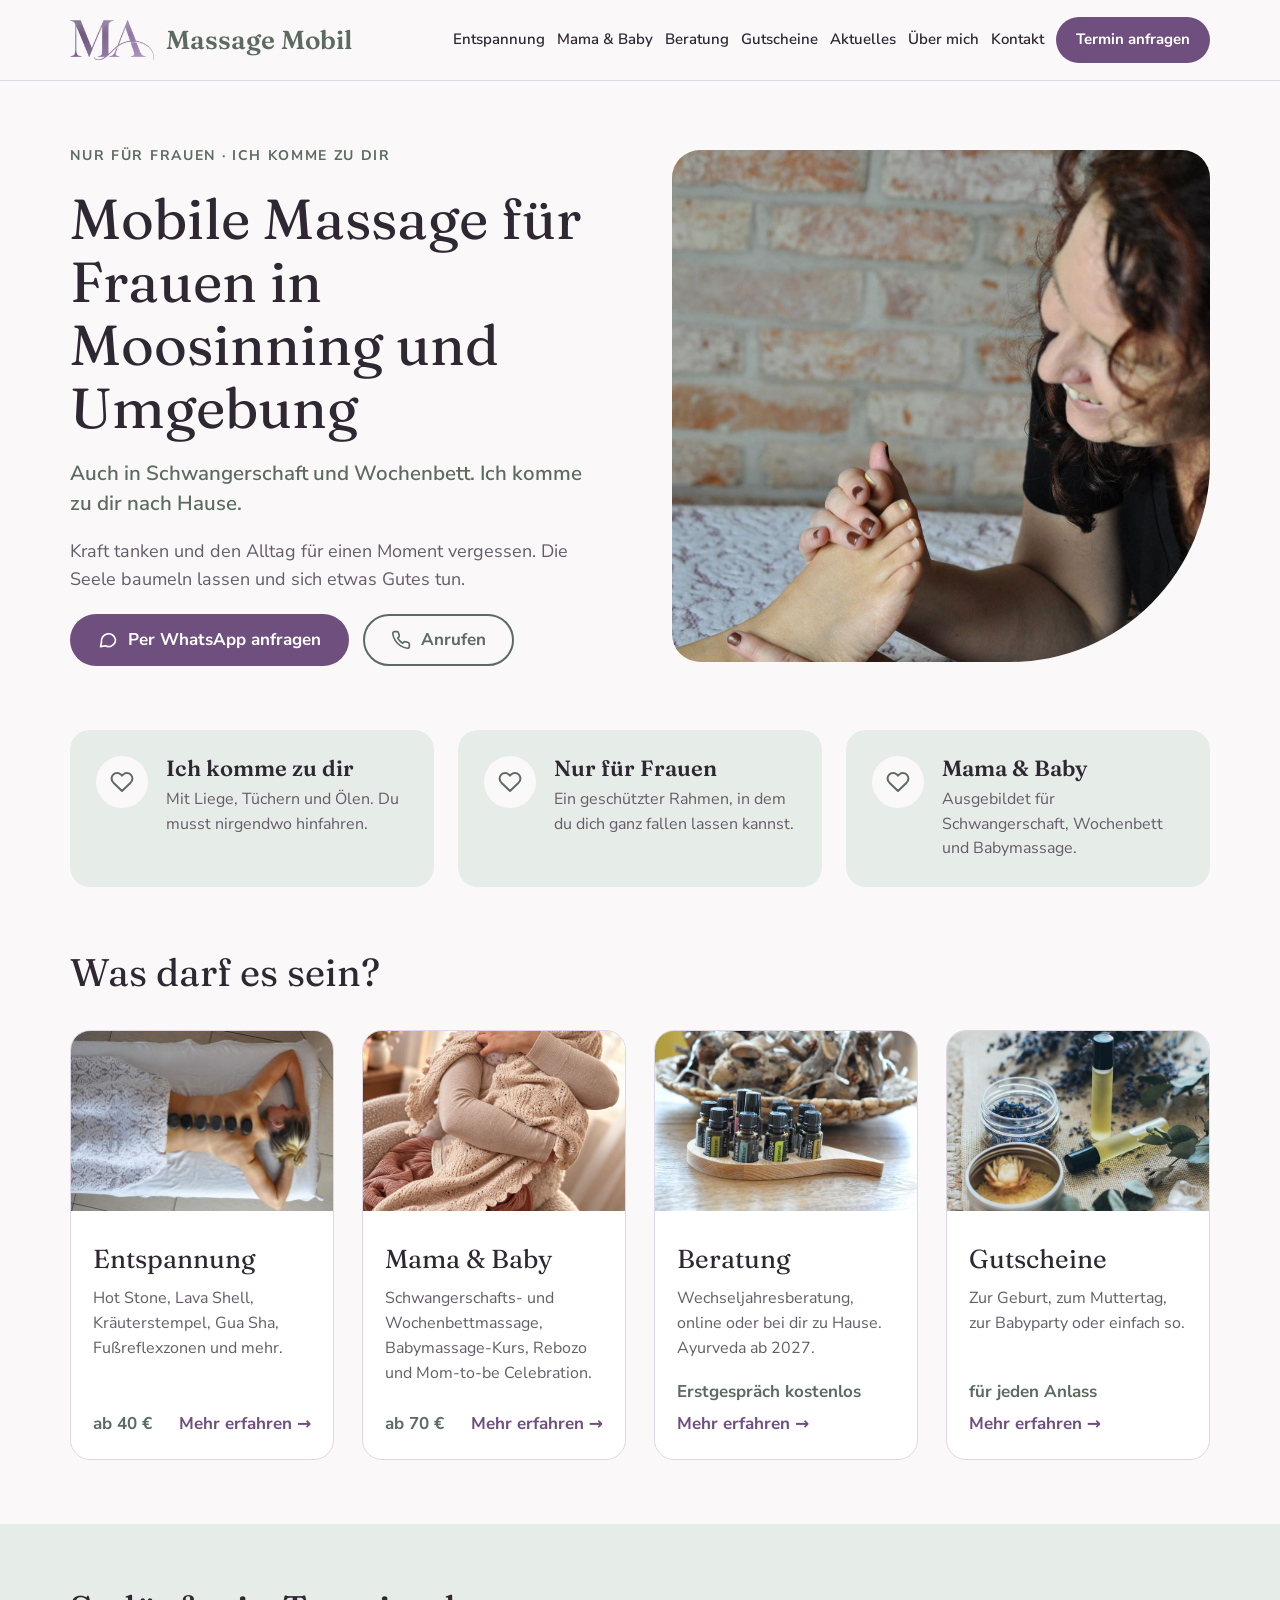
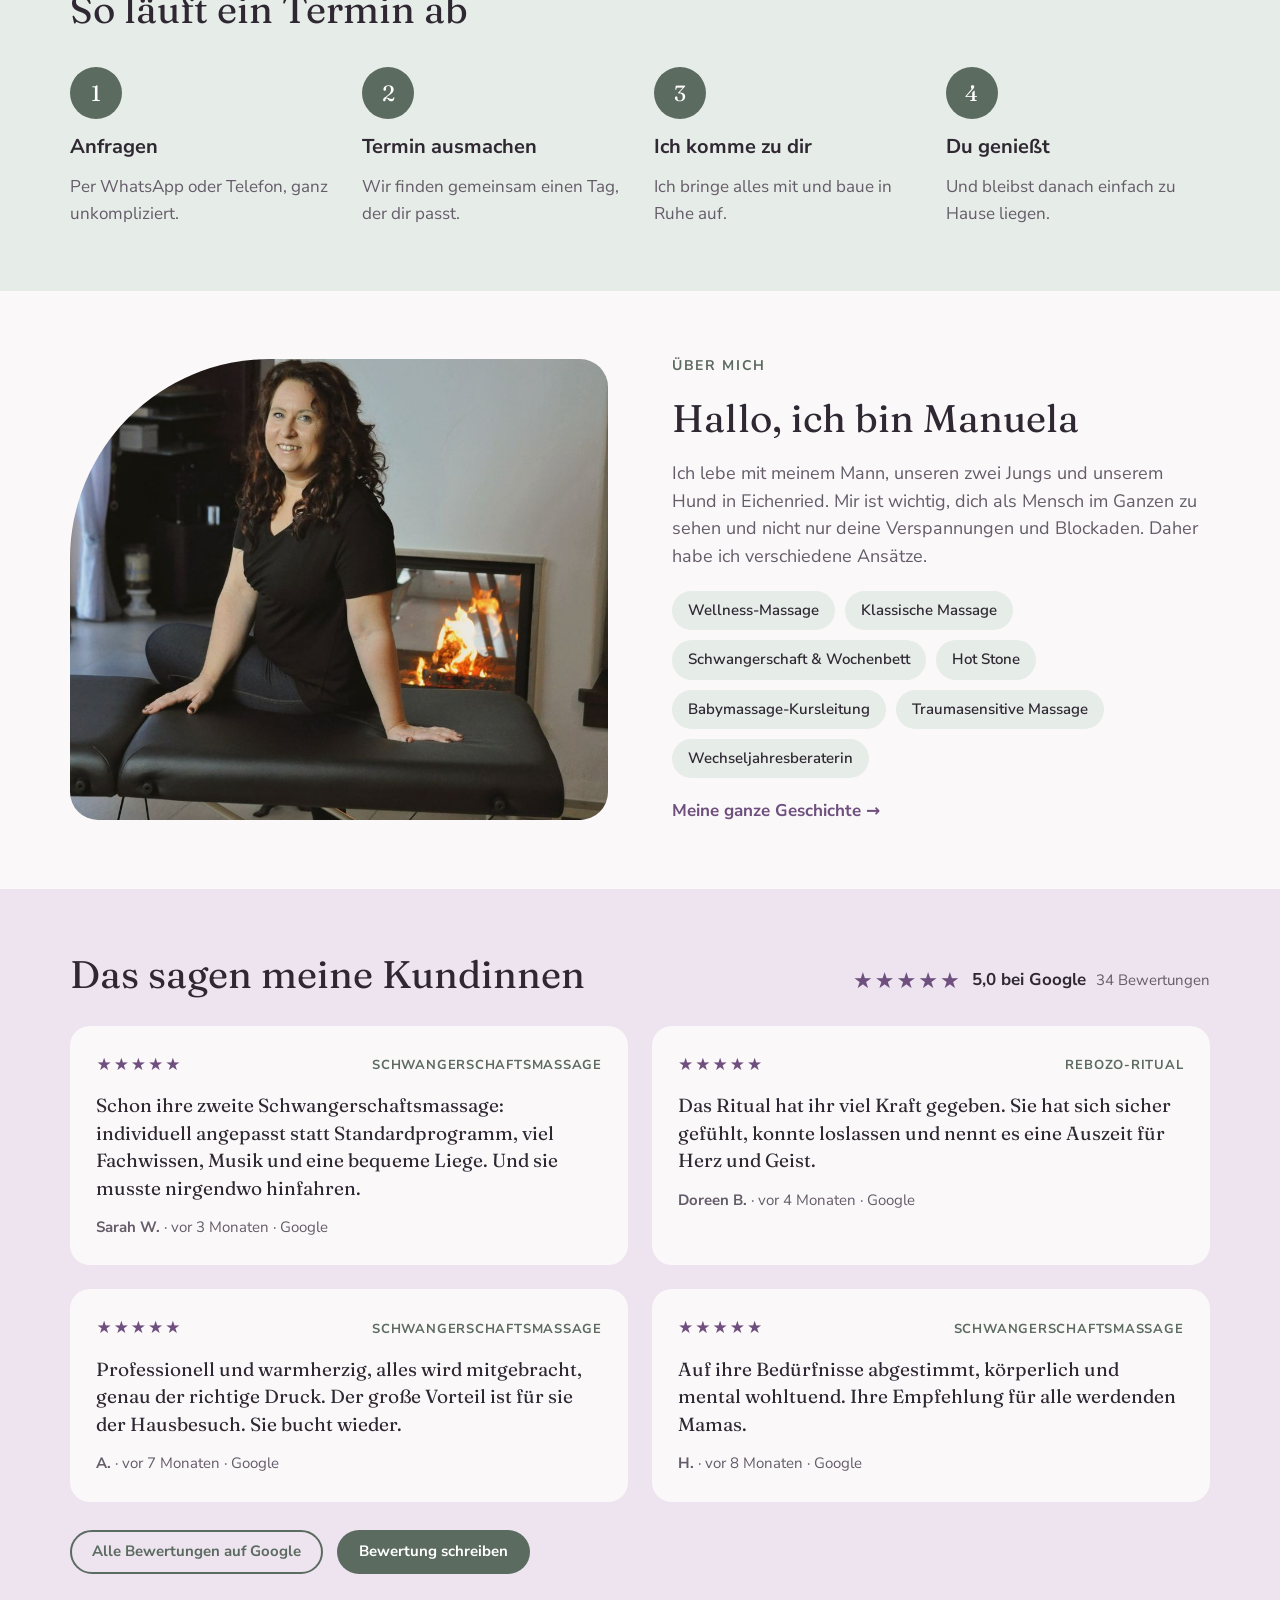
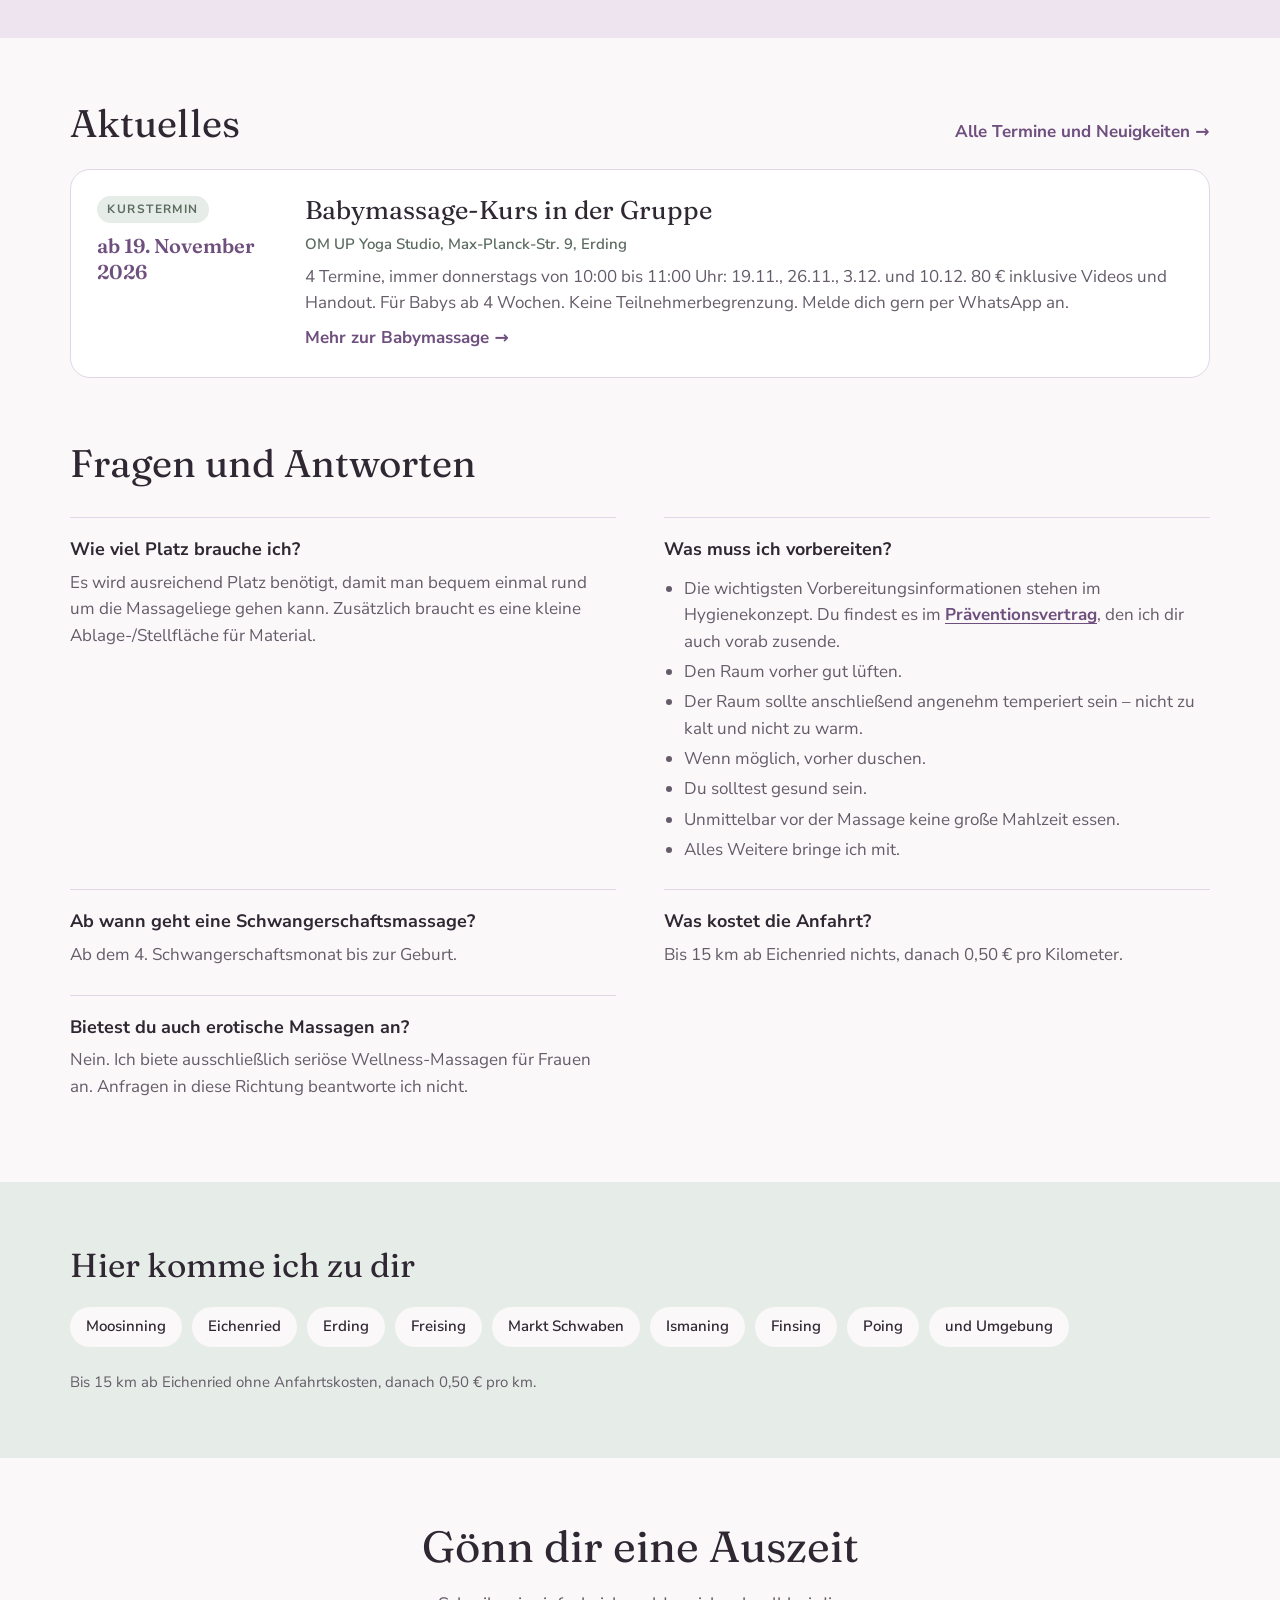
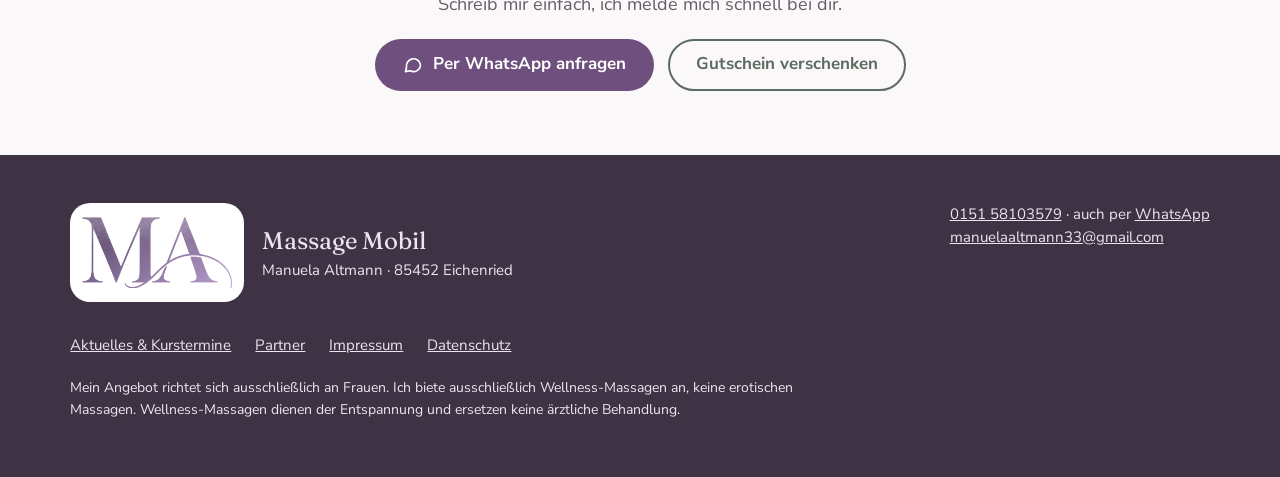
<file: index.html>
<!doctype html>
<html lang="de">
<head>
<meta charset="utf-8">
<meta name="viewport" content="width=device-width, initial-scale=1">
<meta name="robots" content="noindex, nofollow">
<title>Mobile Massage für Frauen in Moosinning · Massage Mobil</title>
<meta name="description" content="Mobile Wellness-Massage nur für Frauen in Moosinning, Erding und Umgebung. Auch Schwangerschafts- und Wochenbettmassage. Manuela kommt zu dir nach Hause.">
<link rel="icon" type="image/png" sizes="192x192" href="bilder/favicon-192.png?v=a40c451e">
<link rel="apple-touch-icon" href="bilder/apple-touch-icon.png?v=20e45960">
<link rel="preload" href="fonts/fraunces-latin-400-normal.woff2" as="font" type="font/woff2" crossorigin>
<link rel="preload" href="fonts/nunito-sans-latin-400-normal.woff2" as="font" type="font/woff2" crossorigin>
<link rel="stylesheet" href="style.css?v=232ca239">
<link rel="canonical" href="https://www.massage-mobil.eu/">
<meta property="og:type" content="website">
<meta property="og:site_name" content="Massage Mobil">
<meta property="og:locale" content="de_DE">
<meta property="og:title" content="Mobile Massage für Frauen in Moosinning · Massage Mobil">
<meta property="og:description" content="Mobile Wellness-Massage nur für Frauen in Moosinning, Erding und Umgebung. Auch Schwangerschafts- und Wochenbettmassage. Manuela kommt zu dir nach Hause.">
<meta property="og:url" content="https://www.massage-mobil.eu/">
<meta property="og:image" content="https://www.massage-mobil.eu/bilder/manuela-liege.jpg">
<meta property="og:image:width" content="1400">
<meta property="og:image:height" content="933">
<meta property="og:image:alt" content="Manuela sitzt lächelnd auf ihrer Massageliege">
<meta name="twitter:card" content="summary_large_image">
<meta name="twitter:title" content="Mobile Massage für Frauen in Moosinning · Massage Mobil">
<meta name="twitter:description" content="Mobile Wellness-Massage nur für Frauen in Moosinning, Erding und Umgebung. Auch Schwangerschafts- und Wochenbettmassage. Manuela kommt zu dir nach Hause.">
<meta name="twitter:image" content="https://www.massage-mobil.eu/bilder/manuela-liege.jpg">
<script type="application/ld+json">
{
 "@context": "https://schema.org",
 "@type": "HealthAndBeautyBusiness",
 "@id": "https://www.massage-mobil.eu/#business",
 "name": "Massage Mobil",
 "url": "https://www.massage-mobil.eu/",
 "image": "https://www.massage-mobil.eu/bilder/manuela-liege.jpg",
 "telephone": "+4915158103579",
 "email": "manuelaaltmann33@gmail.com",
 "address": {
  "@type": "PostalAddress",
  "postalCode": "85452",
  "addressLocality": "Eichenried",
  "addressCountry": "DE"
 },
 "areaServed": [
  {
   "@type": "City",
   "name": "Moosinning"
  },
  {
   "@type": "City",
   "name": "Eichenried"
  },
  {
   "@type": "City",
   "name": "Erding"
  },
  {
   "@type": "City",
   "name": "Freising"
  },
  {
   "@type": "City",
   "name": "Markt Schwaben"
  },
  {
   "@type": "City",
   "name": "Ismaning"
  },
  {
   "@type": "City",
   "name": "Finsing"
  },
  {
   "@type": "City",
   "name": "Poing"
  }
 ],
 "founder": {
  "@type": "Person",
  "name": "Manuela Altmann"
 },
 "openingHoursSpecification": [
  {
   "@type": "OpeningHoursSpecification",
   "dayOfWeek": [
    "Monday",
    "Tuesday",
    "Wednesday",
    "Thursday",
    "Friday"
   ],
   "opens": "09:00",
   "closes": "19:00"
  },
  {
   "@type": "OpeningHoursSpecification",
   "dayOfWeek": [
    "Saturday"
   ],
   "opens": "10:00",
   "closes": "14:00"
  }
 ]
}
</script>
</head>
<body>
<a class="skip-link" href="#inhalt">Zum Inhalt springen</a>
<header class="site-header">
<div class="wrap">
<a class="logo" href="index.html"><img src="bilder/logo-ma-flieder-2x.png?v=e991f723" alt="" width="84" height="40" decoding="async"><span class="logo-txt"><b>Massage Mobil</b></span></a>
<button class="menu-btn" type="button" aria-label="Menü öffnen" aria-expanded="false" aria-controls="nav"><svg width="22" height="22" viewBox="0 0 24 24" fill="none" stroke="currentColor" stroke-width="2" stroke-linecap="round" aria-hidden="true"><path d="M4 7h16M4 12h16M4 17h16"/></svg></button>
<nav class="nav" id="nav" aria-label="Hauptmenü">
<a href="entspannung.html">Entspannung</a>
<a href="mama-baby.html">Mama &amp; Baby</a>
<a href="beratung.html">Beratung</a>
<a href="gutscheine.html">Gutscheine</a>
<a href="aktuelles.html">Aktuelles</a>
<a href="ueber-mich.html">Über mich</a>
<a href="kontakt.html">Kontakt</a>
<a class="btn btn-primary" href="kontakt.html">Termin anfragen</a>
</nav>
</div>
</header>
<main id="inhalt" tabindex="-1">

<section class="wrap section grid-2">
<div class="stack">
<div class="kicker">Nur für Frauen · Ich komme zu dir</div>
<h1>Mobile Massage für Frauen in Moosinning und Umgebung</h1>
<p class="lead">Auch in Schwangerschaft und Wochenbett. Ich komme zu dir nach Hause.</p>
<p class="muted fs-18">Kraft tanken und den Alltag für einen Moment vergessen. Die Seele baumeln lassen und sich etwas Gutes tun.</p>
<div class="btns"><a class="btn btn-primary" href="https://wa.me/4915158103579?text=Hallo%20Manuela%2C%20ich%20interessiere%20mich%20f%C3%BCr%20einen%20Massagetermin." target="_blank" rel="noopener"><svg viewBox="0 0 24 24" fill="none" stroke="currentColor" stroke-width="2" stroke-linecap="round" stroke-linejoin="round" aria-hidden="true"><path d="M21 11.5a8.4 8.4 0 0 1-12.4 7.4L3 20l1.2-5.3A8.4 8.4 0 1 1 21 11.5z"/></svg>Per WhatsApp anfragen</a><a class="btn btn-outline" href="tel:+4915158103579"><svg viewBox="0 0 24 24" fill="none" stroke="currentColor" stroke-width="2" stroke-linecap="round" stroke-linejoin="round" aria-hidden="true"><path d="M22 16.9v3a2 2 0 0 1-2.2 2 19.8 19.8 0 0 1-8.6-3.1 19.5 19.5 0 0 1-6-6A19.8 19.8 0 0 1 2.1 4.2 2 2 0 0 1 4.1 2h3a2 2 0 0 1 2 1.7c.1.9.4 1.8.7 2.7a2 2 0 0 1-.5 2.1L8 9.8a16 16 0 0 0 6 6l1.3-1.3a2 2 0 0 1 2.1-.5c.9.3 1.8.6 2.7.7a2 2 0 0 1 1.7 2z"/></svg>Anrufen</a></div>
</div>
<img class="pic pic-leaf hero-img h-hero-xl pos-45" src="bilder/manuela-fussmassage.jpg?v=0d9204e4" alt="Manuela massiert lächelnd den Fuß einer Kundin" width="930" height="1400" decoding="async">
</section>

<section class="wrap grid-3">
<div class="tile"><div class="ico"><svg viewBox="0 0 24 24" fill="none" stroke="currentColor" stroke-width="2" stroke-linecap="round" stroke-linejoin="round" aria-hidden="true"><path d="M20.8 4.6a5.5 5.5 0 0 0-7.8 0L12 5.7l-1-1.1a5.5 5.5 0 0 0-7.8 7.8l1 1.1L12 21l7.8-7.5 1-1.1a5.5 5.5 0 0 0 0-7.8z"/></svg></div><div><h2 class="tile-title">Ich komme zu dir</h2><p class="muted fs-16">Mit Liege, Tüchern und Ölen. Du musst nirgendwo hinfahren.</p></div></div>
<div class="tile"><div class="ico"><svg viewBox="0 0 24 24" fill="none" stroke="currentColor" stroke-width="2" stroke-linecap="round" stroke-linejoin="round" aria-hidden="true"><path d="M20.8 4.6a5.5 5.5 0 0 0-7.8 0L12 5.7l-1-1.1a5.5 5.5 0 0 0-7.8 7.8l1 1.1L12 21l7.8-7.5 1-1.1a5.5 5.5 0 0 0 0-7.8z"/></svg></div><div><h2 class="tile-title">Nur für Frauen</h2><p class="muted fs-16">Ein geschützter Rahmen, in dem du dich ganz fallen lassen kannst.</p></div></div>
<div class="tile"><div class="ico"><svg viewBox="0 0 24 24" fill="none" stroke="currentColor" stroke-width="2" stroke-linecap="round" stroke-linejoin="round" aria-hidden="true"><path d="M20.8 4.6a5.5 5.5 0 0 0-7.8 0L12 5.7l-1-1.1a5.5 5.5 0 0 0-7.8 7.8l1 1.1L12 21l7.8-7.5 1-1.1a5.5 5.5 0 0 0 0-7.8z"/></svg></div><div><h2 class="tile-title">Mama &amp; Baby</h2><p class="muted fs-16">Ausgebildet für Schwangerschaft, Wochenbett und Babymassage.</p></div></div>
</section>

<section class="wrap section stack gap-36">
<h2>Was darf es sein?</h2>
<div class="grid-4 angebote">
<a class="card card-img" href="entspannung.html"><img src="bilder/hot-stone-klein.jpg?v=3153974c" alt="Hot-Stone-Massage mit warmen Steinen auf dem Rücken" width="720" height="361" loading="lazy" decoding="async"><div class="body"><h3>Entspannung</h3><p class="muted">Hot Stone, Lava Shell, Kräuterstempel, Gua Sha, Fußreflexzonen und mehr.</p><div class="row"><span class="c-main">ab 40 €</span><span class="c-btn">Mehr erfahren →</span></div></div></a>
<a class="card card-img" href="mama-baby.html"><img src="bilder/mama-strickdecke-klein.jpg?v=b514a732" alt="Mama hält ihr Baby in einer Strickdecke im Arm" width="720" height="766" loading="lazy" decoding="async"><div class="body"><h3>Mama &amp; Baby</h3><p class="muted">Schwangerschafts- und Wochenbettmassage, Babymassage-Kurs, Rebozo und Mom-to-be Celebration.</p><div class="row"><span class="c-main">ab 70 €</span><span class="c-btn">Mehr erfahren →</span></div></div></a>
<a class="card card-img" href="beratung.html"><img src="bilder/oele-holzstaender-klein.jpg?v=358dae76" alt="Ätherische Öle in einem Holzständer" width="720" height="478" loading="lazy" decoding="async"><div class="body"><h3>Beratung</h3><p class="muted">Wechseljahresberatung, online oder bei dir zu Hause. Ayurveda ab 2027.</p><div class="row"><span class="c-main">Erstgespräch kostenlos</span><span class="c-btn">Mehr erfahren →</span></div></div></a>
<a class="card card-img" href="gutscheine.html"><img src="bilder/aromaoele-klein.jpg?v=de03c396" alt="Aromaöle mit Lavendel" width="720" height="1080" loading="lazy" decoding="async"><div class="body"><h3>Gutscheine</h3><p class="muted">Zur Geburt, zum Muttertag, zur Babyparty oder einfach so.</p><div class="row"><span class="c-main">für jeden Anlass</span><span class="c-btn">Mehr erfahren →</span></div></div></a>
</div>
</section>

<section class="bg-soft2"><div class="wrap section stack gap-36">
<h2>So läuft ein Termin ab</h2>
<div class="grid-4">
<div class="step"><div class="num">1</div><b class="fs-20">Anfragen</b><p class="muted">Per WhatsApp oder Telefon, ganz unkompliziert.</p></div>
<div class="step"><div class="num">2</div><b class="fs-20">Termin ausmachen</b><p class="muted">Wir finden gemeinsam einen Tag, der dir passt.</p></div>
<div class="step"><div class="num">3</div><b class="fs-20">Ich komme zu dir</b><p class="muted">Ich bringe alles mit und baue in Ruhe auf.</p></div>
<div class="step"><div class="num">4</div><b class="fs-20">Du genießt</b><p class="muted">Und bleibst danach einfach zu Hause liegen.</p></div>
</div>
</div></section>

<section class="wrap section grid-2">
<img class="pic pic-leaf-l h-side pos-30" src="bilder/manuela-liege.jpg?v=34913e61" alt="Manuela sitzt lächelnd auf ihrer Massageliege vor dem Kamin" width="933" height="1400" loading="lazy" decoding="async">
<div class="stack">
<div class="kicker">Über mich</div>
<h2>Hallo, ich bin Manuela</h2>
<p class="muted fs-18">Ich lebe mit meinem Mann, unseren zwei Jungs und unserem Hund in Eichenried. Mir ist wichtig, dich als Mensch im Ganzen zu sehen und nicht nur deine Verspannungen und Blockaden. Daher habe ich verschiedene Ansätze.</p>
<div class="chips"><span class="chip chip-soft">Wellness-Massage</span><span class="chip chip-soft">Klassische Massage</span><span class="chip chip-soft">Schwangerschaft &amp; Wochenbett</span><span class="chip chip-soft">Hot Stone</span><span class="chip chip-soft">Babymassage-Kursleitung</span><span class="chip chip-soft">Traumasensitive Massage</span><span class="chip chip-soft">Wechseljahresberaterin</span></div>
<a class="more" href="ueber-mich.html">Meine ganze Geschichte →</a>
</div>
</section>

<section class="bg-soft"><div class="wrap section stack gap-28">
<div class="reviews-head"><h2>Das sagen meine Kundinnen</h2><div class="review-score"><span class="stars fs-22" aria-hidden="true">★★★★★</span><b>5,0 bei Google</b><span class="muted fs-15">34 Bewertungen</span></div></div>
<div class="grid-2 gap-24 items-stretch">
<figure class="review"><div class="review-top"><div class="stars" role="img" aria-label="5 von 5 Sternen">★★★★★</div><span class="review-thema">Schwangerschaftsmassage</span></div><p class="review-text">Schon ihre zweite Schwangerschaftsmassage: individuell angepasst statt Standardprogramm, viel Fachwissen, Musik und eine bequeme Liege. Und sie musste nirgendwo hinfahren.</p><figcaption><b>Sarah W.</b> · vor 3 Monaten · Google</figcaption></figure>
<figure class="review"><div class="review-top"><div class="stars" role="img" aria-label="5 von 5 Sternen">★★★★★</div><span class="review-thema">Rebozo-Ritual</span></div><p class="review-text">Das Ritual hat ihr viel Kraft gegeben. Sie hat sich sicher gefühlt, konnte loslassen und nennt es eine Auszeit für Herz und Geist.</p><figcaption><b>Doreen B.</b> · vor 4 Monaten · Google</figcaption></figure>
<figure class="review"><div class="review-top"><div class="stars" role="img" aria-label="5 von 5 Sternen">★★★★★</div><span class="review-thema">Schwangerschaftsmassage</span></div><p class="review-text">Professionell und warmherzig, alles wird mitgebracht, genau der richtige Druck. Der große Vorteil ist für sie der Hausbesuch. Sie bucht wieder.</p><figcaption><b>A.</b> · vor 7 Monaten · Google</figcaption></figure>
<figure class="review"><div class="review-top"><div class="stars" role="img" aria-label="5 von 5 Sternen">★★★★★</div><span class="review-thema">Schwangerschaftsmassage</span></div><p class="review-text">Auf ihre Bedürfnisse abgestimmt, körperlich und mental wohltuend. Ihre Empfehlung für alle werdenden Mamas.</p><figcaption><b>H.</b> · vor 8 Monaten · Google</figcaption></figure>
</div>
<div class="bar">

<div class="btns"><a class="btn btn-outline btn-small" href="https://www.google.com/maps?cid=15154491543916767413" target="_blank" rel="noopener">Alle Bewertungen auf Google</a><a class="btn btn-green btn-small" href="https://www.google.com/maps?cid=15154491543916767413" target="_blank" rel="noopener">Bewertung schreiben</a></div>
</div>
</div></section>

<section class="wrap section stack gap-24">
<div class="reviews-head"><h2>Aktuelles</h2><a class="more" href="aktuelles.html">Alle Termine und Neuigkeiten →</a></div>
<article class="news"><div class="news-date"><span class="news-tag">Kurstermin</span><b>ab 19. November 2026</b></div><div class="stack gap-8 min-w-0"><h3 class="news-title">Babymassage-Kurs in der Gruppe</h3><p class="news-ort">OM UP Yoga Studio, Max-Planck-Str. 9, Erding</p><p class="muted">4 Termine, immer donnerstags von 10:00 bis 11:00 Uhr: 19.11., 26.11., 3.12. und 10.12. 80 € inklusive Videos und Handout. Für Babys ab 4 Wochen. Keine Teilnehmerbegrenzung. Melde dich gern per WhatsApp an.</p><a class="more" href="mama-baby.html#baby">Mehr zur Babymassage →</a></div></article>
</section>

<section class="wrap section stack gap-32 pt-0">
<h2>Fragen und Antworten</h2>
<div class="faq"><div><b>Wie viel Platz brauche ich?</b><div class="muted">Es wird ausreichend Platz benötigt, damit man bequem einmal rund um die Massageliege gehen kann. Zusätzlich braucht es eine kleine Ablage-/Stellfläche für Material.</div></div><div><b>Was muss ich vorbereiten?</b><div class="muted"><ul class="liste"><li>Die wichtigsten Vorbereitungsinformationen stehen im Hygienekonzept. Du findest es im <a class="inline-link" href="unterlagen/praeventionsvertrag-wellness.pdf?v=b7d79fe4" target="_blank" rel="noopener">Präventionsvertrag</a>, den ich dir auch vorab zusende.</li><li>Den Raum vorher gut lüften.</li><li>Der Raum sollte anschließend angenehm temperiert sein – nicht zu kalt und nicht zu warm.</li><li>Wenn möglich, vorher duschen.</li><li>Du solltest gesund sein.</li><li>Unmittelbar vor der Massage keine große Mahlzeit essen.</li><li>Alles Weitere bringe ich mit.</li></ul></div></div><div><b>Ab wann geht eine Schwangerschaftsmassage?</b><div class="muted">Ab dem 4. Schwangerschaftsmonat bis zur Geburt.</div></div><div><b>Was kostet die Anfahrt?</b><div class="muted">Bis 15 km ab Eichenried nichts, danach 0,50 € pro Kilometer.</div></div><div><b>Bietest du auch erotische Massagen an?</b><div class="muted">Nein. Ich biete ausschließlich seriöse Wellness-Massagen für Frauen an. Anfragen in diese Richtung beantworte ich nicht.</div></div></div>
</section>

<section class="bg-soft2"><div class="wrap section stack gap-24">
<h2 class="h2-sm">Hier komme ich zu dir</h2>
<div class="chips"><span class="chip">Moosinning</span><span class="chip">Eichenried</span><span class="chip">Erding</span><span class="chip">Freising</span><span class="chip">Markt Schwaben</span><span class="chip">Ismaning</span><span class="chip">Finsing</span><span class="chip">Poing</span><span class="chip">und Umgebung</span></div>
<p class="muted fs-15">Bis 15 km ab Eichenried ohne Anfahrtskosten, danach 0,50 € pro km.</p>
</div></section>

<section class="wrap section stack center">
<h2 class="h2-lg">Gönn dir eine Auszeit</h2>
<p class="muted fs-18">Schreib mir einfach, ich melde mich schnell bei dir.</p>
<div class="btns justify-center"><a class="btn btn-primary" href="https://wa.me/4915158103579?text=Hallo%20Manuela%2C%20ich%20interessiere%20mich%20f%C3%BCr%20einen%20Massagetermin." target="_blank" rel="noopener"><svg viewBox="0 0 24 24" fill="none" stroke="currentColor" stroke-width="2" stroke-linecap="round" stroke-linejoin="round" aria-hidden="true"><path d="M21 11.5a8.4 8.4 0 0 1-12.4 7.4L3 20l1.2-5.3A8.4 8.4 0 1 1 21 11.5z"/></svg>Per WhatsApp anfragen</a><a class="btn btn-outline" href="gutscheine.html">Gutschein verschenken</a></div>
</section>

</main>
<footer class="site-footer">
<div class="wrap">
<div class="top">
<div class="foot-brand"><span class="foot-mark"><img src="bilder/logo-ma-flieder-2x.png?v=e991f723" alt="" height="69" width="146" loading="lazy" decoding="async"></span><div><div class="name">Massage Mobil</div><div>Manuela Altmann · 85452 Eichenried</div></div></div>
<div><div><a href="tel:+4915158103579">0151 58103579</a> · auch per <a href="https://wa.me/4915158103579?text=Hallo%20Manuela%2C%20ich%20interessiere%20mich%20f%C3%BCr%20einen%20Massagetermin." target="_blank" rel="noopener">WhatsApp</a></div><div><a href="mailto:manuelaaltmann33@gmail.com">manuelaaltmann33@gmail.com</a></div></div>
<div class="foot-links"><a href="aktuelles.html">Aktuelles &amp; Kurstermine</a><a href="partner.html">Partner</a><a href="impressum.html">Impressum</a><a href="datenschutz.html">Datenschutz</a></div>
</div>
<p class="legal">Mein Angebot richtet sich ausschließlich an Frauen. Ich biete ausschließlich Wellness-Massagen an, keine erotischen Massagen. Wellness-Massagen dienen der Entspannung und ersetzen keine ärztliche Behandlung.</p>
</div>
</footer>
<div class="mobile-bar"><a class="btn btn-primary" href="https://wa.me/4915158103579?text=Hallo%20Manuela%2C%20ich%20interessiere%20mich%20f%C3%BCr%20einen%20Massagetermin." target="_blank" rel="noopener"><svg viewBox="0 0 24 24" fill="none" stroke="currentColor" stroke-width="2" stroke-linecap="round" stroke-linejoin="round" aria-hidden="true"><path d="M21 11.5a8.4 8.4 0 0 1-12.4 7.4L3 20l1.2-5.3A8.4 8.4 0 1 1 21 11.5z"/></svg>WhatsApp</a><a class="btn btn-outline" href="tel:+4915158103579"><svg viewBox="0 0 24 24" fill="none" stroke="currentColor" stroke-width="2" stroke-linecap="round" stroke-linejoin="round" aria-hidden="true"><path d="M22 16.9v3a2 2 0 0 1-2.2 2 19.8 19.8 0 0 1-8.6-3.1 19.5 19.5 0 0 1-6-6A19.8 19.8 0 0 1 2.1 4.2 2 2 0 0 1 4.1 2h3a2 2 0 0 1 2 1.7c.1.9.4 1.8.7 2.7a2 2 0 0 1-.5 2.1L8 9.8a16 16 0 0 0 6 6l1.3-1.3a2 2 0 0 1 2.1-.5c.9.3 1.8.6 2.7.7a2 2 0 0 1 1.7 2z"/></svg>Anrufen</a></div>
<script>
const b=document.querySelector('.menu-btn'),n=document.getElementById('nav');
const set=o=>{n.classList.toggle('open',o);b.setAttribute('aria-expanded',o);b.setAttribute('aria-label',o?'Menü schließen':'Menü öffnen')};
b.addEventListener('click',()=>set(!n.classList.contains('open')));
document.addEventListener('keydown',e=>{if(e.key==='Escape'&&n.classList.contains('open')){set(false);b.focus()}});
</script>
</body>
</html>
</file>
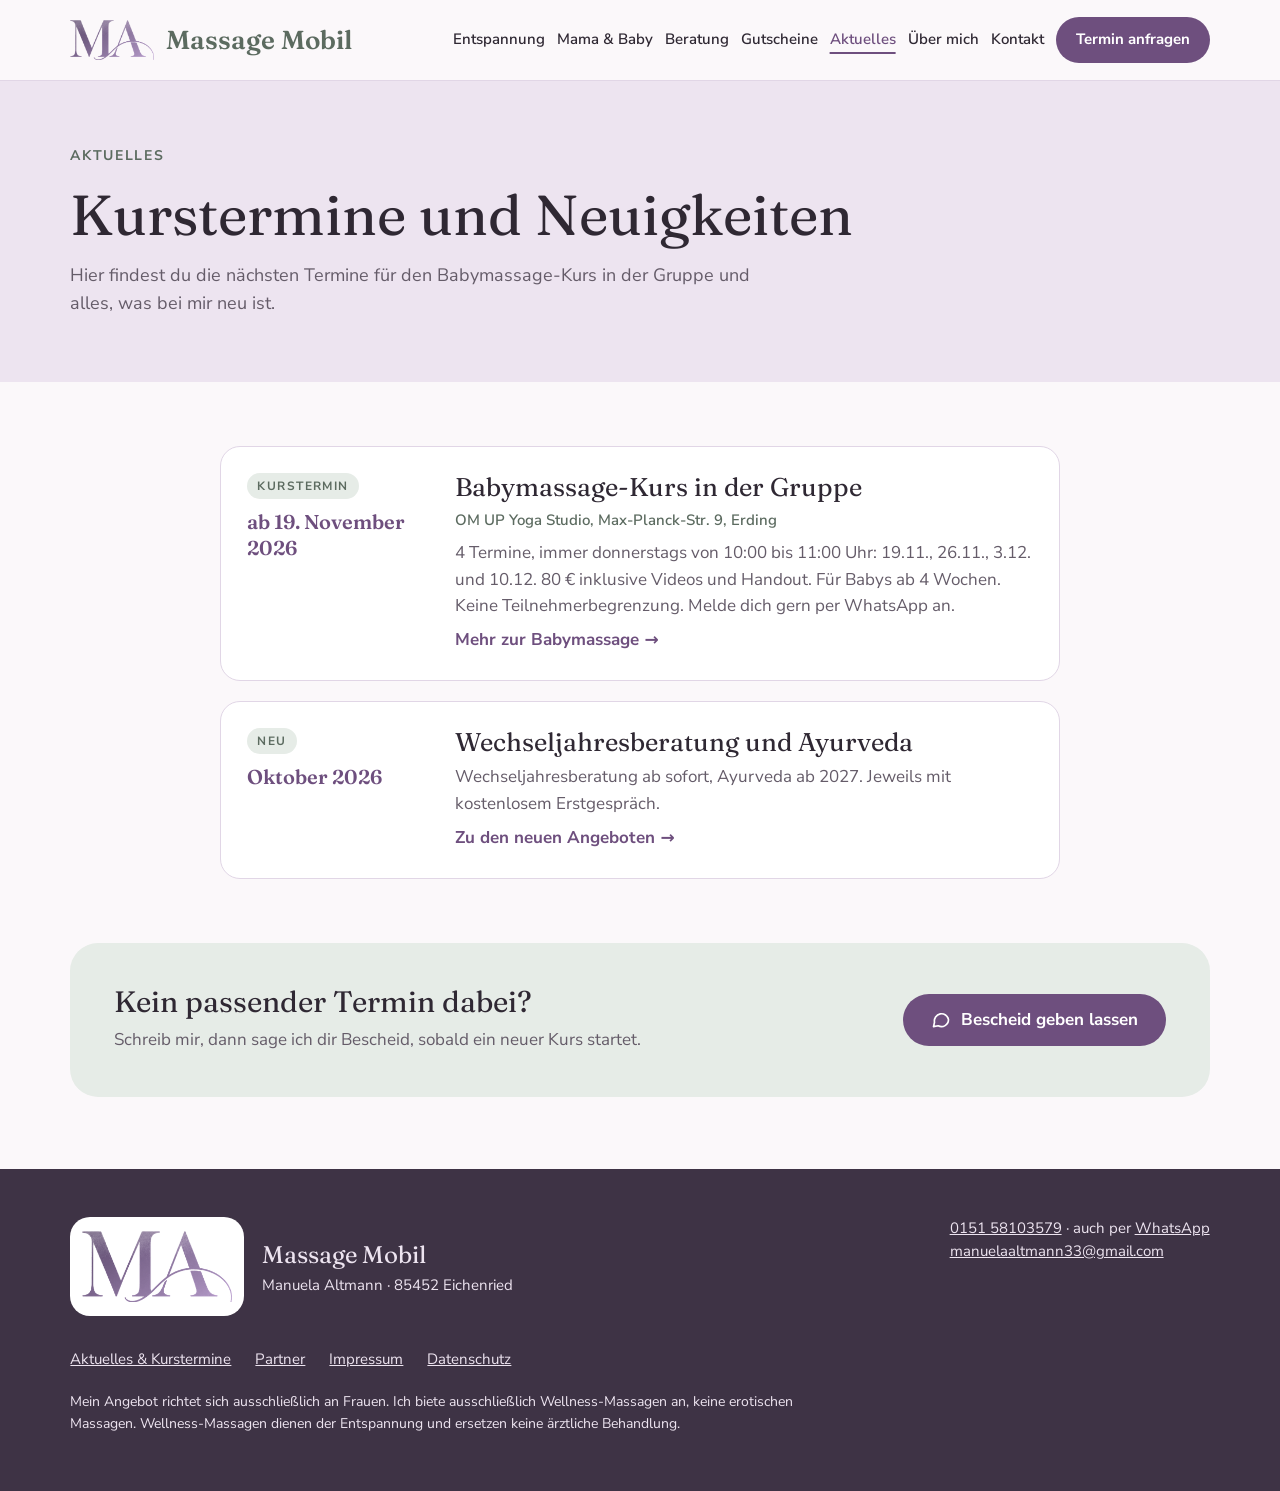
<file: aktuelles.html>
<!doctype html>
<html lang="de">
<head>
<meta charset="utf-8">
<meta name="viewport" content="width=device-width, initial-scale=1">
<meta name="robots" content="noindex, nofollow">
<title>Aktuelles und Kurstermine · Massage Mobil</title>
<meta name="description" content="Neue Kurstermine für Babymassage und Neuigkeiten von Massage Mobil, Manuela Altmann, Eichenried.">
<link rel="icon" type="image/png" sizes="192x192" href="bilder/favicon-192.png?v=a40c451e">
<link rel="apple-touch-icon" href="bilder/apple-touch-icon.png?v=20e45960">
<link rel="preload" href="fonts/fraunces-latin-400-normal.woff2" as="font" type="font/woff2" crossorigin>
<link rel="preload" href="fonts/nunito-sans-latin-400-normal.woff2" as="font" type="font/woff2" crossorigin>
<link rel="stylesheet" href="style.css?v=232ca239">
<link rel="canonical" href="https://www.massage-mobil.eu/aktuelles.html">
<meta property="og:type" content="website">
<meta property="og:site_name" content="Massage Mobil">
<meta property="og:locale" content="de_DE">
<meta property="og:title" content="Aktuelles und Kurstermine · Massage Mobil">
<meta property="og:description" content="Neue Kurstermine für Babymassage und Neuigkeiten von Massage Mobil, Manuela Altmann, Eichenried.">
<meta property="og:url" content="https://www.massage-mobil.eu/aktuelles.html">
<meta property="og:image" content="https://www.massage-mobil.eu/bilder/manuela-liege.jpg">
<meta property="og:image:width" content="1400">
<meta property="og:image:height" content="933">
<meta property="og:image:alt" content="Manuela sitzt lächelnd auf ihrer Massageliege">
<meta name="twitter:card" content="summary_large_image">
<meta name="twitter:title" content="Aktuelles und Kurstermine · Massage Mobil">
<meta name="twitter:description" content="Neue Kurstermine für Babymassage und Neuigkeiten von Massage Mobil, Manuela Altmann, Eichenried.">
<meta name="twitter:image" content="https://www.massage-mobil.eu/bilder/manuela-liege.jpg">
</head>
<body>
<a class="skip-link" href="#inhalt">Zum Inhalt springen</a>
<header class="site-header">
<div class="wrap">
<a class="logo" href="index.html"><img src="bilder/logo-ma-flieder-2x.png?v=e991f723" alt="" width="84" height="40" decoding="async"><span class="logo-txt"><b>Massage Mobil</b></span></a>
<button class="menu-btn" type="button" aria-label="Menü öffnen" aria-expanded="false" aria-controls="nav"><svg width="22" height="22" viewBox="0 0 24 24" fill="none" stroke="currentColor" stroke-width="2" stroke-linecap="round" aria-hidden="true"><path d="M4 7h16M4 12h16M4 17h16"/></svg></button>
<nav class="nav" id="nav" aria-label="Hauptmenü">
<a href="entspannung.html">Entspannung</a>
<a href="mama-baby.html">Mama &amp; Baby</a>
<a href="beratung.html">Beratung</a>
<a href="gutscheine.html">Gutscheine</a>
<a href="aktuelles.html" aria-current="page">Aktuelles</a>
<a href="ueber-mich.html">Über mich</a>
<a href="kontakt.html">Kontakt</a>
<a class="btn btn-primary" href="kontakt.html">Termin anfragen</a>
</nav>
</div>
</header>
<main id="inhalt" tabindex="-1">

<section class="bg-soft"><div class="wrap section stack gap-16">
<div class="kicker">Aktuelles</div>
<h1>Kurstermine und Neuigkeiten</h1>
<p class="muted fs-18 maxw-680">Hier findest du die nächsten Termine für den Babymassage-Kurs in der Gruppe und alles, was bei mir neu ist.</p>
</div></section>
<section class="wrap section stack gap-20 maxw-980">
<article class="news"><div class="news-date"><span class="news-tag">Kurstermin</span><b>ab 19. November 2026</b></div><div class="stack gap-8 min-w-0"><h2 class="news-title">Babymassage-Kurs in der Gruppe</h2><p class="news-ort">OM UP Yoga Studio, Max-Planck-Str. 9, Erding</p><p class="muted">4 Termine, immer donnerstags von 10:00 bis 11:00 Uhr: 19.11., 26.11., 3.12. und 10.12. 80 € inklusive Videos und Handout. Für Babys ab 4 Wochen. Keine Teilnehmerbegrenzung. Melde dich gern per WhatsApp an.</p><a class="more" href="mama-baby.html#baby">Mehr zur Babymassage →</a></div></article>
<article class="news"><div class="news-date"><span class="news-tag">Neu</span><b>Oktober 2026</b></div><div class="stack gap-8 min-w-0"><h2 class="news-title">Wechseljahresberatung und Ayurveda</h2><p class="muted">Wechseljahresberatung ab sofort, Ayurveda ab 2027. Jeweils mit kostenlosem Erstgespräch.</p><a class="more" href="beratung.html">Zu den neuen Angeboten →</a></div></article>

</section>
<div class="wrap pb-72"><div class="bg-soft2 cta-box bar gap-32">
<div class="stack gap-8 min-w-0"><h3 class="h3-lg">Kein passender Termin dabei?</h3><p class="muted">Schreib mir, dann sage ich dir Bescheid, sobald ein neuer Kurs startet.</p></div>
<a class="btn btn-primary" href="https://wa.me/4915158103579?text=Hallo%20Manuela%2C%20ich%20interessiere%20mich%20f%C3%BCr%20einen%20Massagetermin." target="_blank" rel="noopener"><svg viewBox="0 0 24 24" fill="none" stroke="currentColor" stroke-width="2" stroke-linecap="round" stroke-linejoin="round" aria-hidden="true"><path d="M21 11.5a8.4 8.4 0 0 1-12.4 7.4L3 20l1.2-5.3A8.4 8.4 0 1 1 21 11.5z"/></svg>Bescheid geben lassen</a>
</div></div>

</main>
<footer class="site-footer">
<div class="wrap">
<div class="top">
<div class="foot-brand"><span class="foot-mark"><img src="bilder/logo-ma-flieder-2x.png?v=e991f723" alt="" height="69" width="146" decoding="async"></span><div><div class="name">Massage Mobil</div><div>Manuela Altmann · 85452 Eichenried</div></div></div>
<div><div><a href="tel:+4915158103579">0151 58103579</a> · auch per <a href="https://wa.me/4915158103579?text=Hallo%20Manuela%2C%20ich%20interessiere%20mich%20f%C3%BCr%20einen%20Massagetermin." target="_blank" rel="noopener">WhatsApp</a></div><div><a href="mailto:manuelaaltmann33@gmail.com">manuelaaltmann33@gmail.com</a></div></div>
<div class="foot-links"><a href="aktuelles.html">Aktuelles &amp; Kurstermine</a><a href="partner.html">Partner</a><a href="impressum.html">Impressum</a><a href="datenschutz.html">Datenschutz</a></div>
</div>
<p class="legal">Mein Angebot richtet sich ausschließlich an Frauen. Ich biete ausschließlich Wellness-Massagen an, keine erotischen Massagen. Wellness-Massagen dienen der Entspannung und ersetzen keine ärztliche Behandlung.</p>
</div>
</footer>
<div class="mobile-bar"><a class="btn btn-primary" href="https://wa.me/4915158103579?text=Hallo%20Manuela%2C%20ich%20interessiere%20mich%20f%C3%BCr%20einen%20Massagetermin." target="_blank" rel="noopener"><svg viewBox="0 0 24 24" fill="none" stroke="currentColor" stroke-width="2" stroke-linecap="round" stroke-linejoin="round" aria-hidden="true"><path d="M21 11.5a8.4 8.4 0 0 1-12.4 7.4L3 20l1.2-5.3A8.4 8.4 0 1 1 21 11.5z"/></svg>WhatsApp</a><a class="btn btn-outline" href="tel:+4915158103579"><svg viewBox="0 0 24 24" fill="none" stroke="currentColor" stroke-width="2" stroke-linecap="round" stroke-linejoin="round" aria-hidden="true"><path d="M22 16.9v3a2 2 0 0 1-2.2 2 19.8 19.8 0 0 1-8.6-3.1 19.5 19.5 0 0 1-6-6A19.8 19.8 0 0 1 2.1 4.2 2 2 0 0 1 4.1 2h3a2 2 0 0 1 2 1.7c.1.9.4 1.8.7 2.7a2 2 0 0 1-.5 2.1L8 9.8a16 16 0 0 0 6 6l1.3-1.3a2 2 0 0 1 2.1-.5c.9.3 1.8.6 2.7.7a2 2 0 0 1 1.7 2z"/></svg>Anrufen</a></div>
<script>
const b=document.querySelector('.menu-btn'),n=document.getElementById('nav');
const set=o=>{n.classList.toggle('open',o);b.setAttribute('aria-expanded',o);b.setAttribute('aria-label',o?'Menü schließen':'Menü öffnen')};
b.addEventListener('click',()=>set(!n.classList.contains('open')));
document.addEventListener('keydown',e=>{if(e.key==='Escape'&&n.classList.contains('open')){set(false);b.focus()}});
</script>
</body>
</html>
</file>
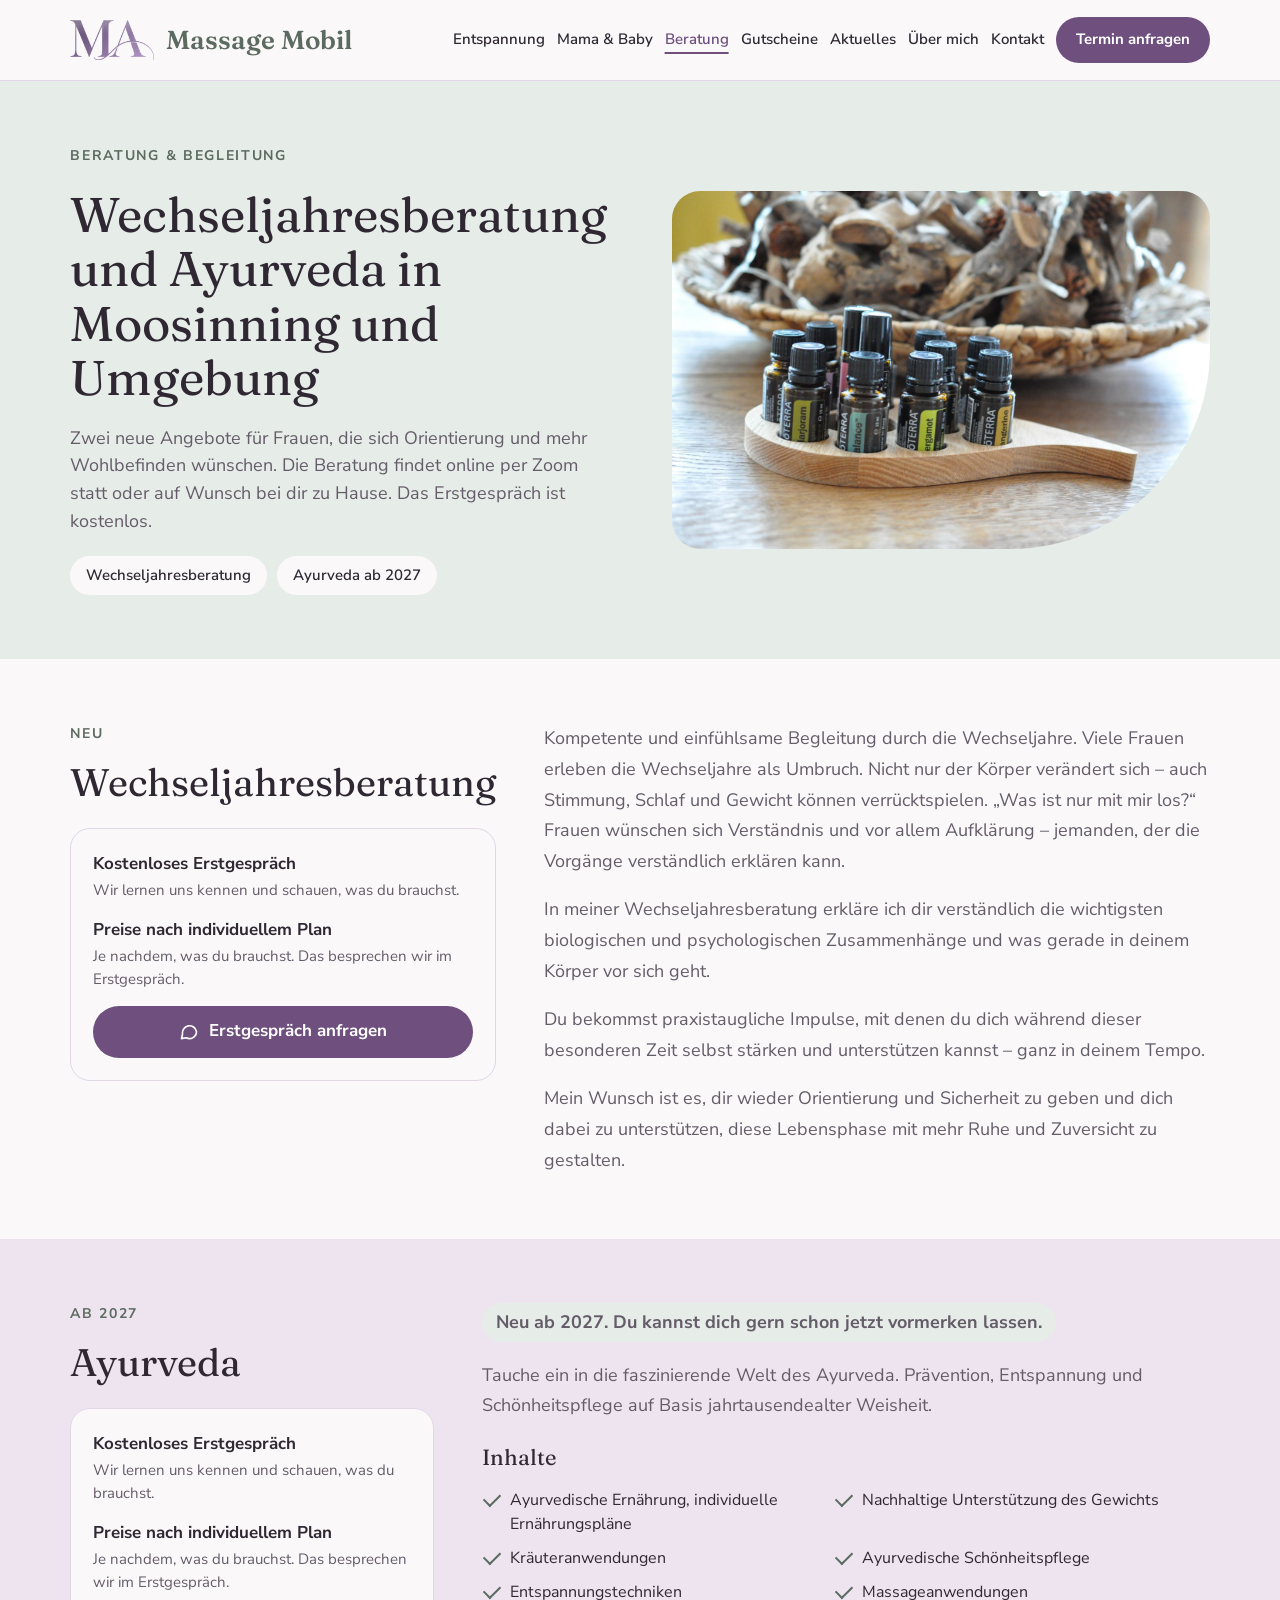
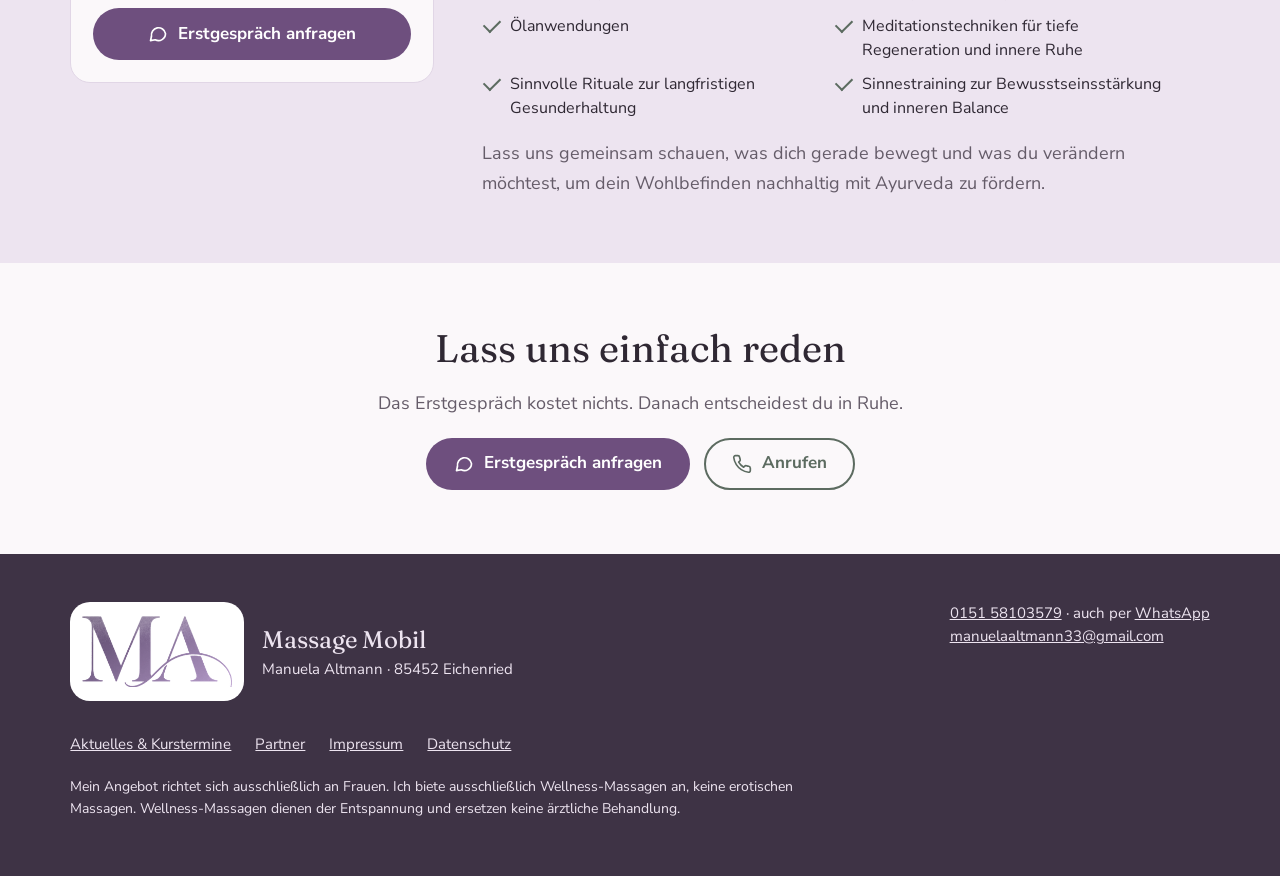
<file: beratung.html>
<!doctype html>
<html lang="de">
<head>
<meta charset="utf-8">
<meta name="viewport" content="width=device-width, initial-scale=1">
<meta name="robots" content="noindex, nofollow">
<title>Wechseljahresberatung und Ayurveda · Massage Mobil</title>
<meta name="description" content="Wechseljahresberatung und Ayurveda für Frauen in Moosinning, Erding und Umgebung. Kostenloses Erstgespräch, Preise nach individuellem Plan.">
<link rel="icon" type="image/png" sizes="192x192" href="bilder/favicon-192.png?v=a40c451e">
<link rel="apple-touch-icon" href="bilder/apple-touch-icon.png?v=20e45960">
<link rel="preload" href="fonts/fraunces-latin-400-normal.woff2" as="font" type="font/woff2" crossorigin>
<link rel="preload" href="fonts/nunito-sans-latin-400-normal.woff2" as="font" type="font/woff2" crossorigin>
<link rel="stylesheet" href="style.css?v=232ca239">
<link rel="canonical" href="https://www.massage-mobil.eu/beratung.html">
<meta property="og:type" content="website">
<meta property="og:site_name" content="Massage Mobil">
<meta property="og:locale" content="de_DE">
<meta property="og:title" content="Wechseljahresberatung und Ayurveda · Massage Mobil">
<meta property="og:description" content="Wechseljahresberatung und Ayurveda für Frauen in Moosinning, Erding und Umgebung. Kostenloses Erstgespräch, Preise nach individuellem Plan.">
<meta property="og:url" content="https://www.massage-mobil.eu/beratung.html">
<meta property="og:image" content="https://www.massage-mobil.eu/bilder/manuela-liege.jpg">
<meta property="og:image:width" content="1400">
<meta property="og:image:height" content="933">
<meta property="og:image:alt" content="Manuela sitzt lächelnd auf ihrer Massageliege">
<meta name="twitter:card" content="summary_large_image">
<meta name="twitter:title" content="Wechseljahresberatung und Ayurveda · Massage Mobil">
<meta name="twitter:description" content="Wechseljahresberatung und Ayurveda für Frauen in Moosinning, Erding und Umgebung. Kostenloses Erstgespräch, Preise nach individuellem Plan.">
<meta name="twitter:image" content="https://www.massage-mobil.eu/bilder/manuela-liege.jpg">
</head>
<body>
<a class="skip-link" href="#inhalt">Zum Inhalt springen</a>
<header class="site-header">
<div class="wrap">
<a class="logo" href="index.html"><img src="bilder/logo-ma-flieder-2x.png?v=e991f723" alt="" width="84" height="40" decoding="async"><span class="logo-txt"><b>Massage Mobil</b></span></a>
<button class="menu-btn" type="button" aria-label="Menü öffnen" aria-expanded="false" aria-controls="nav"><svg width="22" height="22" viewBox="0 0 24 24" fill="none" stroke="currentColor" stroke-width="2" stroke-linecap="round" aria-hidden="true"><path d="M4 7h16M4 12h16M4 17h16"/></svg></button>
<nav class="nav" id="nav" aria-label="Hauptmenü">
<a href="entspannung.html">Entspannung</a>
<a href="mama-baby.html">Mama &amp; Baby</a>
<a href="beratung.html" aria-current="page">Beratung</a>
<a href="gutscheine.html">Gutscheine</a>
<a href="aktuelles.html">Aktuelles</a>
<a href="ueber-mich.html">Über mich</a>
<a href="kontakt.html">Kontakt</a>
<a class="btn btn-primary" href="kontakt.html">Termin anfragen</a>
</nav>
</div>
</header>
<main id="inhalt" tabindex="-1">

<section class="bg-soft2"><div class="wrap section grid-2">
<div class="stack">
<div class="kicker">Beratung &amp; Begleitung</div>
<h1 class="h1-md">Wechseljahresberatung und Ayurveda in Moosinning und Umgebung</h1>
<p class="muted fs-18">Zwei neue Angebote für Frauen, die sich Orientierung und mehr Wohlbefinden wünschen. Die Beratung findet online per Zoom statt oder auf Wunsch bei dir zu Hause. Das Erstgespräch ist kostenlos.</p>
<div class="chips"><a class="chip" href="#wechseljahre">Wechseljahresberatung</a><a class="chip" href="#ayurveda">Ayurveda ab 2027</a></div>
</div>
<img class="pic pic-leaf hero-img h-hero-m" src="bilder/oele-holzstaender.jpg?v=ddd29d14" alt="Ätherische Öle in einem Holzständer" width="1400" height="930" decoding="async">
</div></section>

<section id="wechseljahre" class="wrap section split scroll-mt">
<div class="stack gap-16 self-start">
<div class="kicker">Neu</div>
<h2>Wechseljahresberatung</h2>
<div class="fakten"><div><b>Kostenloses Erstgespräch</b><span class="muted">Wir lernen uns kennen und schauen, was du brauchst.</span></div><div><b>Preise nach individuellem Plan</b><span class="muted">Je nachdem, was du brauchst. Das besprechen wir im Erstgespräch.</span></div><a class="btn btn-primary" href="https://wa.me/4915158103579?text=Hallo%20Manuela%2C%20ich%20interessiere%20mich%20f%C3%BCr%20einen%20Massagetermin." target="_blank" rel="noopener"><svg viewBox="0 0 24 24" fill="none" stroke="currentColor" stroke-width="2" stroke-linecap="round" stroke-linejoin="round" aria-hidden="true"><path d="M21 11.5a8.4 8.4 0 0 1-12.4 7.4L3 20l1.2-5.3A8.4 8.4 0 1 1 21 11.5z"/></svg>Erstgespräch anfragen</a></div>
</div>
<div class="stack prosa">
<p>Kompetente und einfühlsame Begleitung durch die Wechseljahre. Viele Frauen erleben die Wechseljahre als Umbruch. Nicht nur der Körper verändert sich – auch Stimmung, Schlaf und Gewicht können verrücktspielen. „Was ist nur mit mir los?“ Frauen wünschen sich Verständnis und vor allem Aufklärung – jemanden, der die Vorgänge verständlich erklären kann.</p>
<p>In meiner Wechseljahresberatung erkläre ich dir verständlich die wichtigsten biologischen und psychologischen Zusammenhänge und was gerade in deinem Körper vor sich geht.</p>
<p>Du bekommst praxistaugliche Impulse, mit denen du dich während dieser besonderen Zeit selbst stärken und unterstützen kannst – ganz in deinem Tempo.</p>
<p>Mein Wunsch ist es, dir wieder Orientierung und Sicherheit zu geben und dich dabei zu unterstützen, diese Lebensphase mit mehr Ruhe und Zuversicht zu gestalten.</p>
</div>
</section>

<section id="ayurveda" class="bg-soft scroll-mt"><div class="wrap section split">
<div class="stack gap-16 self-start">
<div class="kicker">Ab 2027</div>
<h2>Ayurveda</h2>
<div class="fakten"><div><b>Kostenloses Erstgespräch</b><span class="muted">Wir lernen uns kennen und schauen, was du brauchst.</span></div><div><b>Preise nach individuellem Plan</b><span class="muted">Je nachdem, was du brauchst. Das besprechen wir im Erstgespräch.</span></div><a class="btn btn-primary" href="https://wa.me/4915158103579?text=Hallo%20Manuela%2C%20ich%20interessiere%20mich%20f%C3%BCr%20einen%20Massagetermin." target="_blank" rel="noopener"><svg viewBox="0 0 24 24" fill="none" stroke="currentColor" stroke-width="2" stroke-linecap="round" stroke-linejoin="round" aria-hidden="true"><path d="M21 11.5a8.4 8.4 0 0 1-12.4 7.4L3 20l1.2-5.3A8.4 8.4 0 1 1 21 11.5z"/></svg>Erstgespräch anfragen</a></div>
</div>
<div class="stack prosa">
<p class="ab2027">Neu ab 2027. Du kannst dich gern schon jetzt vormerken lassen.</p>
<p>Tauche ein in die faszinierende Welt des Ayurveda. Prävention, Entspannung und Schönheitspflege auf Basis jahrtausendealter Weisheit.</p>
<h3>Inhalte</h3>
<ul class="haken"><li>Ayurvedische Ernährung, individuelle Ernährungspläne</li><li>Nachhaltige Unterstützung des Gewichts</li><li>Kräuteranwendungen</li><li>Ayurvedische Schönheitspflege</li><li>Entspannungstechniken</li><li>Massageanwendungen</li><li>Ölanwendungen</li><li>Meditationstechniken für tiefe Regeneration und innere Ruhe</li><li>Sinnvolle Rituale zur langfristigen Gesunderhaltung</li><li>Sinnestraining zur Bewusstseinsstärkung und inneren Balance</li></ul>
<p>Lass uns gemeinsam schauen, was dich gerade bewegt und was du verändern möchtest, um dein Wohlbefinden nachhaltig mit Ayurveda zu fördern.</p>
</div>
</div></section>

<section class="wrap section stack center">
<h2>Lass uns einfach reden</h2>
<p class="muted fs-18">Das Erstgespräch kostet nichts. Danach entscheidest du in Ruhe.</p>
<div class="btns justify-center"><a class="btn btn-primary" href="https://wa.me/4915158103579?text=Hallo%20Manuela%2C%20ich%20interessiere%20mich%20f%C3%BCr%20einen%20Massagetermin." target="_blank" rel="noopener"><svg viewBox="0 0 24 24" fill="none" stroke="currentColor" stroke-width="2" stroke-linecap="round" stroke-linejoin="round" aria-hidden="true"><path d="M21 11.5a8.4 8.4 0 0 1-12.4 7.4L3 20l1.2-5.3A8.4 8.4 0 1 1 21 11.5z"/></svg>Erstgespräch anfragen</a><a class="btn btn-outline" href="tel:+4915158103579"><svg viewBox="0 0 24 24" fill="none" stroke="currentColor" stroke-width="2" stroke-linecap="round" stroke-linejoin="round" aria-hidden="true"><path d="M22 16.9v3a2 2 0 0 1-2.2 2 19.8 19.8 0 0 1-8.6-3.1 19.5 19.5 0 0 1-6-6A19.8 19.8 0 0 1 2.1 4.2 2 2 0 0 1 4.1 2h3a2 2 0 0 1 2 1.7c.1.9.4 1.8.7 2.7a2 2 0 0 1-.5 2.1L8 9.8a16 16 0 0 0 6 6l1.3-1.3a2 2 0 0 1 2.1-.5c.9.3 1.8.6 2.7.7a2 2 0 0 1 1.7 2z"/></svg>Anrufen</a></div>
</section>

</main>
<footer class="site-footer">
<div class="wrap">
<div class="top">
<div class="foot-brand"><span class="foot-mark"><img src="bilder/logo-ma-flieder-2x.png?v=e991f723" alt="" height="69" width="146" loading="lazy" decoding="async"></span><div><div class="name">Massage Mobil</div><div>Manuela Altmann · 85452 Eichenried</div></div></div>
<div><div><a href="tel:+4915158103579">0151 58103579</a> · auch per <a href="https://wa.me/4915158103579?text=Hallo%20Manuela%2C%20ich%20interessiere%20mich%20f%C3%BCr%20einen%20Massagetermin." target="_blank" rel="noopener">WhatsApp</a></div><div><a href="mailto:manuelaaltmann33@gmail.com">manuelaaltmann33@gmail.com</a></div></div>
<div class="foot-links"><a href="aktuelles.html">Aktuelles &amp; Kurstermine</a><a href="partner.html">Partner</a><a href="impressum.html">Impressum</a><a href="datenschutz.html">Datenschutz</a></div>
</div>
<p class="legal">Mein Angebot richtet sich ausschließlich an Frauen. Ich biete ausschließlich Wellness-Massagen an, keine erotischen Massagen. Wellness-Massagen dienen der Entspannung und ersetzen keine ärztliche Behandlung.</p>
</div>
</footer>
<div class="mobile-bar"><a class="btn btn-primary" href="https://wa.me/4915158103579?text=Hallo%20Manuela%2C%20ich%20interessiere%20mich%20f%C3%BCr%20einen%20Massagetermin." target="_blank" rel="noopener"><svg viewBox="0 0 24 24" fill="none" stroke="currentColor" stroke-width="2" stroke-linecap="round" stroke-linejoin="round" aria-hidden="true"><path d="M21 11.5a8.4 8.4 0 0 1-12.4 7.4L3 20l1.2-5.3A8.4 8.4 0 1 1 21 11.5z"/></svg>WhatsApp</a><a class="btn btn-outline" href="tel:+4915158103579"><svg viewBox="0 0 24 24" fill="none" stroke="currentColor" stroke-width="2" stroke-linecap="round" stroke-linejoin="round" aria-hidden="true"><path d="M22 16.9v3a2 2 0 0 1-2.2 2 19.8 19.8 0 0 1-8.6-3.1 19.5 19.5 0 0 1-6-6A19.8 19.8 0 0 1 2.1 4.2 2 2 0 0 1 4.1 2h3a2 2 0 0 1 2 1.7c.1.9.4 1.8.7 2.7a2 2 0 0 1-.5 2.1L8 9.8a16 16 0 0 0 6 6l1.3-1.3a2 2 0 0 1 2.1-.5c.9.3 1.8.6 2.7.7a2 2 0 0 1 1.7 2z"/></svg>Anrufen</a></div>
<script>
const b=document.querySelector('.menu-btn'),n=document.getElementById('nav');
const set=o=>{n.classList.toggle('open',o);b.setAttribute('aria-expanded',o);b.setAttribute('aria-label',o?'Menü schließen':'Menü öffnen')};
b.addEventListener('click',()=>set(!n.classList.contains('open')));
document.addEventListener('keydown',e=>{if(e.key==='Escape'&&n.classList.contains('open')){set(false);b.focus()}});
</script>
</body>
</html>
</file>
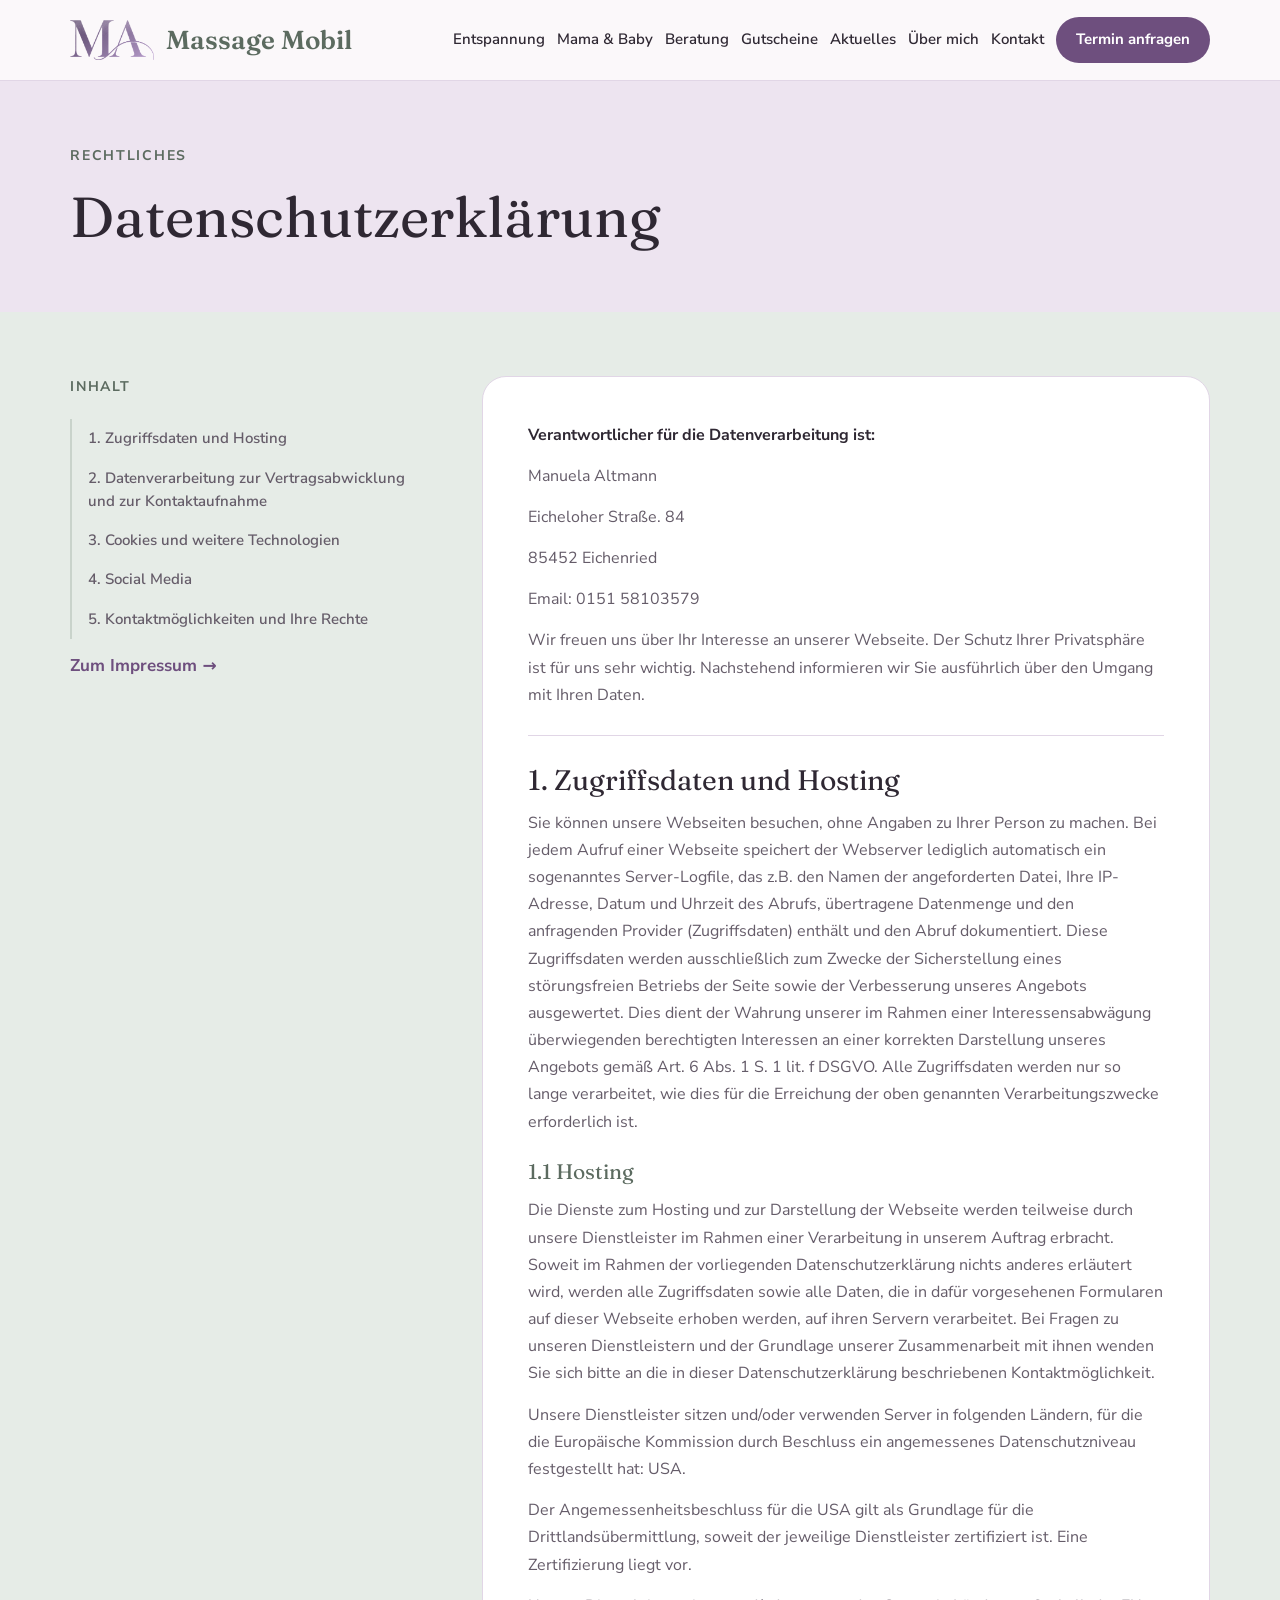
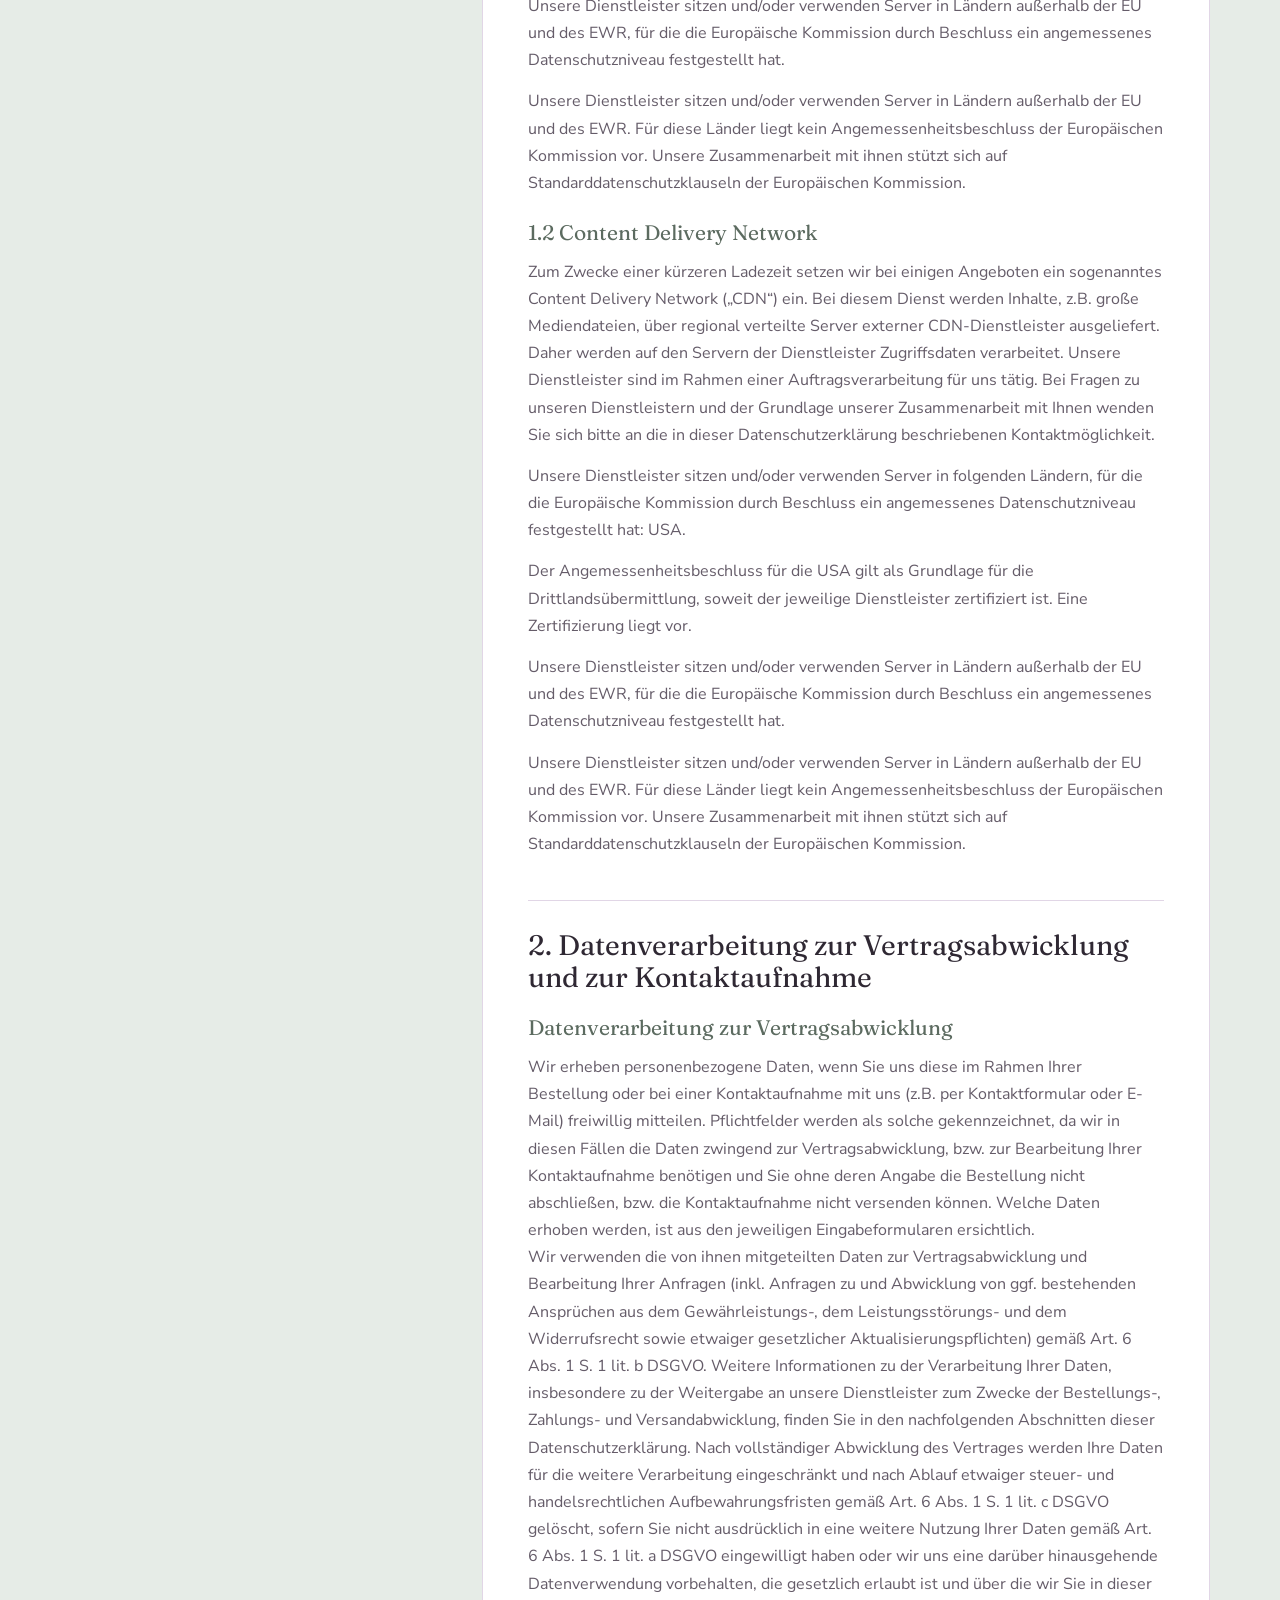
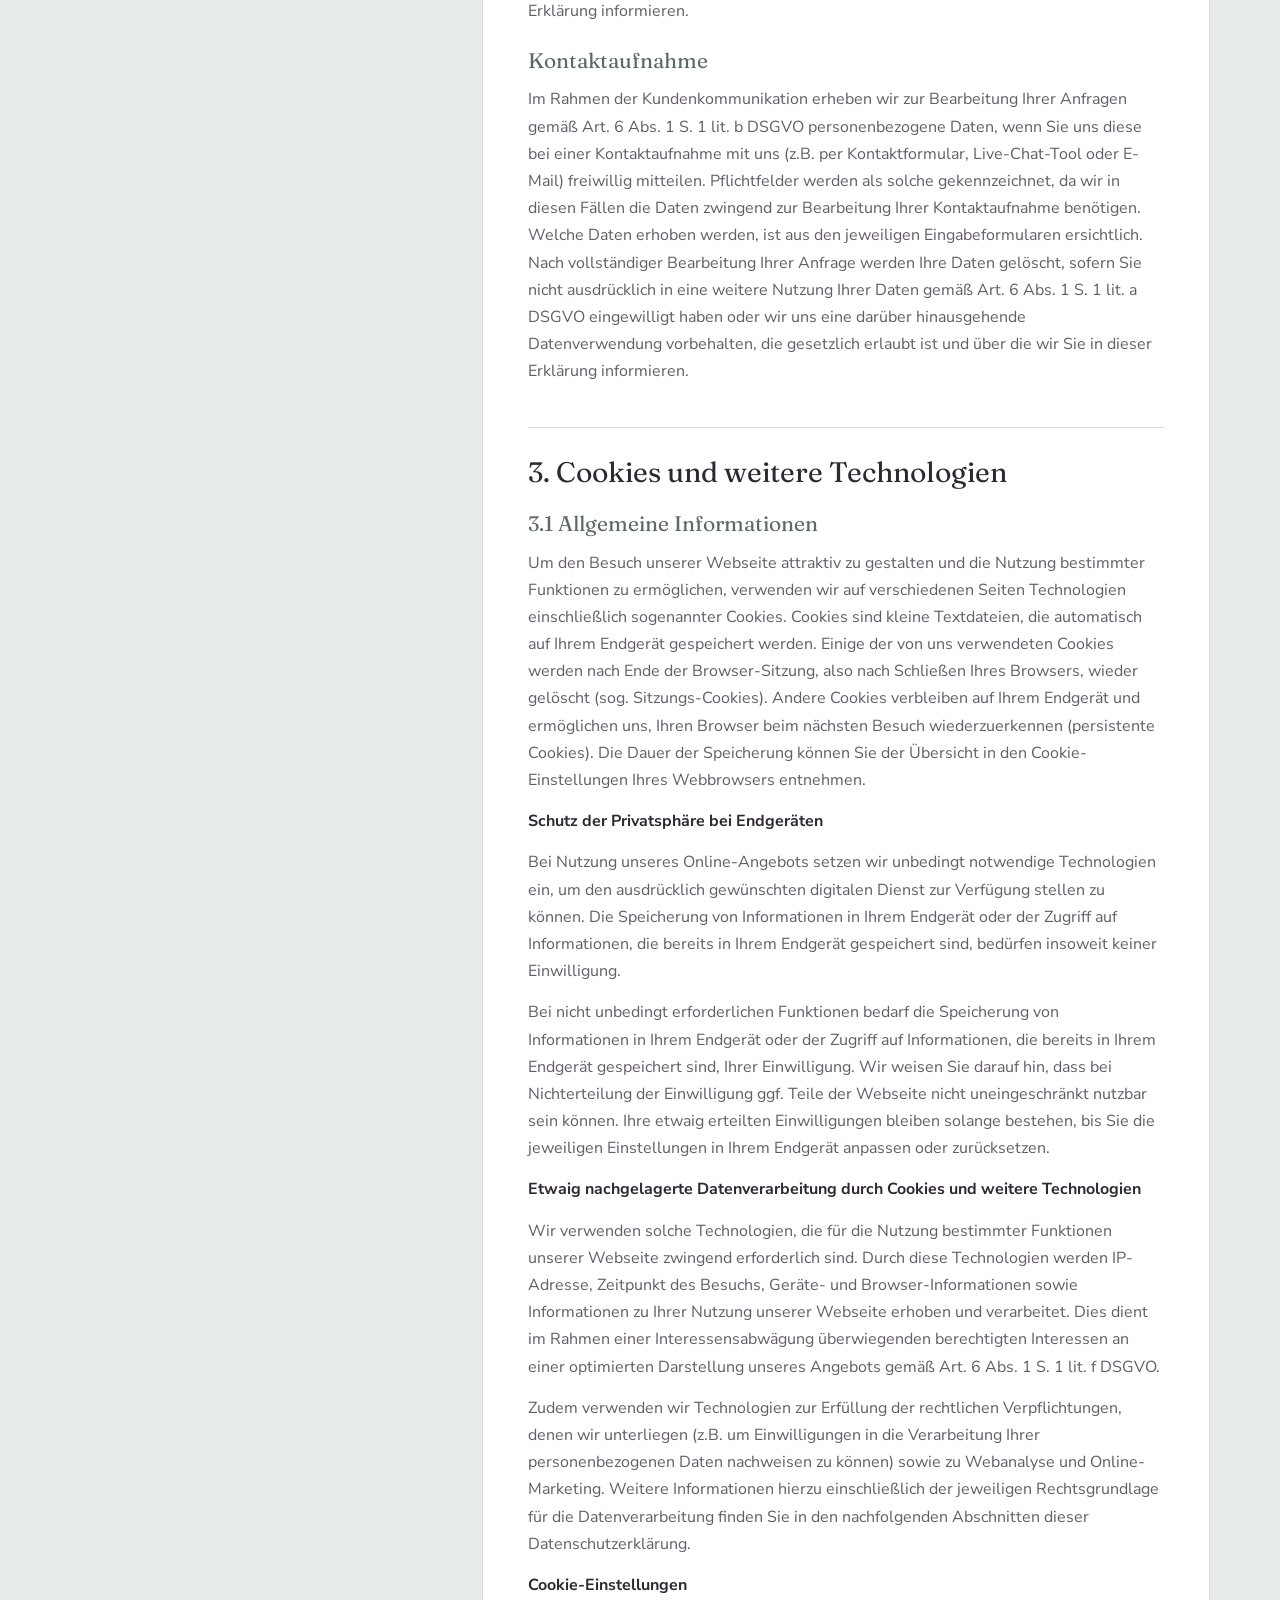
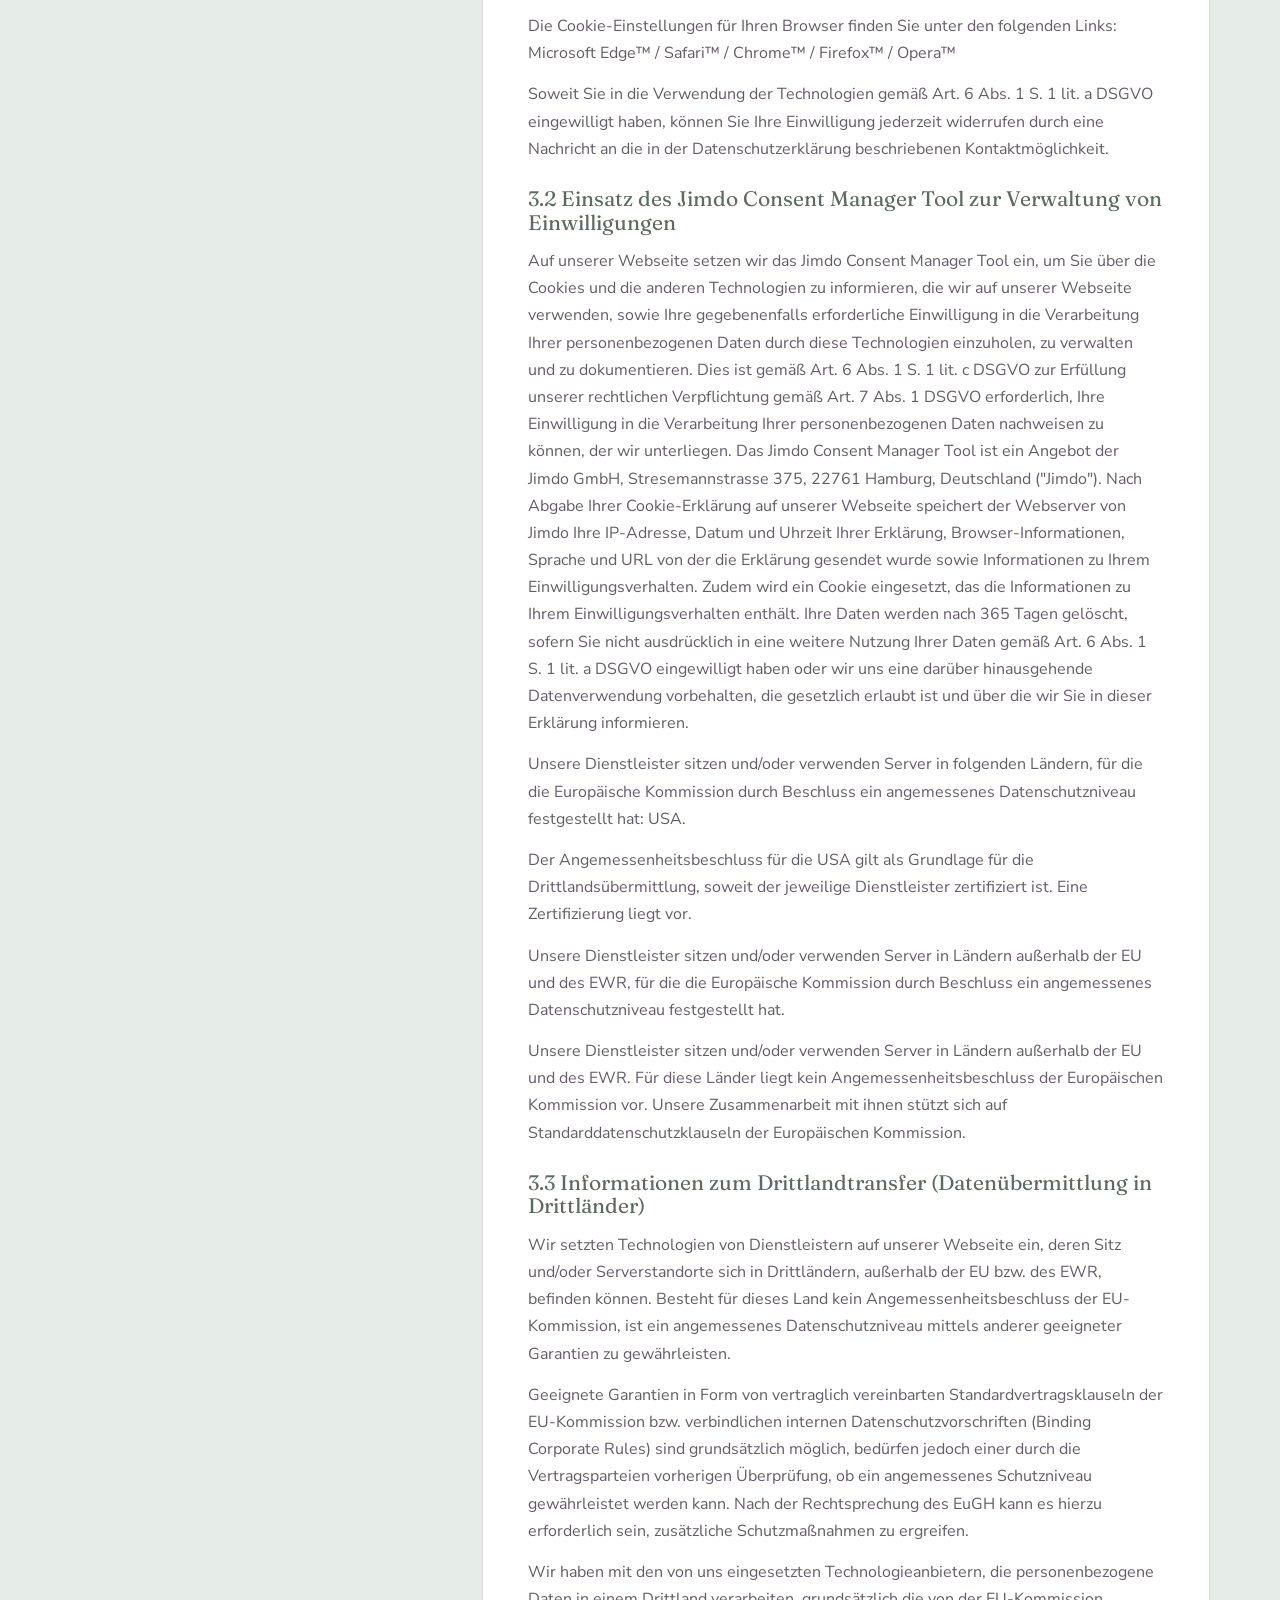
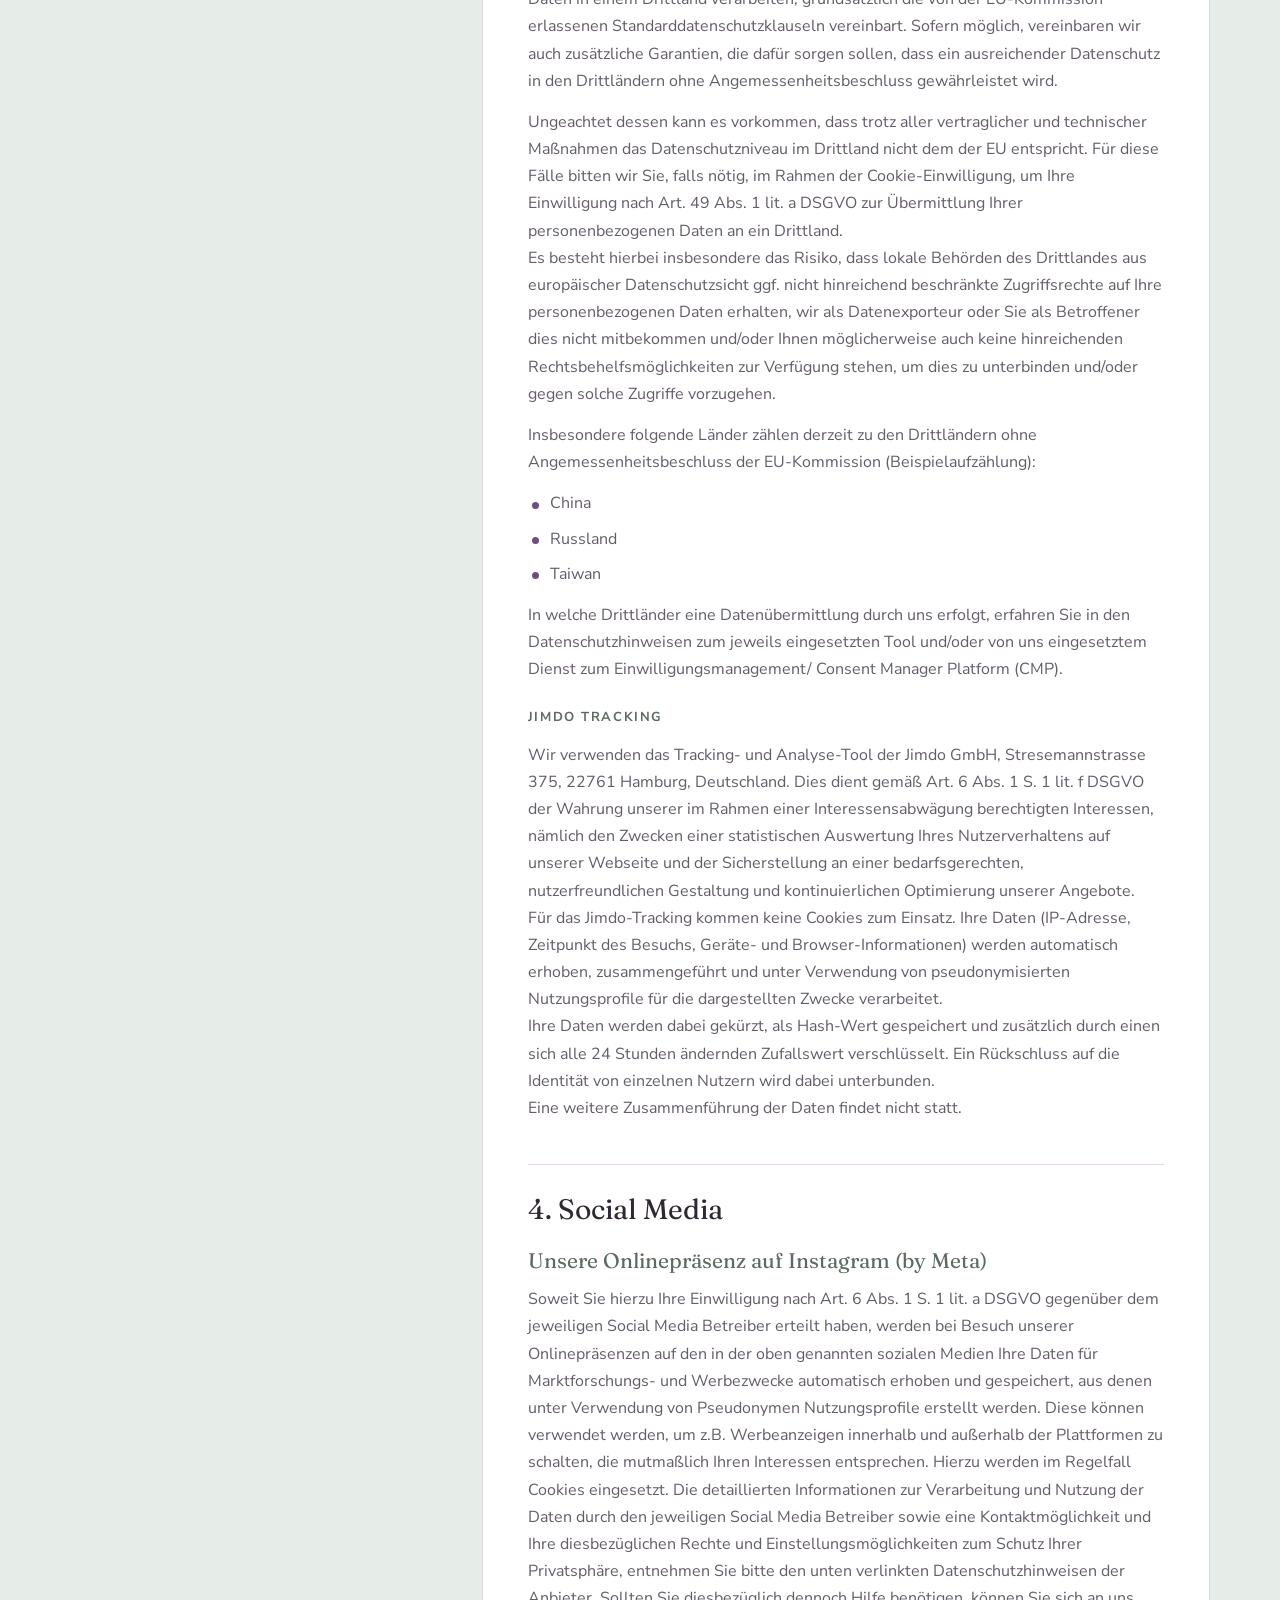
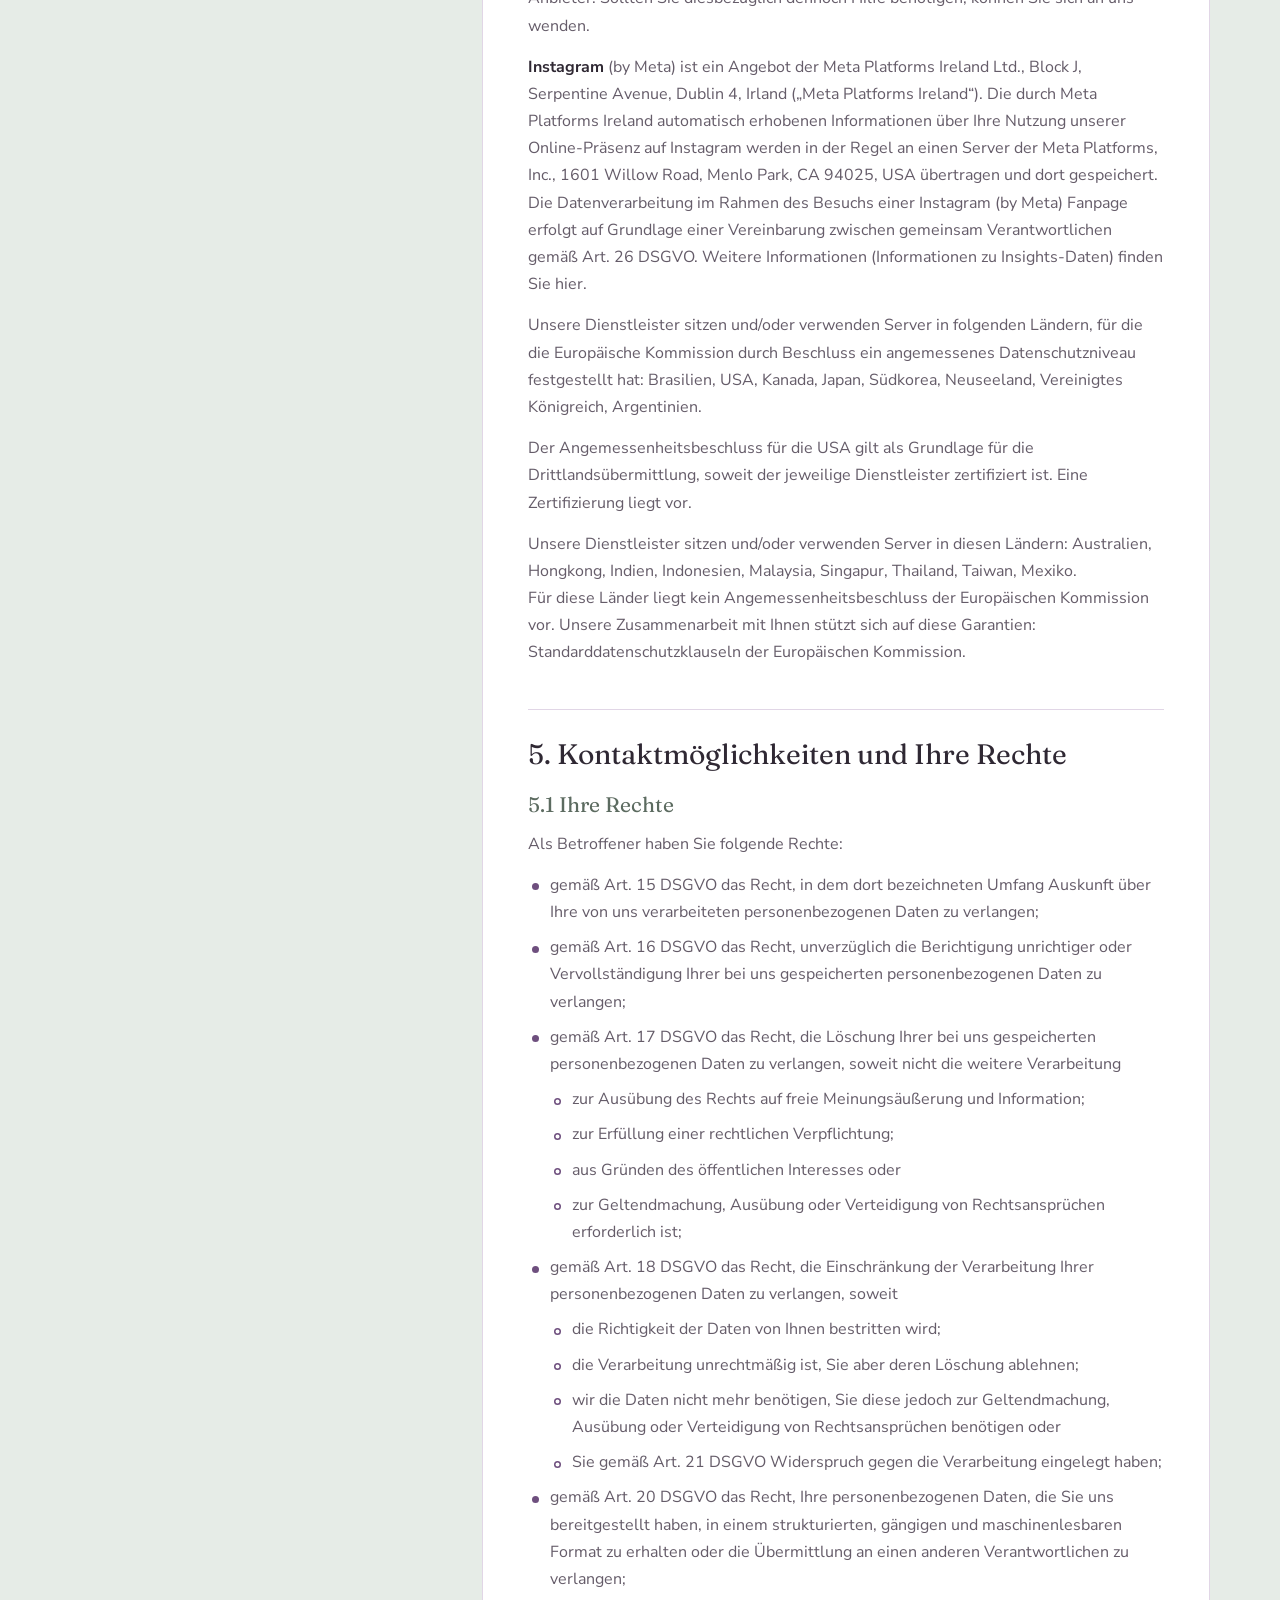
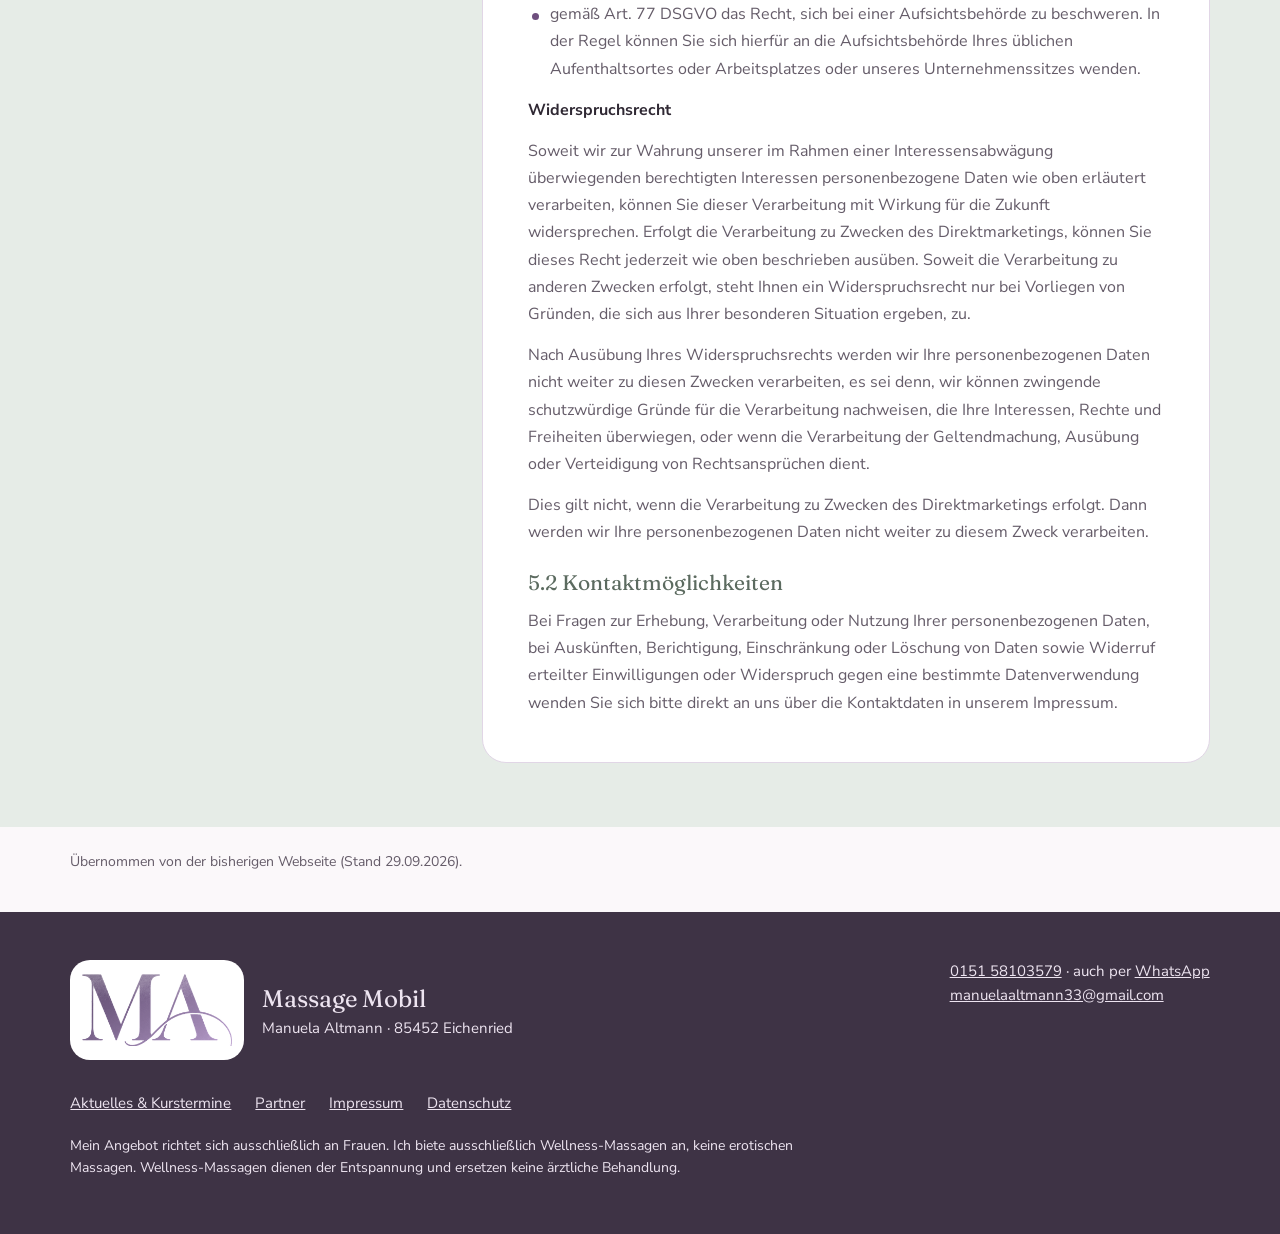
<file: datenschutz.html>
<!doctype html>
<html lang="de">
<head>
<meta charset="utf-8">
<meta name="viewport" content="width=device-width, initial-scale=1">
<meta name="robots" content="noindex, nofollow">
<title>Datenschutzerklärung · Massage Mobil</title>
<meta name="description" content="Datenschutzerklärung von Massage Mobil, Manuela Altmann, Eichenried.">
<link rel="icon" type="image/png" sizes="192x192" href="bilder/favicon-192.png?v=a40c451e">
<link rel="apple-touch-icon" href="bilder/apple-touch-icon.png?v=20e45960">
<link rel="preload" href="fonts/fraunces-latin-400-normal.woff2" as="font" type="font/woff2" crossorigin>
<link rel="preload" href="fonts/nunito-sans-latin-400-normal.woff2" as="font" type="font/woff2" crossorigin>
<link rel="stylesheet" href="style.css?v=232ca239">
<link rel="canonical" href="https://www.massage-mobil.eu/datenschutz.html">
<meta property="og:type" content="website">
<meta property="og:site_name" content="Massage Mobil">
<meta property="og:locale" content="de_DE">
<meta property="og:title" content="Datenschutzerklärung · Massage Mobil">
<meta property="og:description" content="Datenschutzerklärung von Massage Mobil, Manuela Altmann, Eichenried.">
<meta property="og:url" content="https://www.massage-mobil.eu/datenschutz.html">
<meta property="og:image" content="https://www.massage-mobil.eu/bilder/manuela-liege.jpg">
<meta property="og:image:width" content="1400">
<meta property="og:image:height" content="933">
<meta property="og:image:alt" content="Manuela sitzt lächelnd auf ihrer Massageliege">
<meta name="twitter:card" content="summary_large_image">
<meta name="twitter:title" content="Datenschutzerklärung · Massage Mobil">
<meta name="twitter:description" content="Datenschutzerklärung von Massage Mobil, Manuela Altmann, Eichenried.">
<meta name="twitter:image" content="https://www.massage-mobil.eu/bilder/manuela-liege.jpg">
</head>
<body>
<a class="skip-link" href="#inhalt">Zum Inhalt springen</a>
<header class="site-header">
<div class="wrap">
<a class="logo" href="index.html"><img src="bilder/logo-ma-flieder-2x.png?v=e991f723" alt="" width="84" height="40" decoding="async"><span class="logo-txt"><b>Massage Mobil</b></span></a>
<button class="menu-btn" type="button" aria-label="Menü öffnen" aria-expanded="false" aria-controls="nav"><svg width="22" height="22" viewBox="0 0 24 24" fill="none" stroke="currentColor" stroke-width="2" stroke-linecap="round" aria-hidden="true"><path d="M4 7h16M4 12h16M4 17h16"/></svg></button>
<nav class="nav" id="nav" aria-label="Hauptmenü">
<a href="entspannung.html">Entspannung</a>
<a href="mama-baby.html">Mama &amp; Baby</a>
<a href="beratung.html">Beratung</a>
<a href="gutscheine.html">Gutscheine</a>
<a href="aktuelles.html">Aktuelles</a>
<a href="ueber-mich.html">Über mich</a>
<a href="kontakt.html">Kontakt</a>
<a class="btn btn-primary" href="kontakt.html">Termin anfragen</a>
</nav>
</div>
</header>
<main id="inhalt" tabindex="-1">

<section class="bg-soft"><div class="wrap section stack gap-18">
<div class="kicker">Rechtliches</div>
<h1>Datenschutz­erklärung</h1>
</div></section>
<section class="bg-soft2"><div class="wrap section split">
<aside class="legal-toc">
<div class="kicker">Inhalt</div>
<nav aria-label="Inhaltsverzeichnis"><a href="#ds-1-zugriffsdaten-und-hosting">1. Zugriffsdaten und Hosting</a><a href="#ds-2-datenverarbeitung-zur-vertragsabwicklung-und-zur-kontaktaufnahme">2. Datenverarbeitung zur Vertragsabwicklung und zur Kontaktaufnahme</a><a href="#ds-3-cookies-und-weitere-technologien">3. Cookies und weitere Technologien</a><a href="#ds-4-social-media">4. Social Media</a><a href="#ds-5-kontaktmoeglichkeiten-und-ihre-rechte">5. Kontaktmöglichkeiten und Ihre Rechte</a></nav>
<a class="more" href="impressum.html">Zum Impressum →</a>
</aside>
<div class="legal-card"><p><strong>Verantwortlicher für die Datenverarbeitung ist:</strong></p>
<p>Manuela Altmann</p>
<p>Eicheloher Straße. 84</p>
<p>85452 Eichenried</p>
<p>Email: 0151 58103579</p>
<p>Wir freuen uns über Ihr Interesse an unserer Webseite. Der Schutz Ihrer Privatsphäre ist für uns sehr wichtig. Nachstehend informieren wir Sie ausführlich über den Umgang mit Ihren Daten.</p>
<h2 id="ds-1-zugriffsdaten-und-hosting">1. Zugriffsdaten und Hosting</h2>
<p>Sie können unsere Webseiten besuchen, ohne Angaben zu Ihrer Person zu machen. Bei jedem Aufruf einer Webseite speichert der Webserver lediglich automatisch ein sogenanntes Server-Logfile, das z.B. den Namen der angeforderten Datei, Ihre IP-Adresse, Datum und Uhrzeit des Abrufs, übertragene Datenmenge und den anfragenden Provider (Zugriffsdaten) enthält und den Abruf dokumentiert. Diese Zugriffsdaten werden ausschließlich zum Zwecke der Sicherstellung eines störungsfreien Betriebs der Seite sowie der Verbesserung unseres Angebots ausgewertet. Dies dient der Wahrung unserer im Rahmen einer Interessensabwägung überwiegenden berechtigten Interessen an einer korrekten Darstellung unseres Angebots gemäß Art. 6 Abs. 1 S. 1 lit. f DSGVO. Alle Zugriffsdaten werden nur so lange verarbeitet, wie dies für die Erreichung der oben genannten Verarbeitungszwecke erforderlich ist.</p>
<h3>1.1 Hosting</h3>
<p>Die Dienste zum Hosting und zur Darstellung der Webseite werden teilweise durch unsere Dienstleister im Rahmen einer Verarbeitung in unserem Auftrag erbracht. Soweit im Rahmen der vorliegenden Datenschutzerklärung nichts anderes erläutert wird, werden alle Zugriffsdaten sowie alle Daten, die in dafür vorgesehenen Formularen auf dieser Webseite erhoben werden, auf ihren Servern verarbeitet. Bei Fragen zu unseren Dienstleistern und der Grundlage unserer Zusammenarbeit mit ihnen wenden Sie sich bitte an die in dieser Datenschutzerklärung beschriebenen Kontaktmöglichkeit.</p>
<p>Unsere Dienstleister sitzen und/oder verwenden Server in folgenden Ländern, für die die Europäische Kommission durch Beschluss ein angemessenes Datenschutzniveau festgestellt hat: USA.</p>
<p>Der Angemessenheitsbeschluss für die USA gilt als Grundlage für die Drittlandsübermittlung, soweit der jeweilige Dienstleister zertifiziert ist. Eine Zertifizierung liegt vor.</p>
<p>Unsere Dienstleister sitzen und/oder verwenden Server in Ländern außerhalb der EU und des EWR, für die die Europäische Kommission durch Beschluss ein angemessenes Datenschutzniveau festgestellt hat.</p>
<p>Unsere Dienstleister sitzen und/oder verwenden Server in Ländern außerhalb der EU und des EWR. Für diese Länder liegt kein Angemessenheitsbeschluss der Europäischen Kommission vor. Unsere Zusammenarbeit mit ihnen stützt sich auf Standarddatenschutzklauseln der Europäischen Kommission.</p>
<h3>1.2 Content Delivery Network</h3>
<p>Zum Zwecke einer kürzeren Ladezeit setzen wir bei einigen Angeboten ein sogenanntes Content Delivery Network („CDN“) ein. Bei diesem Dienst werden Inhalte, z.B. große Mediendateien, über regional verteilte Server externer CDN-Dienstleister ausgeliefert. Daher werden auf den Servern der Dienstleister Zugriffsdaten verarbeitet. Unsere Dienstleister sind im Rahmen einer Auftragsverarbeitung für uns tätig. Bei Fragen zu unseren Dienstleistern und der Grundlage unserer Zusammenarbeit mit Ihnen wenden Sie sich bitte an die in dieser Datenschutzerklärung beschriebenen Kontaktmöglichkeit.</p>
<p>Unsere Dienstleister sitzen und/oder verwenden Server in folgenden Ländern, für die die Europäische Kommission durch Beschluss ein angemessenes Datenschutzniveau festgestellt hat: USA.</p>
<p>Der Angemessenheitsbeschluss für die USA gilt als Grundlage für die Drittlandsübermittlung, soweit der jeweilige Dienstleister zertifiziert ist. Eine Zertifizierung liegt vor.</p>
<p>Unsere Dienstleister sitzen und/oder verwenden Server in Ländern außerhalb der EU und des EWR, für die die Europäische Kommission durch Beschluss ein angemessenes Datenschutzniveau festgestellt hat.</p>
<p>Unsere Dienstleister sitzen und/oder verwenden Server in Ländern außerhalb der EU und des EWR. Für diese Länder liegt kein Angemessenheitsbeschluss der Europäischen Kommission vor. Unsere Zusammenarbeit mit ihnen stützt sich auf Standarddatenschutzklauseln der Europäischen Kommission.</p>
<h2 id="ds-2-datenverarbeitung-zur-vertragsabwicklung-und-zur-kontaktaufnahme">2. Datenverarbeitung zur Vertragsabwicklung und zur Kontaktaufnahme</h2>
<h3>Datenverarbeitung zur Vertragsabwicklung</h3>
<p>Wir erheben personenbezogene Daten, wenn Sie uns diese im Rahmen Ihrer Bestellung oder bei einer Kontaktaufnahme mit uns (z.B. per Kontaktformular oder E-Mail) freiwillig mitteilen. Pflichtfelder werden als solche gekennzeichnet, da wir in diesen Fällen die Daten zwingend zur Vertragsabwicklung, bzw. zur Bearbeitung Ihrer Kontaktaufnahme benötigen und Sie ohne deren Angabe die Bestellung nicht abschließen, bzw. die Kontaktaufnahme nicht versenden können. Welche Daten erhoben werden, ist aus den jeweiligen Eingabeformularen ersichtlich.<br>Wir verwenden die von ihnen mitgeteilten Daten zur Vertragsabwicklung und Bearbeitung Ihrer Anfragen (inkl. Anfragen zu und Abwicklung von ggf. bestehenden Ansprüchen aus dem Gewährleistungs-, dem Leistungsstörungs- und dem Widerrufsrecht sowie etwaiger gesetzlicher Aktualisierungspflichten) gemäß Art. 6 Abs. 1 S. 1 lit. b DSGVO. Weitere Informationen zu der Verarbeitung Ihrer Daten, insbesondere zu der Weitergabe an unsere Dienstleister zum Zwecke der Bestellungs-, Zahlungs- und Versandabwicklung, finden Sie in den nachfolgenden Abschnitten dieser Datenschutzerklärung. Nach vollständiger Abwicklung des Vertrages werden Ihre Daten für die weitere Verarbeitung eingeschränkt und nach Ablauf etwaiger steuer- und handelsrechtlichen Aufbewahrungsfristen gemäß Art. 6 Abs. 1 S. 1 lit. c DSGVO gelöscht, sofern Sie nicht ausdrücklich in eine weitere Nutzung Ihrer Daten gemäß Art. 6 Abs. 1 S. 1 lit. a DSGVO eingewilligt haben oder wir uns eine darüber hinausgehende Datenverwendung vorbehalten, die gesetzlich erlaubt ist und über die wir Sie in dieser Erklärung informieren.</p>
<h3>Kontaktaufnahme</h3>
<p>Im Rahmen der Kundenkommunikation erheben wir zur Bearbeitung Ihrer Anfragen gemäß Art. 6 Abs. 1 S. 1 lit. b DSGVO personenbezogene Daten, wenn Sie uns diese bei einer Kontaktaufnahme mit uns (z.B. per Kontaktformular, Live-Chat-Tool oder E-Mail) freiwillig mitteilen. Pflichtfelder werden als solche gekennzeichnet, da wir in diesen Fällen die Daten zwingend zur Bearbeitung Ihrer Kontaktaufnahme benötigen. Welche Daten erhoben werden, ist aus den jeweiligen Eingabeformularen ersichtlich. Nach vollständiger Bearbeitung Ihrer Anfrage werden Ihre Daten gelöscht, sofern Sie nicht ausdrücklich in eine weitere Nutzung Ihrer Daten gemäß Art. 6 Abs. 1 S. 1 lit. a DSGVO eingewilligt haben oder wir uns eine darüber hinausgehende Datenverwendung vorbehalten, die gesetzlich erlaubt ist und über die wir Sie in dieser Erklärung informieren.</p>
<h2 id="ds-3-cookies-und-weitere-technologien">3. Cookies und weitere Technologien</h2>
<h3>3.1 Allgemeine Informationen</h3>
<p>Um den Besuch unserer Webseite attraktiv zu gestalten und die Nutzung bestimmter Funktionen zu ermöglichen, verwenden wir auf verschiedenen Seiten Technologien einschließlich sogenannter Cookies. Cookies sind kleine Textdateien, die automatisch auf Ihrem Endgerät gespeichert werden. Einige der von uns verwendeten Cookies werden nach Ende der Browser-Sitzung, also nach Schließen Ihres Browsers, wieder gelöscht (sog. Sitzungs-Cookies). Andere Cookies verbleiben auf Ihrem Endgerät und ermöglichen uns, Ihren Browser beim nächsten Besuch wiederzuerkennen (persistente Cookies). Die Dauer der Speicherung können Sie der Übersicht in den Cookie-Einstellungen Ihres Webbrowsers entnehmen.</p>
<p><strong>Schutz der Privatsphäre bei Endgeräten</strong></p>
<p>Bei Nutzung unseres Online-Angebots setzen wir unbedingt notwendige Technologien ein, um den ausdrücklich gewünschten digitalen Dienst zur Verfügung stellen zu können. Die Speicherung von Informationen in Ihrem Endgerät oder der Zugriff auf Informationen, die bereits in Ihrem Endgerät gespeichert sind, bedürfen insoweit keiner Einwilligung.</p>
<p>Bei nicht unbedingt erforderlichen Funktionen bedarf die Speicherung von Informationen in Ihrem Endgerät oder der Zugriff auf Informationen, die bereits in Ihrem Endgerät gespeichert sind, Ihrer Einwilligung. Wir weisen Sie darauf hin, dass bei Nichterteilung der Einwilligung ggf. Teile der Webseite nicht uneingeschränkt nutzbar sein können. Ihre etwaig erteilten Einwilligungen bleiben solange bestehen, bis Sie die jeweiligen Einstellungen in Ihrem Endgerät anpassen oder zurücksetzen.</p>
<p><strong>Etwaig nachgelagerte Datenverarbeitung durch Cookies und weitere Technologien</strong></p>
<p>Wir verwenden solche Technologien, die für die Nutzung bestimmter Funktionen unserer Webseite zwingend erforderlich sind. Durch diese Technologien werden IP-Adresse, Zeitpunkt des Besuchs, Geräte- und Browser-Informationen sowie Informationen zu Ihrer Nutzung unserer Webseite erhoben und verarbeitet. Dies dient im Rahmen einer Interessensabwägung überwiegenden berechtigten Interessen an einer optimierten Darstellung unseres Angebots gemäß Art. 6 Abs. 1 S. 1 lit. f DSGVO.</p>
<p>Zudem verwenden wir Technologien zur Erfüllung der rechtlichen Verpflichtungen, denen wir unterliegen (z.B. um Einwilligungen in die Verarbeitung Ihrer personenbezogenen Daten nachweisen zu können) sowie zu Webanalyse und Online-Marketing. Weitere Informationen hierzu einschließlich der jeweiligen Rechtsgrundlage für die Datenverarbeitung finden Sie in den nachfolgenden Abschnitten dieser Datenschutzerklärung.</p>
<p><strong>Cookie-Einstellungen</strong></p>
<p>Die Cookie-Einstellungen für Ihren Browser finden Sie unter den folgenden Links: Microsoft Edge™ / Safari™ / Chrome™ / Firefox™ / Opera™</p>
<p>Soweit Sie in die Verwendung der Technologien gemäß Art. 6 Abs. 1 S. 1 lit. a DSGVO eingewilligt haben, können Sie Ihre Einwilligung jederzeit widerrufen durch eine Nachricht an die in der Datenschutzerklärung beschriebenen Kontaktmöglichkeit.</p>
<h3>3.2 Einsatz des Jimdo Consent Manager Tool zur Verwaltung von Einwilligungen</h3>
<p>Auf unserer Webseite setzen wir das Jimdo Consent Manager Tool ein, um Sie über die Cookies und die anderen Technologien zu informieren, die wir auf unserer Webseite verwenden, sowie Ihre gegebenenfalls erforderliche Einwilligung in die Verarbeitung Ihrer personenbezogenen Daten durch diese Technologien einzuholen, zu verwalten und zu dokumentieren. Dies ist gemäß Art. 6 Abs. 1 S. 1 lit. c DSGVO zur Erfüllung unserer rechtlichen Verpflichtung gemäß Art. 7 Abs. 1 DSGVO erforderlich, Ihre Einwilligung in die Verarbeitung Ihrer personenbezogenen Daten nachweisen zu können, der wir unterliegen. Das Jimdo Consent Manager Tool ist ein Angebot der Jimdo GmbH, Stresemannstrasse 375, 22761 Hamburg, Deutschland (&quot;Jimdo&quot;). Nach Abgabe Ihrer Cookie-Erklärung auf unserer Webseite speichert der Webserver von Jimdo Ihre IP-Adresse, Datum und Uhrzeit Ihrer Erklärung, Browser-Informationen, Sprache und URL von der die Erklärung gesendet wurde sowie Informationen zu Ihrem Einwilligungsverhalten. Zudem wird ein Cookie eingesetzt, das die Informationen zu Ihrem Einwilligungsverhalten enthält. Ihre Daten werden nach 365 Tagen gelöscht, sofern Sie nicht ausdrücklich in eine weitere Nutzung Ihrer Daten gemäß Art. 6 Abs. 1 S. 1 lit. a DSGVO eingewilligt haben oder wir uns eine darüber hinausgehende Datenverwendung vorbehalten, die gesetzlich erlaubt ist und über die wir Sie in dieser Erklärung informieren.</p>
<p>Unsere Dienstleister sitzen und/oder verwenden Server in folgenden Ländern, für die die Europäische Kommission durch Beschluss ein angemessenes Datenschutzniveau festgestellt hat: USA.</p>
<p>Der Angemessenheitsbeschluss für die USA gilt als Grundlage für die Drittlandsübermittlung, soweit der jeweilige Dienstleister zertifiziert ist. Eine Zertifizierung liegt vor.</p>
<p>Unsere Dienstleister sitzen und/oder verwenden Server in Ländern außerhalb der EU und des EWR, für die die Europäische Kommission durch Beschluss ein angemessenes Datenschutzniveau festgestellt hat.</p>
<p>Unsere Dienstleister sitzen und/oder verwenden Server in Ländern außerhalb der EU und des EWR. Für diese Länder liegt kein Angemessenheitsbeschluss der Europäischen Kommission vor. Unsere Zusammenarbeit mit ihnen stützt sich auf Standarddatenschutzklauseln der Europäischen Kommission.</p>
<h3>3.3 Informationen zum Drittlandtransfer (Datenübermittlung in Drittländer)</h3>
<p>Wir setzten Technologien von Dienstleistern auf unserer Webseite ein, deren Sitz und/oder Serverstandorte sich in Drittländern, außerhalb der EU bzw. des EWR, befinden können. Besteht für dieses Land kein Angemessenheitsbeschluss der EU-Kommission, ist ein angemessenes Datenschutzniveau mittels anderer geeigneter Garantien zu gewährleisten.</p>
<p>Geeignete Garantien in Form von vertraglich vereinbarten Standardvertragsklauseln der EU-Kommission bzw. verbindlichen internen Datenschutzvorschriften (Binding Corporate Rules) sind grundsätzlich möglich, bedürfen jedoch einer durch die Vertragsparteien vorherigen Überprüfung, ob ein angemessenes Schutzniveau gewährleistet werden kann. Nach der Rechtsprechung des EuGH kann es hierzu erforderlich sein, zusätzliche Schutzmaßnahmen zu ergreifen.</p>
<p>Wir haben mit den von uns eingesetzten Technologieanbietern, die personenbezogene Daten in einem Drittland verarbeiten, grundsätzlich die von der EU-Kommission erlassenen Standarddatenschutzklauseln vereinbart. Sofern möglich, vereinbaren wir auch zusätzliche Garantien, die dafür sorgen sollen, dass ein ausreichender Datenschutz in den Drittländern ohne Angemessenheitsbeschluss gewährleistet wird.</p>
<p>Ungeachtet dessen kann es vorkommen, dass trotz aller vertraglicher und technischer Maßnahmen das Datenschutzniveau im Drittland nicht dem der EU entspricht. Für diese Fälle bitten wir Sie, falls nötig, im Rahmen der Cookie-Einwilligung, um Ihre Einwilligung nach Art. 49 Abs. 1 lit. a DSGVO zur Übermittlung Ihrer personenbezogenen Daten an ein Drittland.<br>Es besteht hierbei insbesondere das Risiko, dass lokale Behörden des Drittlandes aus europäischer Datenschutzsicht ggf.  nicht hinreichend beschränkte Zugriffsrechte auf Ihre personenbezogenen Daten erhalten, wir als Datenexporteur oder Sie als Betroffener dies nicht mitbekommen und/oder Ihnen möglicherweise auch keine hinreichenden Rechtsbehelfsmöglichkeiten zur Verfügung stehen, um dies zu unterbinden und/oder gegen solche Zugriffe vorzugehen.</p>
<p>Insbesondere folgende Länder zählen derzeit zu den Drittländern ohne Angemessenheitsbeschluss der EU-Kommission (Beispielaufzählung):</p>
<ul><li>
China
</li><li>
Russland
</li><li>
Taiwan
</li></ul>
<p>In welche Drittländer eine Datenübermittlung durch uns erfolgt, erfahren Sie in den Datenschutzhinweisen zum jeweils eingesetzten Tool und/oder von uns eingesetztem Dienst zum Einwilligungsmanagement/ Consent Manager Platform (CMP).</p>
<h4>Jimdo Tracking</h4>
<p>Wir verwenden das Tracking- und Analyse-Tool der Jimdo GmbH, Stresemannstrasse 375, 22761 Hamburg, Deutschland. Dies dient gemäß Art. 6 Abs. 1 S. 1 lit. f DSGVO der Wahrung unserer im Rahmen einer Interessensabwägung berechtigten Interessen, nämlich den Zwecken einer statistischen Auswertung Ihres Nutzerverhaltens auf unserer Webseite und der Sicherstellung an einer bedarfsgerechten, nutzerfreundlichen Gestaltung und kontinuierlichen Optimierung unserer Angebote.<br>Für das Jimdo-Tracking kommen keine Cookies zum Einsatz. Ihre Daten (IP-Adresse, Zeitpunkt des Besuchs, Geräte- und Browser-Informationen) werden automatisch erhoben, zusammengeführt und unter Verwendung von pseudonymisierten Nutzungsprofile für die dargestellten Zwecke verarbeitet.<br>Ihre Daten werden dabei gekürzt, als Hash-Wert gespeichert und zusätzlich durch einen sich alle 24 Stunden ändernden Zufallswert verschlüsselt. Ein Rückschluss auf die Identität von einzelnen Nutzern wird dabei unterbunden.<br>Eine weitere Zusammenführung der Daten findet nicht statt.</p>
<h2 id="ds-4-social-media">4. Social Media</h2>
<h3>Unsere Onlinepräsenz auf Instagram (by Meta)</h3>
<p>Soweit Sie hierzu Ihre Einwilligung nach Art. 6 Abs. 1 S. 1 lit. a DSGVO gegenüber dem jeweiligen Social Media Betreiber erteilt haben, werden bei Besuch unserer Onlinepräsenzen auf den in der oben genannten sozialen Medien Ihre Daten für Marktforschungs- und Werbezwecke automatisch erhoben und gespeichert, aus denen unter Verwendung von Pseudonymen Nutzungsprofile erstellt werden. Diese können verwendet werden, um z.B. Werbeanzeigen innerhalb und außerhalb der Plattformen zu schalten, die mutmaßlich Ihren Interessen entsprechen. Hierzu werden im Regelfall Cookies eingesetzt. Die detaillierten Informationen zur Verarbeitung und Nutzung der Daten durch den jeweiligen Social Media Betreiber sowie eine Kontaktmöglichkeit und Ihre diesbezüglichen Rechte und Einstellungsmöglichkeiten zum Schutz Ihrer Privatsphäre, entnehmen Sie bitte den unten verlinkten Datenschutzhinweisen der Anbieter. Sollten Sie diesbezüglich dennoch Hilfe benötigen, können Sie sich an uns wenden.</p>
<p><strong>Instagram</strong> (by Meta) ist ein Angebot der Meta Platforms Ireland Ltd., Block J, Serpentine Avenue, Dublin 4, Irland („Meta Platforms Ireland“). Die durch Meta Platforms Ireland automatisch erhobenen Informationen über Ihre Nutzung unserer Online-Präsenz auf Instagram werden in der Regel an einen Server der Meta Platforms, Inc., 1601 Willow Road, Menlo Park, CA 94025, USA übertragen und dort gespeichert. Die Datenverarbeitung im Rahmen des Besuchs einer Instagram (by Meta) Fanpage erfolgt auf Grundlage einer Vereinbarung zwischen gemeinsam Verantwortlichen gemäß Art. 26 DSGVO. Weitere Informationen (Informationen zu Insights-Daten) finden Sie hier.</p>
<p>Unsere Dienstleister sitzen und/oder verwenden Server in folgenden Ländern, für die die Europäische Kommission durch Beschluss ein angemessenes Datenschutzniveau festgestellt hat: Brasilien, USA, Kanada, Japan, Südkorea, Neuseeland, Vereinigtes Königreich, Argentinien.</p>
<p>Der Angemessenheitsbeschluss für die USA gilt als Grundlage für die Drittlandsübermittlung, soweit der jeweilige Dienstleister zertifiziert ist. Eine Zertifizierung liegt vor.</p>
<p>Unsere Dienstleister sitzen und/oder verwenden Server in diesen Ländern: Australien, Hongkong, Indien, Indonesien, Malaysia, Singapur, Thailand, Taiwan, Mexiko.<br>Für diese Länder liegt kein Angemessenheitsbeschluss der Europäischen Kommission vor. Unsere Zusammenarbeit mit Ihnen stützt sich auf diese Garantien: Standarddatenschutzklauseln der Europäischen Kommission.</p>
<h2 id="ds-5-kontaktmoeglichkeiten-und-ihre-rechte">5. Kontaktmöglichkeiten und Ihre Rechte</h2>
<h3>5.1 Ihre Rechte</h3>
<p>Als Betroffener haben Sie folgende Rechte:</p>
<ul><li>
gemäß Art. 15 DSGVO das Recht, in dem dort bezeichneten Umfang Auskunft über Ihre von uns verarbeiteten personenbezogenen Daten zu verlangen;
</li><li>
gemäß Art. 16 DSGVO das Recht, unverzüglich die Berichtigung unrichtiger oder Vervollständigung Ihrer bei uns gespeicherten personenbezogenen Daten zu verlangen;
</li><li>
gemäß Art. 17 DSGVO das Recht, die Löschung Ihrer bei uns gespeicherten personenbezogenen Daten zu verlangen, soweit nicht die weitere Verarbeitung
<ul><li>
zur Ausübung des Rechts auf freie Meinungsäußerung und Information;
</li><li>
zur Erfüllung einer rechtlichen Verpflichtung;
</li><li>
aus Gründen des öffentlichen Interesses oder
</li><li>
zur Geltendmachung, Ausübung oder Verteidigung von Rechtsansprüchen erforderlich ist;
</li></ul>
</li><li>
gemäß Art. 18 DSGVO das Recht, die Einschränkung der Verarbeitung Ihrer personenbezogenen Daten zu verlangen, soweit
<ul><li>
die Richtigkeit der Daten von Ihnen bestritten wird;
</li><li>
die Verarbeitung unrechtmäßig ist, Sie aber deren Löschung ablehnen;
</li><li>
wir die Daten nicht mehr benötigen, Sie diese jedoch zur Geltendmachung, Ausübung oder Verteidigung von Rechtsansprüchen benötigen oder
</li><li>
Sie gemäß Art. 21 DSGVO Widerspruch gegen die Verarbeitung eingelegt haben;
</li></ul>
</li><li>
gemäß Art. 20 DSGVO das Recht, Ihre personenbezogenen Daten, die Sie uns bereitgestellt haben, in einem strukturierten, gängigen und maschinenlesbaren Format zu erhalten oder die Übermittlung an einen anderen Verantwortlichen zu verlangen;
</li><li>
gemäß Art. 77 DSGVO das Recht, sich bei einer Aufsichtsbehörde zu beschweren. In der Regel können Sie sich hierfür an die Aufsichtsbehörde Ihres üblichen Aufenthaltsortes oder Arbeitsplatzes oder unseres Unternehmenssitzes wenden.
</li></ul>
<p><strong>Widerspruchsrecht</strong></p>
<p>Soweit wir zur Wahrung unserer im Rahmen einer Interessensabwägung überwiegenden berechtigten Interessen personenbezogene Daten wie oben erläutert verarbeiten, können Sie dieser Verarbeitung mit Wirkung für die Zukunft widersprechen. Erfolgt die Verarbeitung zu Zwecken des Direktmarketings, können Sie dieses Recht jederzeit wie oben beschrieben ausüben. Soweit die Verarbeitung zu anderen Zwecken erfolgt, steht Ihnen ein Widerspruchsrecht nur bei Vorliegen von Gründen, die sich aus Ihrer besonderen Situation ergeben, zu.</p>
<p>Nach Ausübung Ihres Widerspruchsrechts werden wir Ihre personenbezogenen Daten nicht weiter zu diesen Zwecken verarbeiten, es sei denn, wir können zwingende schutzwürdige Gründe für die Verarbeitung nachweisen, die Ihre Interessen, Rechte und Freiheiten überwiegen, oder wenn die Verarbeitung der Geltendmachung, Ausübung oder Verteidigung von Rechtsansprüchen dient.</p>
<p>Dies gilt nicht, wenn die Verarbeitung zu Zwecken des Direktmarketings erfolgt. Dann werden wir Ihre personenbezogenen Daten nicht weiter zu diesem Zweck verarbeiten.</p>
<h3>5.2 Kontaktmöglichkeiten</h3>
<p>Bei Fragen zur Erhebung, Verarbeitung oder Nutzung Ihrer personenbezogenen Daten, bei Auskünften, Berichtigung, Einschränkung oder Löschung von Daten sowie Widerruf erteilter Einwilligungen oder Widerspruch gegen eine bestimmte Datenverwendung wenden Sie sich bitte direkt an uns über die Kontaktdaten in unserem Impressum.</p></div>
</div></section>
<p class="wrap muted legal-note">Übernommen von der bisherigen Webseite (Stand 29.09.2026).</p>

</main>
<footer class="site-footer">
<div class="wrap">
<div class="top">
<div class="foot-brand"><span class="foot-mark"><img src="bilder/logo-ma-flieder-2x.png?v=e991f723" alt="" height="69" width="146" decoding="async"></span><div><div class="name">Massage Mobil</div><div>Manuela Altmann · 85452 Eichenried</div></div></div>
<div><div><a href="tel:+4915158103579">0151 58103579</a> · auch per <a href="https://wa.me/4915158103579?text=Hallo%20Manuela%2C%20ich%20interessiere%20mich%20f%C3%BCr%20einen%20Massagetermin." target="_blank" rel="noopener">WhatsApp</a></div><div><a href="mailto:manuelaaltmann33@gmail.com">manuelaaltmann33@gmail.com</a></div></div>
<div class="foot-links"><a href="aktuelles.html">Aktuelles &amp; Kurstermine</a><a href="partner.html">Partner</a><a href="impressum.html">Impressum</a><a href="datenschutz.html">Datenschutz</a></div>
</div>
<p class="legal">Mein Angebot richtet sich ausschließlich an Frauen. Ich biete ausschließlich Wellness-Massagen an, keine erotischen Massagen. Wellness-Massagen dienen der Entspannung und ersetzen keine ärztliche Behandlung.</p>
</div>
</footer>
<div class="mobile-bar"><a class="btn btn-primary" href="https://wa.me/4915158103579?text=Hallo%20Manuela%2C%20ich%20interessiere%20mich%20f%C3%BCr%20einen%20Massagetermin." target="_blank" rel="noopener"><svg viewBox="0 0 24 24" fill="none" stroke="currentColor" stroke-width="2" stroke-linecap="round" stroke-linejoin="round" aria-hidden="true"><path d="M21 11.5a8.4 8.4 0 0 1-12.4 7.4L3 20l1.2-5.3A8.4 8.4 0 1 1 21 11.5z"/></svg>WhatsApp</a><a class="btn btn-outline" href="tel:+4915158103579"><svg viewBox="0 0 24 24" fill="none" stroke="currentColor" stroke-width="2" stroke-linecap="round" stroke-linejoin="round" aria-hidden="true"><path d="M22 16.9v3a2 2 0 0 1-2.2 2 19.8 19.8 0 0 1-8.6-3.1 19.5 19.5 0 0 1-6-6A19.8 19.8 0 0 1 2.1 4.2 2 2 0 0 1 4.1 2h3a2 2 0 0 1 2 1.7c.1.9.4 1.8.7 2.7a2 2 0 0 1-.5 2.1L8 9.8a16 16 0 0 0 6 6l1.3-1.3a2 2 0 0 1 2.1-.5c.9.3 1.8.6 2.7.7a2 2 0 0 1 1.7 2z"/></svg>Anrufen</a></div>
<script>
const b=document.querySelector('.menu-btn'),n=document.getElementById('nav');
const set=o=>{n.classList.toggle('open',o);b.setAttribute('aria-expanded',o);b.setAttribute('aria-label',o?'Menü schließen':'Menü öffnen')};
b.addEventListener('click',()=>set(!n.classList.contains('open')));
document.addEventListener('keydown',e=>{if(e.key==='Escape'&&n.classList.contains('open')){set(false);b.focus()}});
</script>
</body>
</html>
</file>
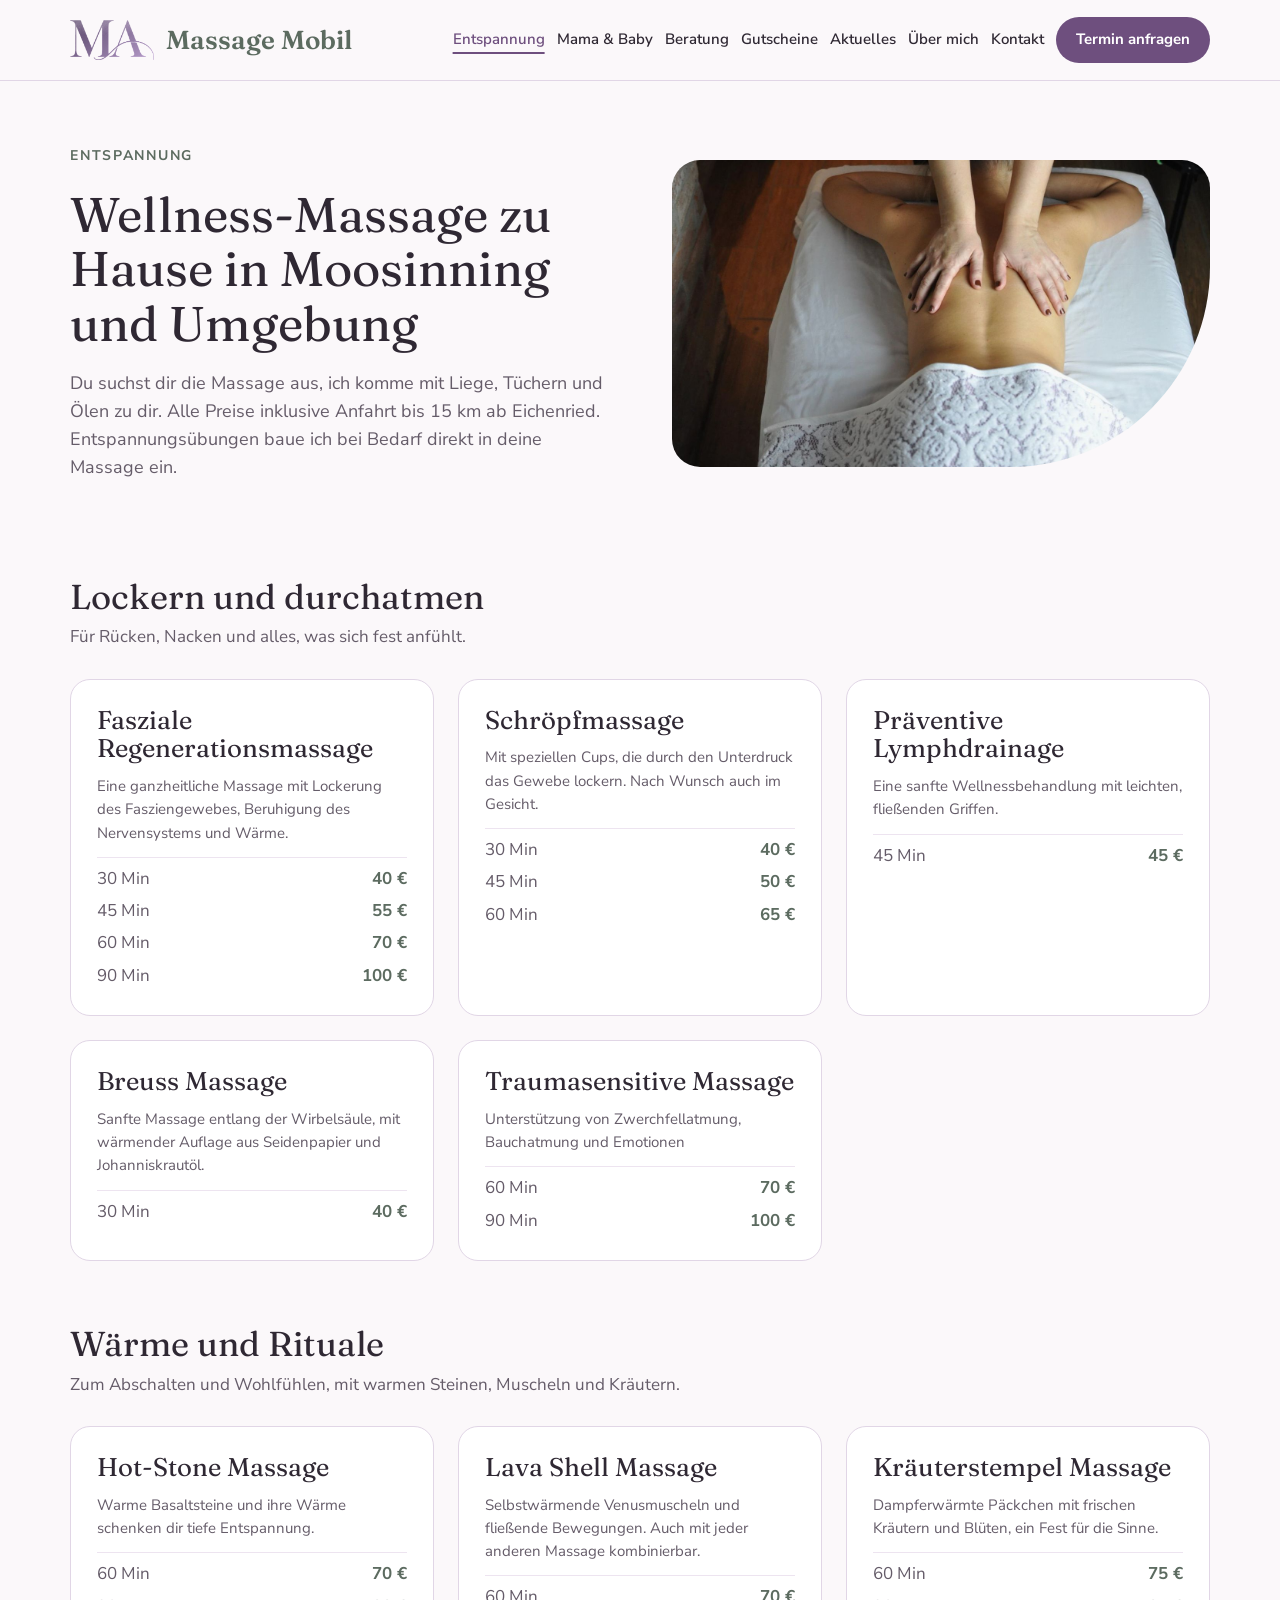
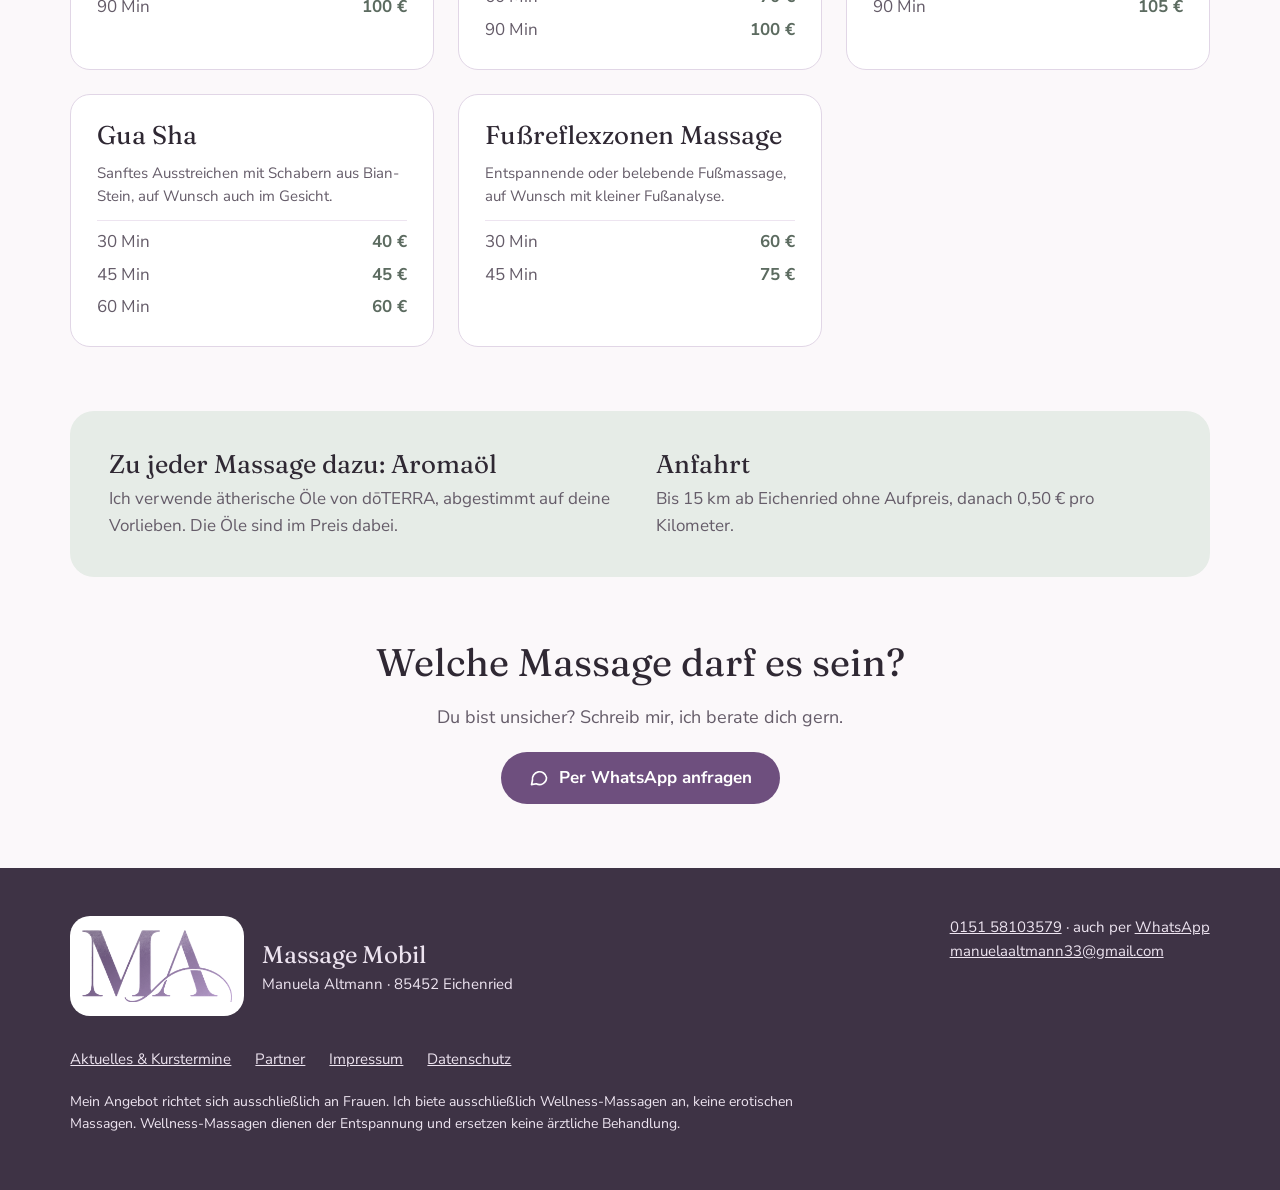
<file: entspannung.html>
<!doctype html>
<html lang="de">
<head>
<meta charset="utf-8">
<meta name="viewport" content="width=device-width, initial-scale=1">
<meta name="robots" content="noindex, nofollow">
<title>Wellness-Massage zu Hause in Moosinning · Massage Mobil</title>
<meta name="description" content="Hot Stone, Lava Shell, Kräuterstempel, Gua Sha, Fußreflexzonen und mehr. Mobile Wellness-Massage für Frauen mit Preisen.">
<link rel="icon" type="image/png" sizes="192x192" href="bilder/favicon-192.png?v=a40c451e">
<link rel="apple-touch-icon" href="bilder/apple-touch-icon.png?v=20e45960">
<link rel="preload" href="fonts/fraunces-latin-400-normal.woff2" as="font" type="font/woff2" crossorigin>
<link rel="preload" href="fonts/nunito-sans-latin-400-normal.woff2" as="font" type="font/woff2" crossorigin>
<link rel="stylesheet" href="style.css?v=232ca239">
<link rel="canonical" href="https://www.massage-mobil.eu/entspannung.html">
<meta property="og:type" content="website">
<meta property="og:site_name" content="Massage Mobil">
<meta property="og:locale" content="de_DE">
<meta property="og:title" content="Wellness-Massage zu Hause in Moosinning · Massage Mobil">
<meta property="og:description" content="Hot Stone, Lava Shell, Kräuterstempel, Gua Sha, Fußreflexzonen und mehr. Mobile Wellness-Massage für Frauen mit Preisen.">
<meta property="og:url" content="https://www.massage-mobil.eu/entspannung.html">
<meta property="og:image" content="https://www.massage-mobil.eu/bilder/manuela-liege.jpg">
<meta property="og:image:width" content="1400">
<meta property="og:image:height" content="933">
<meta property="og:image:alt" content="Manuela sitzt lächelnd auf ihrer Massageliege">
<meta name="twitter:card" content="summary_large_image">
<meta name="twitter:title" content="Wellness-Massage zu Hause in Moosinning · Massage Mobil">
<meta name="twitter:description" content="Hot Stone, Lava Shell, Kräuterstempel, Gua Sha, Fußreflexzonen und mehr. Mobile Wellness-Massage für Frauen mit Preisen.">
<meta name="twitter:image" content="https://www.massage-mobil.eu/bilder/manuela-liege.jpg">
</head>
<body>
<a class="skip-link" href="#inhalt">Zum Inhalt springen</a>
<header class="site-header">
<div class="wrap">
<a class="logo" href="index.html"><img src="bilder/logo-ma-flieder-2x.png?v=e991f723" alt="" width="84" height="40" decoding="async"><span class="logo-txt"><b>Massage Mobil</b></span></a>
<button class="menu-btn" type="button" aria-label="Menü öffnen" aria-expanded="false" aria-controls="nav"><svg width="22" height="22" viewBox="0 0 24 24" fill="none" stroke="currentColor" stroke-width="2" stroke-linecap="round" aria-hidden="true"><path d="M4 7h16M4 12h16M4 17h16"/></svg></button>
<nav class="nav" id="nav" aria-label="Hauptmenü">
<a href="entspannung.html" aria-current="page">Entspannung</a>
<a href="mama-baby.html">Mama &amp; Baby</a>
<a href="beratung.html">Beratung</a>
<a href="gutscheine.html">Gutscheine</a>
<a href="aktuelles.html">Aktuelles</a>
<a href="ueber-mich.html">Über mich</a>
<a href="kontakt.html">Kontakt</a>
<a class="btn btn-primary" href="kontakt.html">Termin anfragen</a>
</nav>
</div>
</header>
<main id="inhalt" tabindex="-1">

<section class="wrap section grid-2">
<div class="stack">
<div class="kicker">Entspannung</div>
<h1 class="h1-md">Wellness-Massage zu Hause in Moosinning und Umgebung</h1>
<p class="muted fs-18">Du suchst dir die Massage aus, ich komme mit Liege, Tüchern und Ölen zu dir. Alle Preise inklusive Anfahrt bis 15 km ab Eichenried. Entspannungsübungen baue ich bei Bedarf direkt in deine Massage ein.</p>
</div>
<img class="pic pic-leaf hero-img h-hero-s" src="bilder/rueckenmassage.jpg?v=ad10a622" alt="Rückenmassage auf der Massageliege" width="1400" height="929" decoding="async">
</section>

<section class="wrap stack gap-28 py-32">
<div class="stack gap-8"><h2 class="h2-md">Lockern und durchatmen</h2><p class="muted">Für Rücken, Nacken und alles, was sich fest anfühlt.</p></div>
<div class="grid-3"><div class="card"><h3>Fasziale Regenerationsmassage</h3><p class="muted fs-15">Eine ganzheitliche Massage mit Lockerung des Fasziengewebes, Beruhigung des Nervensystems und Wärme.</p><div class="prices"><div><span class="muted">30 Min</span><b>40 €</b></div><div><span class="muted">45 Min</span><b>55 €</b></div><div><span class="muted">60 Min</span><b>70 €</b></div><div><span class="muted">90 Min</span><b>100 €</b></div></div></div>
<div class="card"><h3>Schröpfmassage</h3><p class="muted fs-15">Mit speziellen Cups, die durch den Unterdruck das Gewebe lockern. Nach Wunsch auch im Gesicht.</p><div class="prices"><div><span class="muted">30 Min</span><b>40 €</b></div><div><span class="muted">45 Min</span><b>50 €</b></div><div><span class="muted">60 Min</span><b>65 €</b></div></div></div>
<div class="card"><h3>Präventive Lymphdrainage</h3><p class="muted fs-15">Eine sanfte Wellnessbehandlung mit leichten, fließenden Griffen.</p><div class="prices"><div><span class="muted">45 Min</span><b>45 €</b></div></div></div>
<div class="card"><h3>Breuss Massage</h3><p class="muted fs-15">Sanfte Massage entlang der Wirbelsäule, mit wärmender Auflage aus Seidenpapier und Johanniskrautöl.</p><div class="prices"><div><span class="muted">30 Min</span><b>40 €</b></div></div></div>
<div class="card"><h3>Traumasensitive Massage</h3><p class="muted fs-15">Unterstützung von Zwerchfellatmung, Bauchatmung und Emotionen</p><div class="prices"><div><span class="muted">60 Min</span><b>70 €</b></div><div><span class="muted">90 Min</span><b>100 €</b></div></div></div></div>
</section>
<section class="wrap stack gap-28 py-32">
<div class="stack gap-8"><h2 class="h2-md">Wärme und Rituale</h2><p class="muted">Zum Abschalten und Wohlfühlen, mit warmen Steinen, Muscheln und Kräutern.</p></div>
<div class="grid-3"><div class="card"><h3>Hot-Stone Massage</h3><p class="muted fs-15">Warme Basaltsteine und ihre Wärme schenken dir tiefe Entspannung.</p><div class="prices"><div><span class="muted">60 Min</span><b>70 €</b></div><div><span class="muted">90 Min</span><b>100 €</b></div></div></div>
<div class="card"><h3>Lava Shell Massage</h3><p class="muted fs-15">Selbstwärmende Venusmuscheln und fließende Bewegungen. Auch mit jeder anderen Massage kombinierbar.</p><div class="prices"><div><span class="muted">60 Min</span><b>70 €</b></div><div><span class="muted">90 Min</span><b>100 €</b></div></div></div>
<div class="card"><h3>Kräuterstempel Massage</h3><p class="muted fs-15">Dampferwärmte Päckchen mit frischen Kräutern und Blüten, ein Fest für die Sinne.</p><div class="prices"><div><span class="muted">60 Min</span><b>75 €</b></div><div><span class="muted">90 Min</span><b>105 €</b></div></div></div>
<div class="card"><h3>Gua Sha</h3><p class="muted fs-15">Sanftes Ausstreichen mit Schabern aus Bian-Stein, auf Wunsch auch im Gesicht.</p><div class="prices"><div><span class="muted">30 Min</span><b>40 €</b></div><div><span class="muted">45 Min</span><b>45 €</b></div><div><span class="muted">60 Min</span><b>60 €</b></div></div></div>
<div class="card"><h3>Fußreflexzonen Massage</h3><p class="muted fs-15">Entspannende oder belebende Fußmassage, auf Wunsch mit kleiner Fußanalyse.</p><div class="prices"><div><span class="muted">30 Min</span><b>60 €</b></div><div><span class="muted">45 Min</span><b>75 €</b></div></div></div></div>
</section>
<div class="wrap mt-32"><div class="grid-2 bg-soft2 panel items-start gap-32">
<div class="stack gap-8"><h3>Zu jeder Massage dazu: Aromaöl</h3><p class="muted">Ich verwende ätherische Öle von dōTERRA, abgestimmt auf deine Vorlieben. Die Öle sind im Preis dabei.</p></div>
<div class="stack gap-8"><h3>Anfahrt</h3><p class="muted">Bis 15 km ab Eichenried ohne Aufpreis, danach 0,50 € pro Kilometer.</p></div>
</div></div>
<section class="wrap section stack center">
<h2>Welche Massage darf es sein?</h2>
<p class="muted fs-18">Du bist unsicher? Schreib mir, ich berate dich gern.</p>
<div class="btns justify-center"><a class="btn btn-primary" href="https://wa.me/4915158103579?text=Hallo%20Manuela%2C%20ich%20interessiere%20mich%20f%C3%BCr%20einen%20Massagetermin." target="_blank" rel="noopener"><svg viewBox="0 0 24 24" fill="none" stroke="currentColor" stroke-width="2" stroke-linecap="round" stroke-linejoin="round" aria-hidden="true"><path d="M21 11.5a8.4 8.4 0 0 1-12.4 7.4L3 20l1.2-5.3A8.4 8.4 0 1 1 21 11.5z"/></svg>Per WhatsApp anfragen</a></div>
</section>

</main>
<footer class="site-footer">
<div class="wrap">
<div class="top">
<div class="foot-brand"><span class="foot-mark"><img src="bilder/logo-ma-flieder-2x.png?v=e991f723" alt="" height="69" width="146" loading="lazy" decoding="async"></span><div><div class="name">Massage Mobil</div><div>Manuela Altmann · 85452 Eichenried</div></div></div>
<div><div><a href="tel:+4915158103579">0151 58103579</a> · auch per <a href="https://wa.me/4915158103579?text=Hallo%20Manuela%2C%20ich%20interessiere%20mich%20f%C3%BCr%20einen%20Massagetermin." target="_blank" rel="noopener">WhatsApp</a></div><div><a href="mailto:manuelaaltmann33@gmail.com">manuelaaltmann33@gmail.com</a></div></div>
<div class="foot-links"><a href="aktuelles.html">Aktuelles &amp; Kurstermine</a><a href="partner.html">Partner</a><a href="impressum.html">Impressum</a><a href="datenschutz.html">Datenschutz</a></div>
</div>
<p class="legal">Mein Angebot richtet sich ausschließlich an Frauen. Ich biete ausschließlich Wellness-Massagen an, keine erotischen Massagen. Wellness-Massagen dienen der Entspannung und ersetzen keine ärztliche Behandlung.</p>
</div>
</footer>
<div class="mobile-bar"><a class="btn btn-primary" href="https://wa.me/4915158103579?text=Hallo%20Manuela%2C%20ich%20interessiere%20mich%20f%C3%BCr%20einen%20Massagetermin." target="_blank" rel="noopener"><svg viewBox="0 0 24 24" fill="none" stroke="currentColor" stroke-width="2" stroke-linecap="round" stroke-linejoin="round" aria-hidden="true"><path d="M21 11.5a8.4 8.4 0 0 1-12.4 7.4L3 20l1.2-5.3A8.4 8.4 0 1 1 21 11.5z"/></svg>WhatsApp</a><a class="btn btn-outline" href="tel:+4915158103579"><svg viewBox="0 0 24 24" fill="none" stroke="currentColor" stroke-width="2" stroke-linecap="round" stroke-linejoin="round" aria-hidden="true"><path d="M22 16.9v3a2 2 0 0 1-2.2 2 19.8 19.8 0 0 1-8.6-3.1 19.5 19.5 0 0 1-6-6A19.8 19.8 0 0 1 2.1 4.2 2 2 0 0 1 4.1 2h3a2 2 0 0 1 2 1.7c.1.9.4 1.8.7 2.7a2 2 0 0 1-.5 2.1L8 9.8a16 16 0 0 0 6 6l1.3-1.3a2 2 0 0 1 2.1-.5c.9.3 1.8.6 2.7.7a2 2 0 0 1 1.7 2z"/></svg>Anrufen</a></div>
<script>
const b=document.querySelector('.menu-btn'),n=document.getElementById('nav');
const set=o=>{n.classList.toggle('open',o);b.setAttribute('aria-expanded',o);b.setAttribute('aria-label',o?'Menü schließen':'Menü öffnen')};
b.addEventListener('click',()=>set(!n.classList.contains('open')));
document.addEventListener('keydown',e=>{if(e.key==='Escape'&&n.classList.contains('open')){set(false);b.focus()}});
</script>
</body>
</html>
</file>
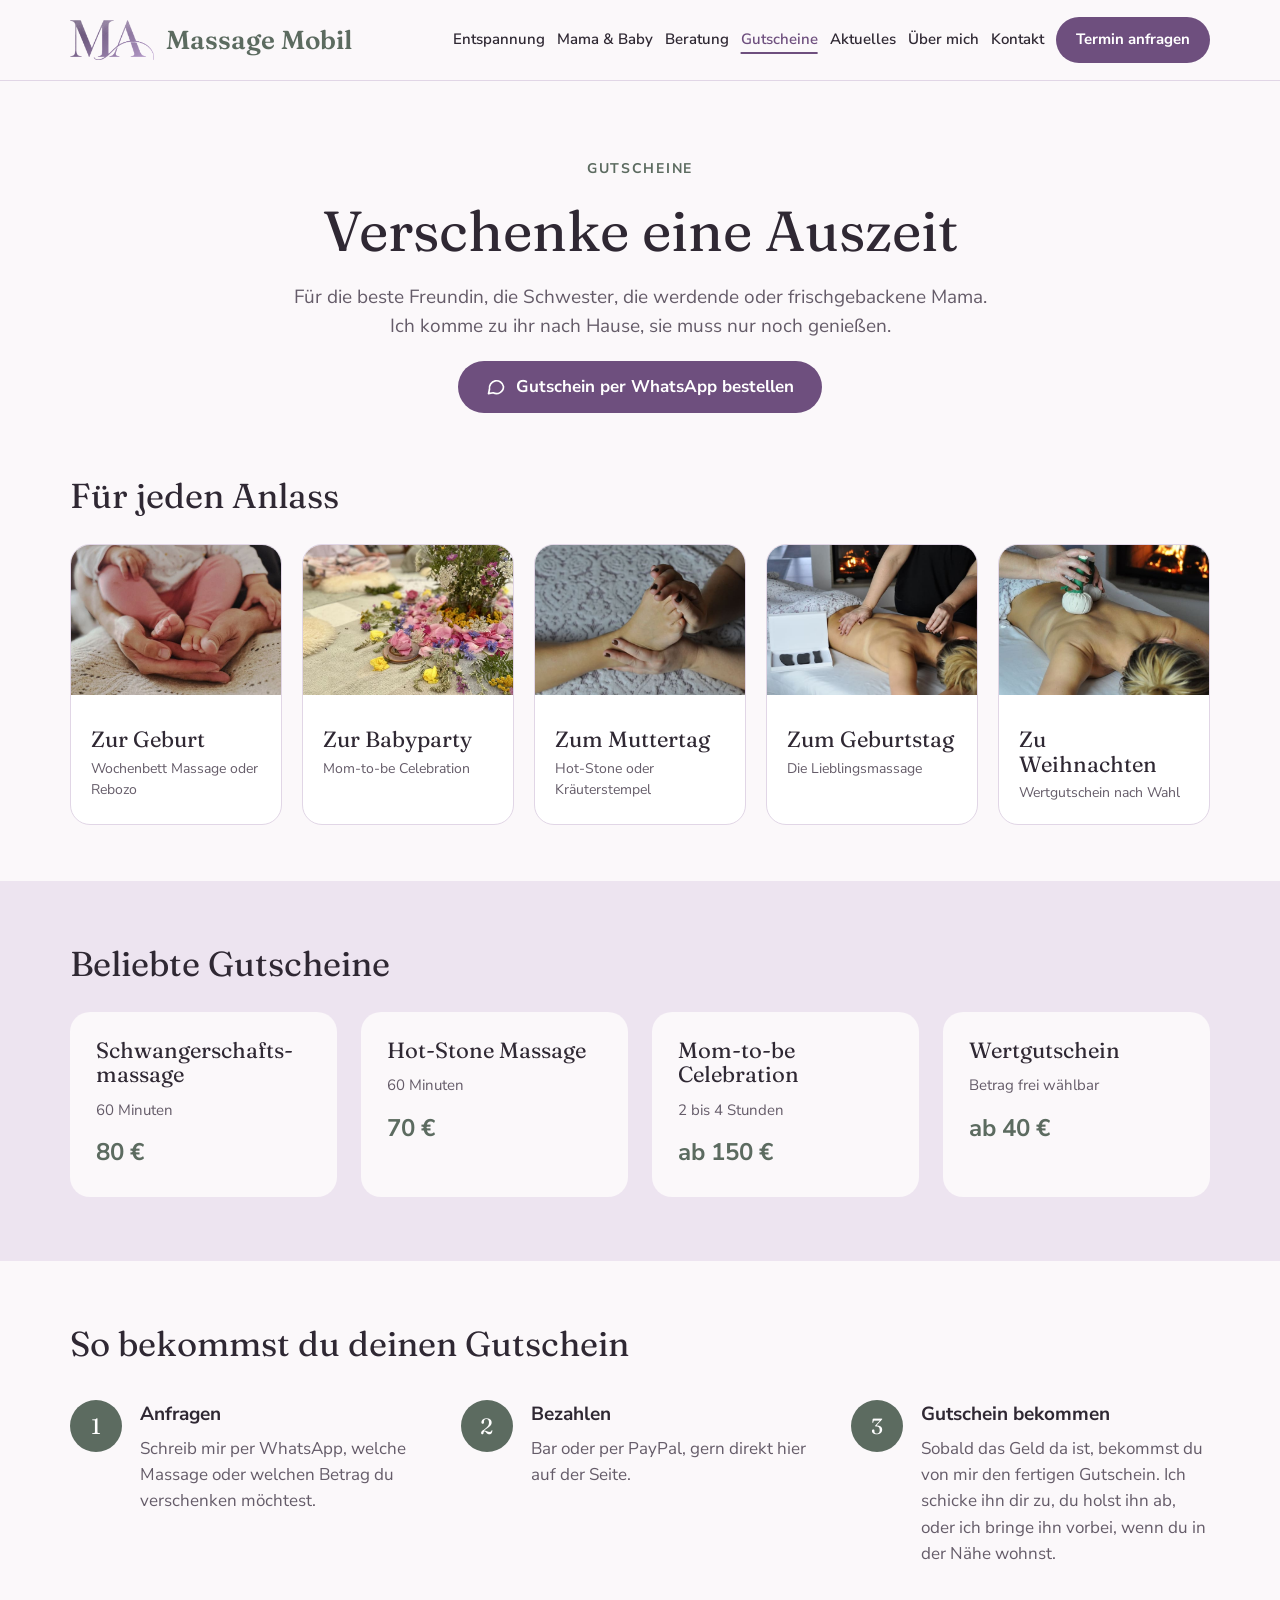
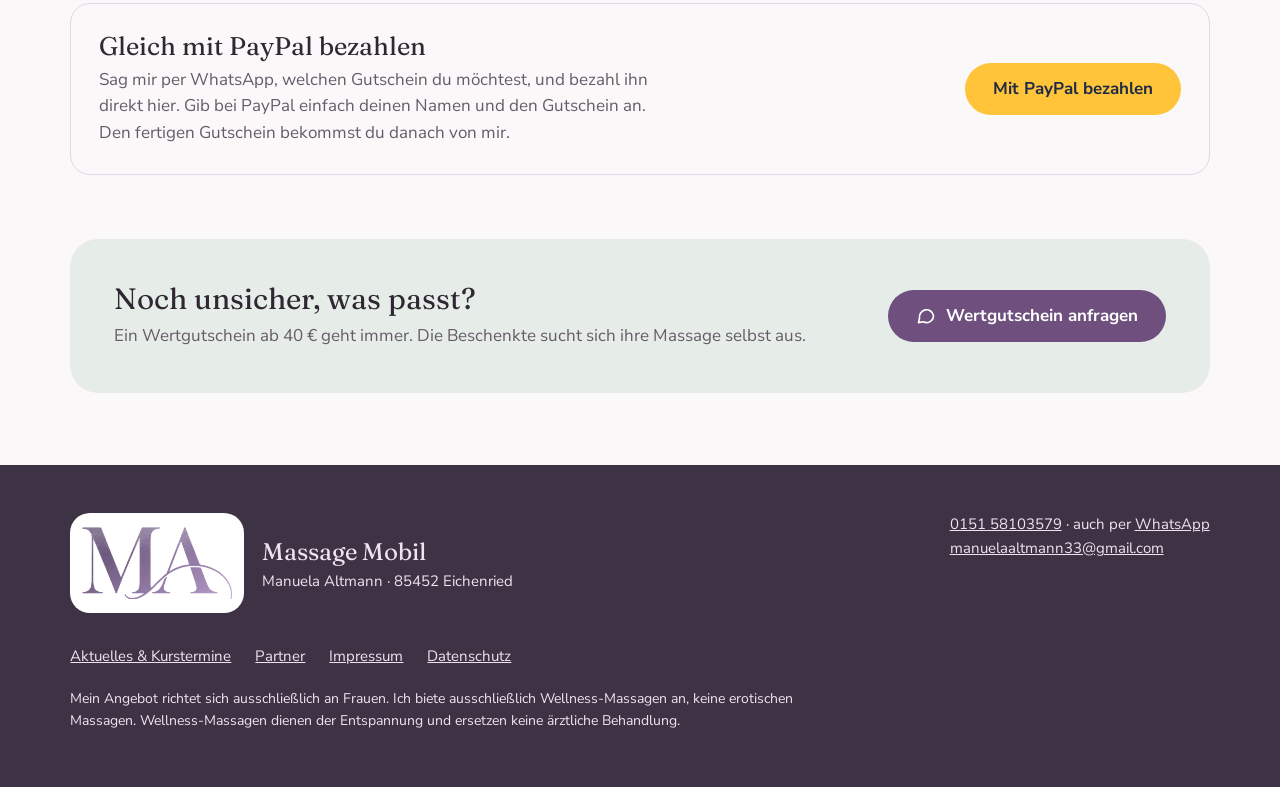
<file: gutscheine.html>
<!doctype html>
<html lang="de">
<head>
<meta charset="utf-8">
<meta name="viewport" content="width=device-width, initial-scale=1">
<meta name="robots" content="noindex, nofollow">
<title>Massage-Gutschein verschenken · Massage Mobil</title>
<meta name="description" content="Gutscheine für mobile Wellness-Massage: zur Geburt, zur Babyparty, zum Muttertag, zum Geburtstag oder zu Weihnachten.">
<link rel="icon" type="image/png" sizes="192x192" href="bilder/favicon-192.png?v=a40c451e">
<link rel="apple-touch-icon" href="bilder/apple-touch-icon.png?v=20e45960">
<link rel="preload" href="fonts/fraunces-latin-400-normal.woff2" as="font" type="font/woff2" crossorigin>
<link rel="preload" href="fonts/nunito-sans-latin-400-normal.woff2" as="font" type="font/woff2" crossorigin>
<link rel="stylesheet" href="style.css?v=232ca239">
<link rel="canonical" href="https://www.massage-mobil.eu/gutscheine.html">
<meta property="og:type" content="website">
<meta property="og:site_name" content="Massage Mobil">
<meta property="og:locale" content="de_DE">
<meta property="og:title" content="Massage-Gutschein verschenken · Massage Mobil">
<meta property="og:description" content="Gutscheine für mobile Wellness-Massage: zur Geburt, zur Babyparty, zum Muttertag, zum Geburtstag oder zu Weihnachten.">
<meta property="og:url" content="https://www.massage-mobil.eu/gutscheine.html">
<meta property="og:image" content="https://www.massage-mobil.eu/bilder/manuela-liege.jpg">
<meta property="og:image:width" content="1400">
<meta property="og:image:height" content="933">
<meta property="og:image:alt" content="Manuela sitzt lächelnd auf ihrer Massageliege">
<meta name="twitter:card" content="summary_large_image">
<meta name="twitter:title" content="Massage-Gutschein verschenken · Massage Mobil">
<meta name="twitter:description" content="Gutscheine für mobile Wellness-Massage: zur Geburt, zur Babyparty, zum Muttertag, zum Geburtstag oder zu Weihnachten.">
<meta name="twitter:image" content="https://www.massage-mobil.eu/bilder/manuela-liege.jpg">
</head>
<body>
<a class="skip-link" href="#inhalt">Zum Inhalt springen</a>
<header class="site-header">
<div class="wrap">
<a class="logo" href="index.html"><img src="bilder/logo-ma-flieder-2x.png?v=e991f723" alt="" width="84" height="40" decoding="async"><span class="logo-txt"><b>Massage Mobil</b></span></a>
<button class="menu-btn" type="button" aria-label="Menü öffnen" aria-expanded="false" aria-controls="nav"><svg width="22" height="22" viewBox="0 0 24 24" fill="none" stroke="currentColor" stroke-width="2" stroke-linecap="round" aria-hidden="true"><path d="M4 7h16M4 12h16M4 17h16"/></svg></button>
<nav class="nav" id="nav" aria-label="Hauptmenü">
<a href="entspannung.html">Entspannung</a>
<a href="mama-baby.html">Mama &amp; Baby</a>
<a href="beratung.html">Beratung</a>
<a href="gutscheine.html" aria-current="page">Gutscheine</a>
<a href="aktuelles.html">Aktuelles</a>
<a href="ueber-mich.html">Über mich</a>
<a href="kontakt.html">Kontakt</a>
<a class="btn btn-primary" href="kontakt.html">Termin anfragen</a>
</nav>
</div>
</header>
<main id="inhalt" tabindex="-1">

<section class="wrap section stack center pt-hero">
<div class="kicker">Gutscheine</div>
<h1 class="h1-lg">Verschenke eine Auszeit</h1>
<p class="muted fs-19 maxw-720">Für die beste Freundin, die Schwester, die werdende oder frischgebackene Mama. Ich komme zu ihr nach Hause, sie muss nur noch genießen.</p>
<div class="btns justify-center"><a class="btn btn-primary" href="https://wa.me/4915158103579?text=Hallo%20Manuela%2C%20ich%20interessiere%20mich%20f%C3%BCr%20einen%20Massagetermin." target="_blank" rel="noopener"><svg viewBox="0 0 24 24" fill="none" stroke="currentColor" stroke-width="2" stroke-linecap="round" stroke-linejoin="round" aria-hidden="true"><path d="M21 11.5a8.4 8.4 0 0 1-12.4 7.4L3 20l1.2-5.3A8.4 8.4 0 1 1 21 11.5z"/></svg>Gutschein per WhatsApp bestellen</a></div>
</section>
<section class="wrap stack gap-28 pb-56">
<h2 class="h2-md">Für jeden Anlass</h2>
<div class="grid-5"><div class="card card-img card-occasion"><img src="bilder/babyfuesse-haende-klein.jpg?v=75bda1d5" alt="Babyfüße in den Händen der Mama" width="720" height="611" decoding="async"><div class="body"><h3>Zur Geburt</h3><p class="muted fs-14">Wochenbett Massage oder Rebozo</p></div></div>
<div class="card card-img card-occasion"><img src="bilder/blumenmandala-klein.jpg?v=1afedcc0" alt="Blumenmandala bei einer Mom-to-be Celebration" width="720" height="960" loading="lazy" decoding="async"><div class="body"><h3>Zur Babyparty</h3><p class="muted fs-14">Mom-to-be Celebration</p></div></div>
<div class="card card-img card-occasion"><img src="bilder/handmassage-klein.jpg?v=faae36c8" alt="Entspannende Handmassage" width="720" height="478" loading="lazy" decoding="async"><div class="body"><h3>Zum Muttertag</h3><p class="muted fs-14">Hot-Stone oder Kräuterstempel</p></div></div>
<div class="card card-img card-occasion"><img src="bilder/steine-kamin-klein.jpg?v=2a3cf377" alt="Massage mit warmen Steinen vor dem Kamin" width="720" height="478" loading="lazy" decoding="async"><div class="body"><h3>Zum Geburtstag</h3><p class="muted fs-14">Die Lieblingsmassage</p></div></div>
<div class="card card-img card-occasion"><img src="bilder/kraeuterstempel-klein.jpg?v=76b05c1f" alt="Kräuterstempel-Massage vor dem Kaminfeuer" width="720" height="1084" loading="lazy" decoding="async"><div class="body"><h3>Zu Weihnachten</h3><p class="muted fs-14">Wertgutschein nach Wahl</p></div></div></div>
</section>
<section class="bg-soft"><div class="wrap section stack gap-28">
<h2 class="h2-md">Beliebte Gutscheine</h2>
<div class="grid-4 gap-24"><div class="card card-plain"><h3 class="fs-22">Schwangerschafts­massage</h3><p class="muted fs-15">60 Minuten</p><b class="price-big">80 €</b></div>
<div class="card card-plain"><h3 class="fs-22">Hot-Stone Massage</h3><p class="muted fs-15">60 Minuten</p><b class="price-big">70 €</b></div>
<div class="card card-plain"><h3 class="fs-22">Mom-to-be Celebration</h3><p class="muted fs-15">2 bis 4 Stunden</p><b class="price-big">ab 150 €</b></div>
<div class="card card-plain"><h3 class="fs-22">Wertgutschein</h3><p class="muted fs-15">Betrag frei wählbar</p><b class="price-big">ab 40 €</b></div></div>
</div></section>
<section class="wrap section stack gap-36">
<h2 class="h2-md">So bekommst du deinen Gutschein</h2>
<div class="grid-3 gap-32"><div class="step step-row"><div class="num">1</div><div class="stack gap-6"><b class="fs-19">Anfragen</b><p class="muted">Schreib mir per WhatsApp, welche Massage oder welchen Betrag du verschenken möchtest.</p></div></div>
<div class="step step-row"><div class="num">2</div><div class="stack gap-6"><b class="fs-19">Bezahlen</b><p class="muted">Bar oder per PayPal, gern direkt hier auf der Seite.</p></div></div>
<div class="step step-row"><div class="num">3</div><div class="stack gap-6"><b class="fs-19">Gutschein bekommen</b><p class="muted">Sobald das Geld da ist, bekommst du von mir den fertigen Gutschein. Ich schicke ihn dir zu, du holst ihn ab, oder ich bringe ihn vorbei, wenn du in der Nähe wohnst.</p></div></div></div>
<div class="paypal" id="paypal">
<div class="stack gap-6 min-w-0"><h3 class="h3-md">Gleich mit PayPal bezahlen</h3><p class="muted">Sag mir per WhatsApp, welchen Gutschein du möchtest, und bezahl ihn direkt hier. Gib bei PayPal einfach deinen Namen und den Gutschein an. Den fertigen Gutschein bekommst du danach von mir.</p></div>
<a class="btn btn-paypal" href="https://www.paypal.com/ncp/payment/HS4T4HUWWJ9NU" target="_blank" rel="noopener">Mit PayPal bezahlen</a>
</div>
</section>
<div class="wrap pb-72"><div class="bg-soft2 cta-box bar gap-32">
<div class="stack gap-8 min-w-0"><h3 class="h3-lg">Noch unsicher, was passt?</h3><p class="muted">Ein Wertgutschein ab 40 € geht immer. Die Beschenkte sucht sich ihre Massage selbst aus.</p></div>
<a class="btn btn-primary" href="https://wa.me/4915158103579?text=Hallo%20Manuela%2C%20ich%20interessiere%20mich%20f%C3%BCr%20einen%20Massagetermin." target="_blank" rel="noopener"><svg viewBox="0 0 24 24" fill="none" stroke="currentColor" stroke-width="2" stroke-linecap="round" stroke-linejoin="round" aria-hidden="true"><path d="M21 11.5a8.4 8.4 0 0 1-12.4 7.4L3 20l1.2-5.3A8.4 8.4 0 1 1 21 11.5z"/></svg>Wertgutschein anfragen</a>
</div></div>

</main>
<footer class="site-footer">
<div class="wrap">
<div class="top">
<div class="foot-brand"><span class="foot-mark"><img src="bilder/logo-ma-flieder-2x.png?v=e991f723" alt="" height="69" width="146" loading="lazy" decoding="async"></span><div><div class="name">Massage Mobil</div><div>Manuela Altmann · 85452 Eichenried</div></div></div>
<div><div><a href="tel:+4915158103579">0151 58103579</a> · auch per <a href="https://wa.me/4915158103579?text=Hallo%20Manuela%2C%20ich%20interessiere%20mich%20f%C3%BCr%20einen%20Massagetermin." target="_blank" rel="noopener">WhatsApp</a></div><div><a href="mailto:manuelaaltmann33@gmail.com">manuelaaltmann33@gmail.com</a></div></div>
<div class="foot-links"><a href="aktuelles.html">Aktuelles &amp; Kurstermine</a><a href="partner.html">Partner</a><a href="impressum.html">Impressum</a><a href="datenschutz.html">Datenschutz</a></div>
</div>
<p class="legal">Mein Angebot richtet sich ausschließlich an Frauen. Ich biete ausschließlich Wellness-Massagen an, keine erotischen Massagen. Wellness-Massagen dienen der Entspannung und ersetzen keine ärztliche Behandlung.</p>
</div>
</footer>
<div class="mobile-bar"><a class="btn btn-primary" href="https://wa.me/4915158103579?text=Hallo%20Manuela%2C%20ich%20interessiere%20mich%20f%C3%BCr%20einen%20Massagetermin." target="_blank" rel="noopener"><svg viewBox="0 0 24 24" fill="none" stroke="currentColor" stroke-width="2" stroke-linecap="round" stroke-linejoin="round" aria-hidden="true"><path d="M21 11.5a8.4 8.4 0 0 1-12.4 7.4L3 20l1.2-5.3A8.4 8.4 0 1 1 21 11.5z"/></svg>WhatsApp</a><a class="btn btn-outline" href="tel:+4915158103579"><svg viewBox="0 0 24 24" fill="none" stroke="currentColor" stroke-width="2" stroke-linecap="round" stroke-linejoin="round" aria-hidden="true"><path d="M22 16.9v3a2 2 0 0 1-2.2 2 19.8 19.8 0 0 1-8.6-3.1 19.5 19.5 0 0 1-6-6A19.8 19.8 0 0 1 2.1 4.2 2 2 0 0 1 4.1 2h3a2 2 0 0 1 2 1.7c.1.9.4 1.8.7 2.7a2 2 0 0 1-.5 2.1L8 9.8a16 16 0 0 0 6 6l1.3-1.3a2 2 0 0 1 2.1-.5c.9.3 1.8.6 2.7.7a2 2 0 0 1 1.7 2z"/></svg>Anrufen</a></div>
<script>
const b=document.querySelector('.menu-btn'),n=document.getElementById('nav');
const set=o=>{n.classList.toggle('open',o);b.setAttribute('aria-expanded',o);b.setAttribute('aria-label',o?'Menü schließen':'Menü öffnen')};
b.addEventListener('click',()=>set(!n.classList.contains('open')));
document.addEventListener('keydown',e=>{if(e.key==='Escape'&&n.classList.contains('open')){set(false);b.focus()}});
</script>
</body>
</html>
</file>
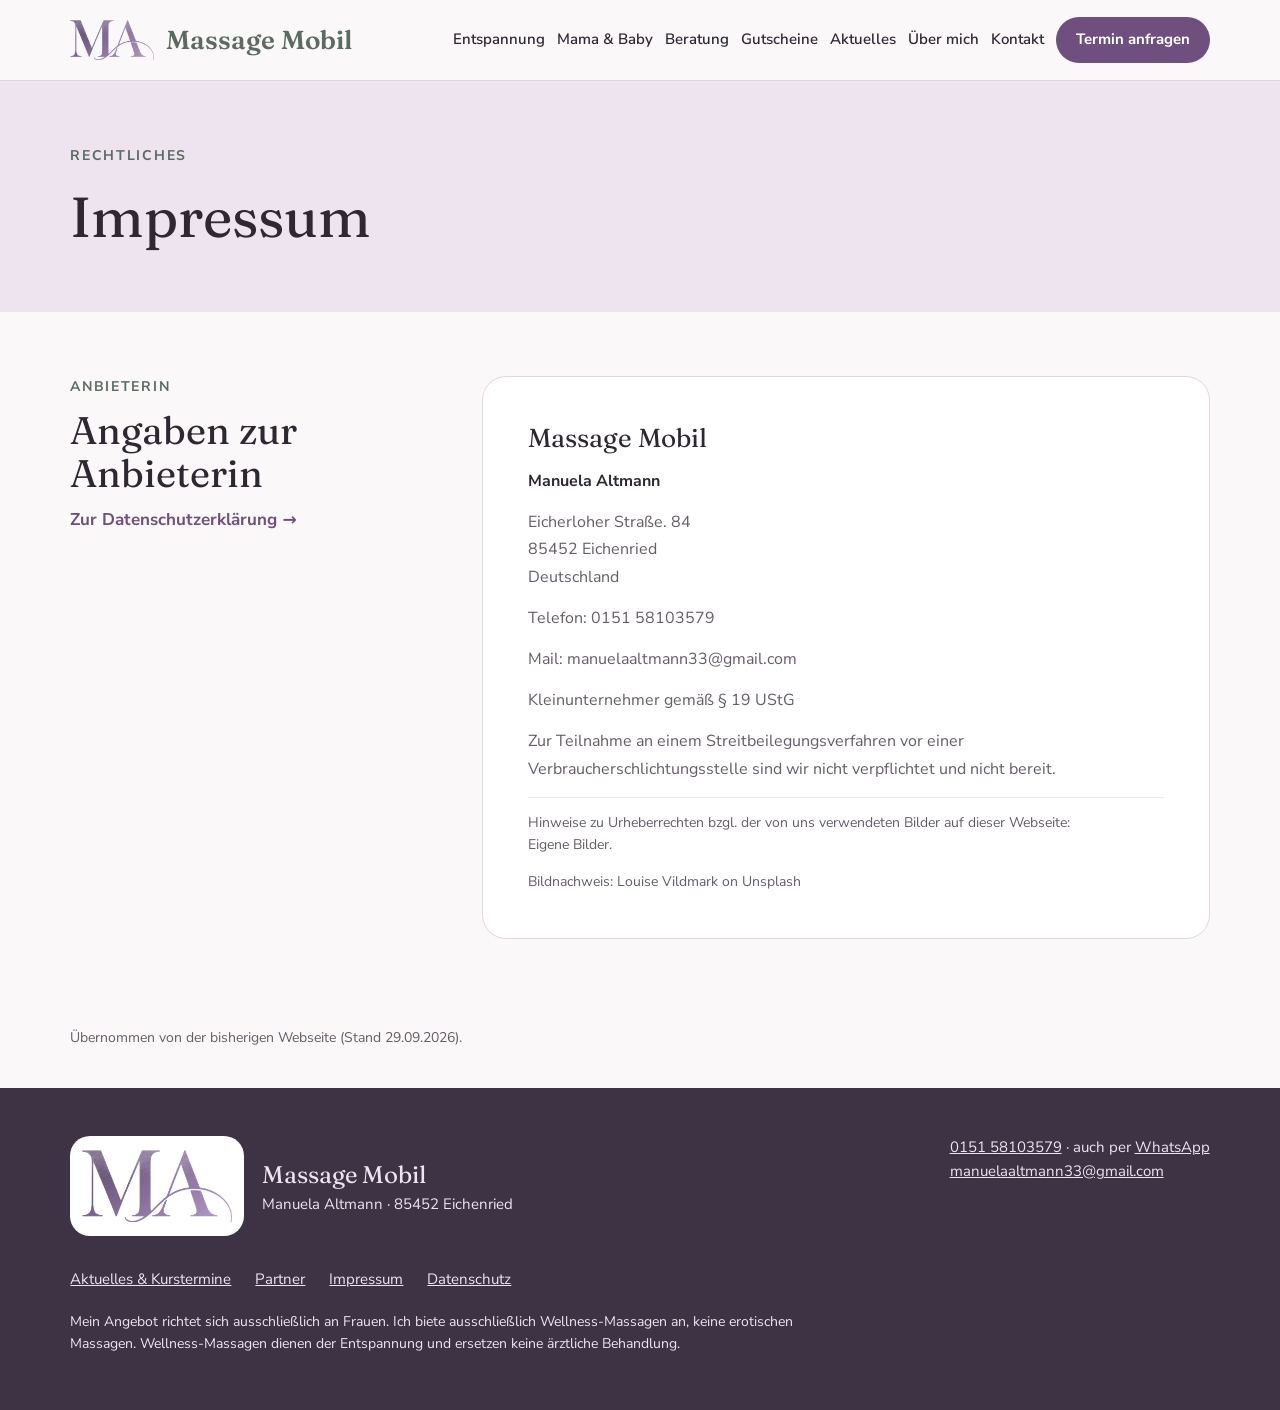
<file: impressum.html>
<!doctype html>
<html lang="de">
<head>
<meta charset="utf-8">
<meta name="viewport" content="width=device-width, initial-scale=1">
<meta name="robots" content="noindex, nofollow">
<title>Impressum · Massage Mobil</title>
<meta name="description" content="Impressum von Massage Mobil, Manuela Altmann, Eichenried.">
<link rel="icon" type="image/png" sizes="192x192" href="bilder/favicon-192.png?v=a40c451e">
<link rel="apple-touch-icon" href="bilder/apple-touch-icon.png?v=20e45960">
<link rel="preload" href="fonts/fraunces-latin-400-normal.woff2" as="font" type="font/woff2" crossorigin>
<link rel="preload" href="fonts/nunito-sans-latin-400-normal.woff2" as="font" type="font/woff2" crossorigin>
<link rel="stylesheet" href="style.css?v=232ca239">
<link rel="canonical" href="https://www.massage-mobil.eu/impressum.html">
<meta property="og:type" content="website">
<meta property="og:site_name" content="Massage Mobil">
<meta property="og:locale" content="de_DE">
<meta property="og:title" content="Impressum · Massage Mobil">
<meta property="og:description" content="Impressum von Massage Mobil, Manuela Altmann, Eichenried.">
<meta property="og:url" content="https://www.massage-mobil.eu/impressum.html">
<meta property="og:image" content="https://www.massage-mobil.eu/bilder/manuela-liege.jpg">
<meta property="og:image:width" content="1400">
<meta property="og:image:height" content="933">
<meta property="og:image:alt" content="Manuela sitzt lächelnd auf ihrer Massageliege">
<meta name="twitter:card" content="summary_large_image">
<meta name="twitter:title" content="Impressum · Massage Mobil">
<meta name="twitter:description" content="Impressum von Massage Mobil, Manuela Altmann, Eichenried.">
<meta name="twitter:image" content="https://www.massage-mobil.eu/bilder/manuela-liege.jpg">
</head>
<body>
<a class="skip-link" href="#inhalt">Zum Inhalt springen</a>
<header class="site-header">
<div class="wrap">
<a class="logo" href="index.html"><img src="bilder/logo-ma-flieder-2x.png?v=e991f723" alt="" width="84" height="40" decoding="async"><span class="logo-txt"><b>Massage Mobil</b></span></a>
<button class="menu-btn" type="button" aria-label="Menü öffnen" aria-expanded="false" aria-controls="nav"><svg width="22" height="22" viewBox="0 0 24 24" fill="none" stroke="currentColor" stroke-width="2" stroke-linecap="round" aria-hidden="true"><path d="M4 7h16M4 12h16M4 17h16"/></svg></button>
<nav class="nav" id="nav" aria-label="Hauptmenü">
<a href="entspannung.html">Entspannung</a>
<a href="mama-baby.html">Mama &amp; Baby</a>
<a href="beratung.html">Beratung</a>
<a href="gutscheine.html">Gutscheine</a>
<a href="aktuelles.html">Aktuelles</a>
<a href="ueber-mich.html">Über mich</a>
<a href="kontakt.html">Kontakt</a>
<a class="btn btn-primary" href="kontakt.html">Termin anfragen</a>
</nav>
</div>
</header>
<main id="inhalt" tabindex="-1">

<section class="bg-soft"><div class="wrap section stack gap-18">
<div class="kicker">Rechtliches</div>
<h1>Impressum</h1>
</div></section>
<section class="wrap section split">
<div class="stack gap-12"><div class="kicker">Anbieterin</div><h2>Angaben zur Anbieterin</h2><a class="more" href="datenschutz.html">Zur Datenschutzerklärung →</a></div>
<div class="legal-card imp"><p>Massage Mobil</p>
<p>Manuela Altmann</p>
<p>Eicherloher Straße. 84<br>85452 Eichenried<br>Deutschland</p>
<p>Telefon: 0151 58103579</p>
<p>Mail: manuelaaltmann33@gmail.com</p>
<p>Kleinunternehmer gemäß § 19 UStG</p>
<p>Zur Teilnahme an einem Streitbeilegungsverfahren vor einer Verbraucherschlichtungsstelle sind wir nicht verpflichtet und nicht bereit.</p>
<p>Hinweise zu Urheberrechten bzgl. der von uns verwendeten Bilder auf dieser Webseite:<br>Eigene Bilder.</p>
<p>Bildnachweis: Louise Vildmark on Unsplash</p></div>
</section>
<p class="wrap muted legal-note">Übernommen von der bisherigen Webseite (Stand 29.09.2026).</p>

</main>
<footer class="site-footer">
<div class="wrap">
<div class="top">
<div class="foot-brand"><span class="foot-mark"><img src="bilder/logo-ma-flieder-2x.png?v=e991f723" alt="" height="69" width="146" decoding="async"></span><div><div class="name">Massage Mobil</div><div>Manuela Altmann · 85452 Eichenried</div></div></div>
<div><div><a href="tel:+4915158103579">0151 58103579</a> · auch per <a href="https://wa.me/4915158103579?text=Hallo%20Manuela%2C%20ich%20interessiere%20mich%20f%C3%BCr%20einen%20Massagetermin." target="_blank" rel="noopener">WhatsApp</a></div><div><a href="mailto:manuelaaltmann33@gmail.com">manuelaaltmann33@gmail.com</a></div></div>
<div class="foot-links"><a href="aktuelles.html">Aktuelles &amp; Kurstermine</a><a href="partner.html">Partner</a><a href="impressum.html">Impressum</a><a href="datenschutz.html">Datenschutz</a></div>
</div>
<p class="legal">Mein Angebot richtet sich ausschließlich an Frauen. Ich biete ausschließlich Wellness-Massagen an, keine erotischen Massagen. Wellness-Massagen dienen der Entspannung und ersetzen keine ärztliche Behandlung.</p>
</div>
</footer>
<div class="mobile-bar"><a class="btn btn-primary" href="https://wa.me/4915158103579?text=Hallo%20Manuela%2C%20ich%20interessiere%20mich%20f%C3%BCr%20einen%20Massagetermin." target="_blank" rel="noopener"><svg viewBox="0 0 24 24" fill="none" stroke="currentColor" stroke-width="2" stroke-linecap="round" stroke-linejoin="round" aria-hidden="true"><path d="M21 11.5a8.4 8.4 0 0 1-12.4 7.4L3 20l1.2-5.3A8.4 8.4 0 1 1 21 11.5z"/></svg>WhatsApp</a><a class="btn btn-outline" href="tel:+4915158103579"><svg viewBox="0 0 24 24" fill="none" stroke="currentColor" stroke-width="2" stroke-linecap="round" stroke-linejoin="round" aria-hidden="true"><path d="M22 16.9v3a2 2 0 0 1-2.2 2 19.8 19.8 0 0 1-8.6-3.1 19.5 19.5 0 0 1-6-6A19.8 19.8 0 0 1 2.1 4.2 2 2 0 0 1 4.1 2h3a2 2 0 0 1 2 1.7c.1.9.4 1.8.7 2.7a2 2 0 0 1-.5 2.1L8 9.8a16 16 0 0 0 6 6l1.3-1.3a2 2 0 0 1 2.1-.5c.9.3 1.8.6 2.7.7a2 2 0 0 1 1.7 2z"/></svg>Anrufen</a></div>
<script>
const b=document.querySelector('.menu-btn'),n=document.getElementById('nav');
const set=o=>{n.classList.toggle('open',o);b.setAttribute('aria-expanded',o);b.setAttribute('aria-label',o?'Menü schließen':'Menü öffnen')};
b.addEventListener('click',()=>set(!n.classList.contains('open')));
document.addEventListener('keydown',e=>{if(e.key==='Escape'&&n.classList.contains('open')){set(false);b.focus()}});
</script>
</body>
</html>
</file>
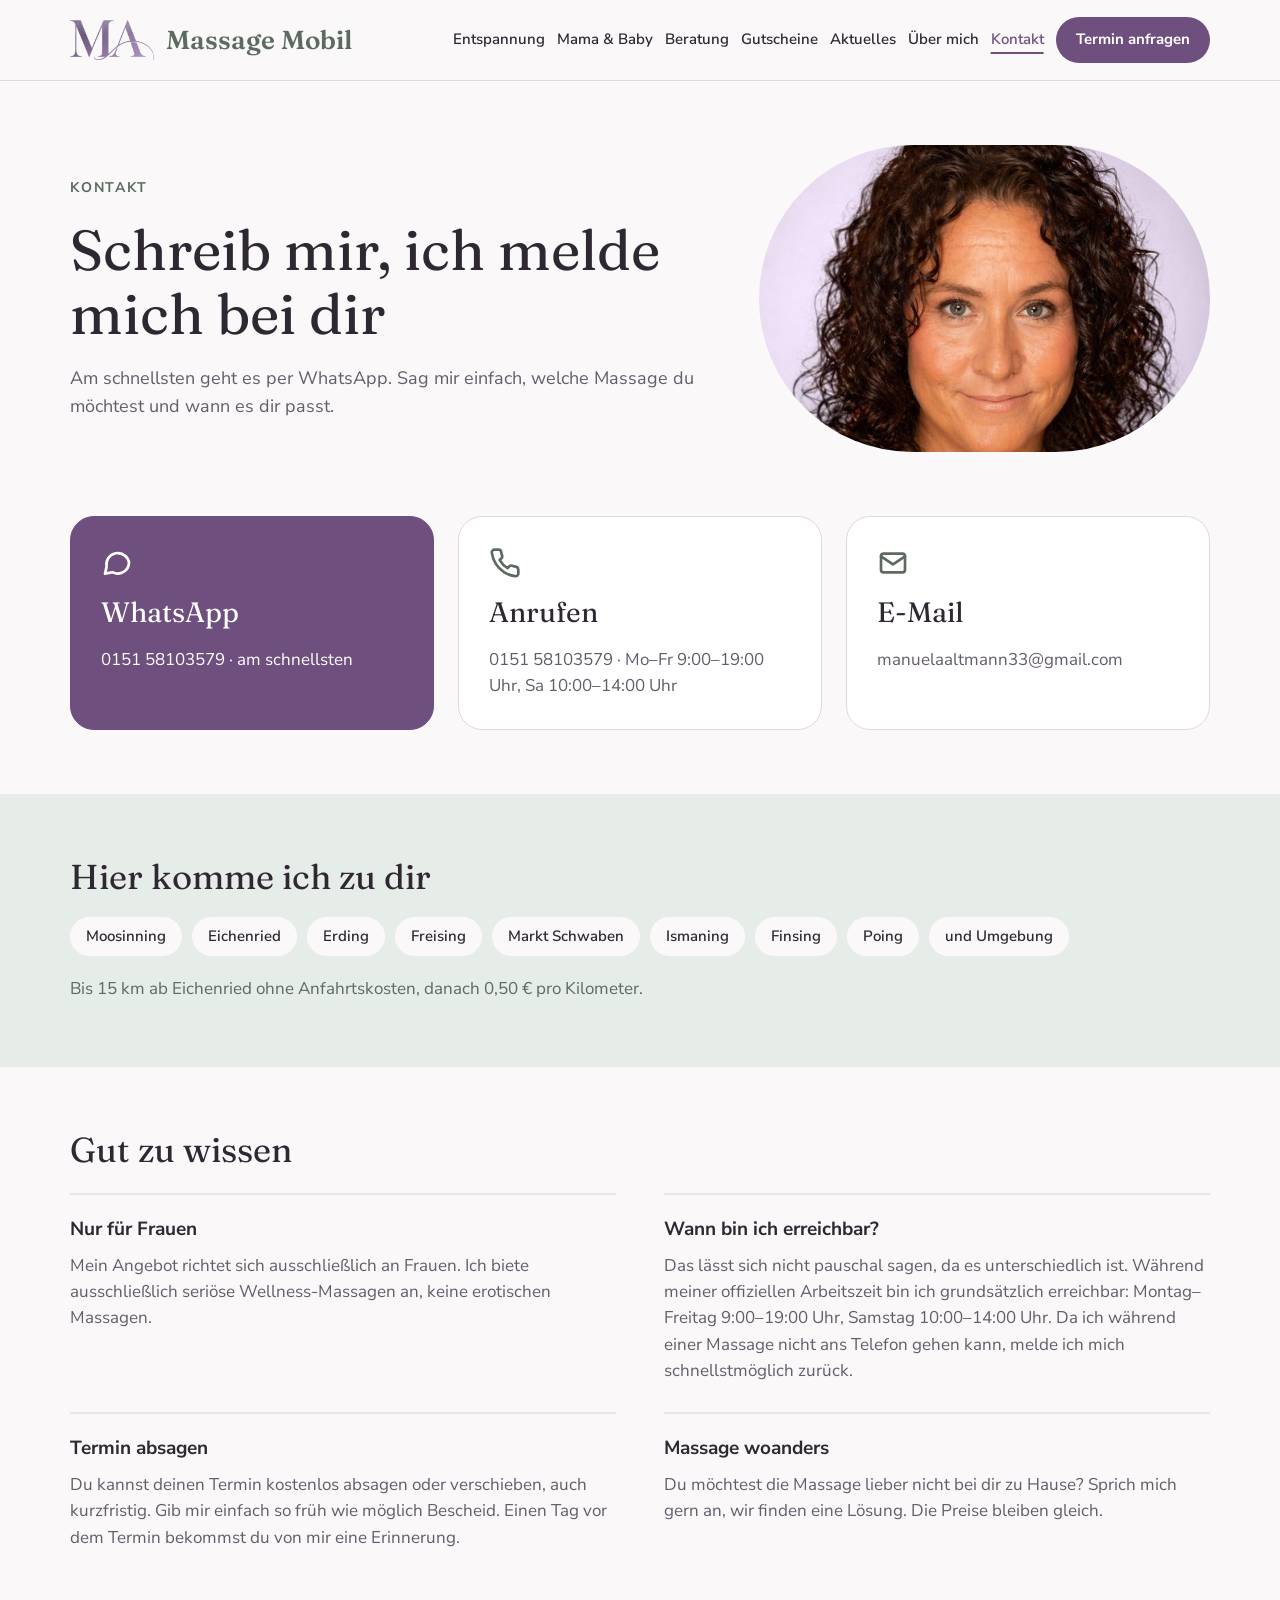
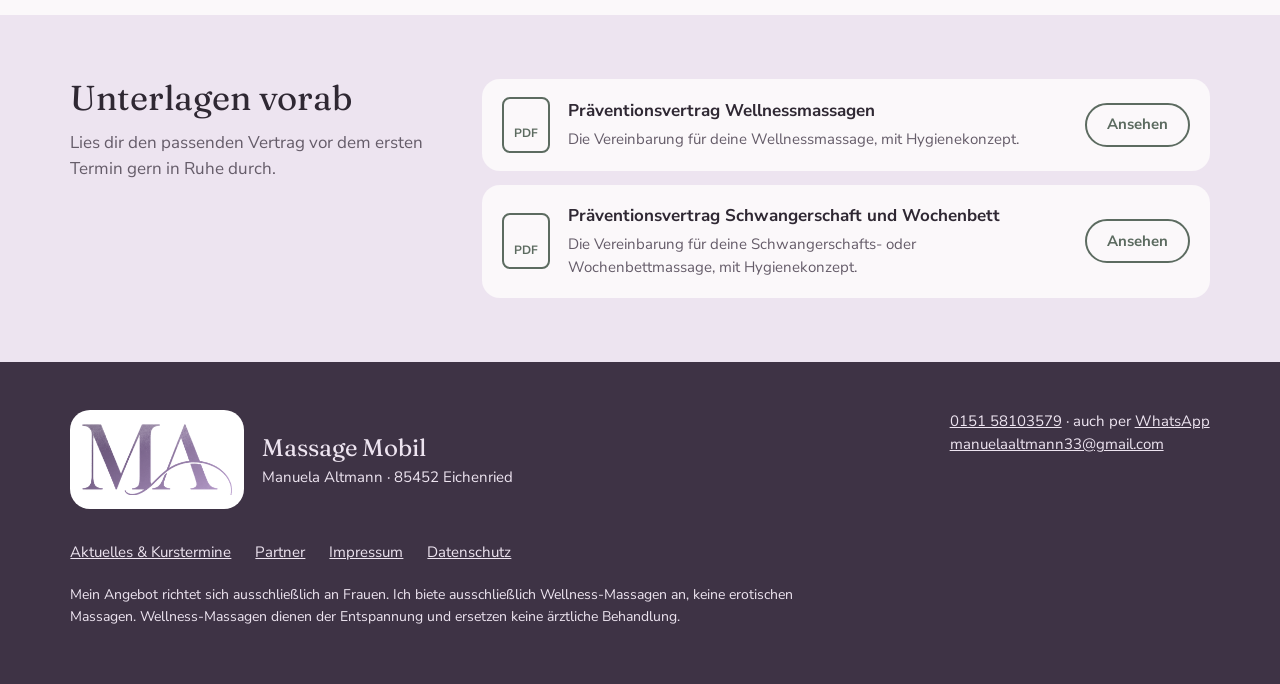
<file: kontakt.html>
<!doctype html>
<html lang="de">
<head>
<meta charset="utf-8">
<meta name="viewport" content="width=device-width, initial-scale=1">
<meta name="robots" content="noindex, nofollow">
<title>Kontakt und Termin anfragen · Massage Mobil</title>
<meta name="description" content="Termin für eine mobile Wellness-Massage anfragen: per WhatsApp, Telefon oder E-Mail. Manuela Altmann, Eichenried.">
<link rel="icon" type="image/png" sizes="192x192" href="bilder/favicon-192.png?v=a40c451e">
<link rel="apple-touch-icon" href="bilder/apple-touch-icon.png?v=20e45960">
<link rel="preload" href="fonts/fraunces-latin-400-normal.woff2" as="font" type="font/woff2" crossorigin>
<link rel="preload" href="fonts/nunito-sans-latin-400-normal.woff2" as="font" type="font/woff2" crossorigin>
<link rel="stylesheet" href="style.css?v=232ca239">
<link rel="canonical" href="https://www.massage-mobil.eu/kontakt.html">
<meta property="og:type" content="website">
<meta property="og:site_name" content="Massage Mobil">
<meta property="og:locale" content="de_DE">
<meta property="og:title" content="Kontakt und Termin anfragen · Massage Mobil">
<meta property="og:description" content="Termin für eine mobile Wellness-Massage anfragen: per WhatsApp, Telefon oder E-Mail. Manuela Altmann, Eichenried.">
<meta property="og:url" content="https://www.massage-mobil.eu/kontakt.html">
<meta property="og:image" content="https://www.massage-mobil.eu/bilder/manuela-liege.jpg">
<meta property="og:image:width" content="1400">
<meta property="og:image:height" content="933">
<meta property="og:image:alt" content="Manuela sitzt lächelnd auf ihrer Massageliege">
<meta name="twitter:card" content="summary_large_image">
<meta name="twitter:title" content="Kontakt und Termin anfragen · Massage Mobil">
<meta name="twitter:description" content="Termin für eine mobile Wellness-Massage anfragen: per WhatsApp, Telefon oder E-Mail. Manuela Altmann, Eichenried.">
<meta name="twitter:image" content="https://www.massage-mobil.eu/bilder/manuela-liege.jpg">
</head>
<body>
<a class="skip-link" href="#inhalt">Zum Inhalt springen</a>
<header class="site-header">
<div class="wrap">
<a class="logo" href="index.html"><img src="bilder/logo-ma-flieder-2x.png?v=e991f723" alt="" width="84" height="40" decoding="async"><span class="logo-txt"><b>Massage Mobil</b></span></a>
<button class="menu-btn" type="button" aria-label="Menü öffnen" aria-expanded="false" aria-controls="nav"><svg width="22" height="22" viewBox="0 0 24 24" fill="none" stroke="currentColor" stroke-width="2" stroke-linecap="round" aria-hidden="true"><path d="M4 7h16M4 12h16M4 17h16"/></svg></button>
<nav class="nav" id="nav" aria-label="Hauptmenü">
<a href="entspannung.html">Entspannung</a>
<a href="mama-baby.html">Mama &amp; Baby</a>
<a href="beratung.html">Beratung</a>
<a href="gutscheine.html">Gutscheine</a>
<a href="aktuelles.html">Aktuelles</a>
<a href="ueber-mich.html">Über mich</a>
<a href="kontakt.html" aria-current="page">Kontakt</a>
<a class="btn btn-primary" href="kontakt.html">Termin anfragen</a>
</nav>
</div>
</header>
<main id="inhalt" tabindex="-1">

<section class="wrap section hero-split hero-split-7-5">
<div class="stack">
<div class="kicker">Kontakt</div>
<h1>Schreib mir, ich melde mich bei dir</h1>
<p class="muted fs-18">Am schnellsten geht es per WhatsApp. Sag mir einfach, welche Massage du möchtest und wann es dir passt.</p>
</div>
<div class="stack hero-img gap-14">
<img class="pic pic-portrait h-portrait pos-25" src="bilder/portraet-flieder.jpg?v=7f0121fb" alt="Porträt von Manuela Altmann" width="560" height="700" decoding="async">
</div>
</section>
<section class="wrap grid-3 pb-64">
<a class="contact primary" href="https://wa.me/4915158103579?text=Hallo%20Manuela%2C%20ich%20interessiere%20mich%20f%C3%BCr%20einen%20Massagetermin." target="_blank" rel="noopener"><svg viewBox="0 0 24 24" fill="none" stroke="currentColor" stroke-width="2" stroke-linecap="round" stroke-linejoin="round" aria-hidden="true"><path d="M21 11.5a8.4 8.4 0 0 1-12.4 7.4L3 20l1.2-5.3A8.4 8.4 0 1 1 21 11.5z"/></svg><span class="t">WhatsApp</span><span>0151 58103579 · am schnellsten</span></a>
<a class="contact" href="tel:+4915158103579"><svg viewBox="0 0 24 24" fill="none" stroke="currentColor" stroke-width="2" stroke-linecap="round" stroke-linejoin="round" aria-hidden="true"><path d="M22 16.9v3a2 2 0 0 1-2.2 2 19.8 19.8 0 0 1-8.6-3.1 19.5 19.5 0 0 1-6-6A19.8 19.8 0 0 1 2.1 4.2 2 2 0 0 1 4.1 2h3a2 2 0 0 1 2 1.7c.1.9.4 1.8.7 2.7a2 2 0 0 1-.5 2.1L8 9.8a16 16 0 0 0 6 6l1.3-1.3a2 2 0 0 1 2.1-.5c.9.3 1.8.6 2.7.7a2 2 0 0 1 1.7 2z"/></svg><span class="t">Anrufen</span><span class="muted">0151 58103579 · Mo–Fr 9:00–19:00 Uhr, Sa 10:00–14:00 Uhr</span></a>
<a class="contact" href="mailto:manuelaaltmann33@gmail.com"><svg viewBox="0 0 24 24" fill="none" stroke="currentColor" stroke-width="2" stroke-linecap="round" stroke-linejoin="round" aria-hidden="true"><rect x="3" y="5" width="18" height="14" rx="2"/><path d="m3 7 9 6 9-6"/></svg><span class="t">E-Mail</span><span class="muted">manuelaaltmann33@gmail.com</span></a>
</section>
<section class="bg-soft2"><div class="wrap section stack gap-20">
<h2 class="h2-md">Hier komme ich zu dir</h2>
<div class="chips"><span class="chip">Moosinning</span><span class="chip">Eichenried</span><span class="chip">Erding</span><span class="chip">Freising</span><span class="chip">Markt Schwaben</span><span class="chip">Ismaning</span><span class="chip">Finsing</span><span class="chip">Poing</span><span class="chip">und Umgebung</span></div>
<p class="c-main">Bis 15 km ab Eichenried ohne Anfahrtskosten, danach 0,50 € pro Kilometer.</p>
</div></section>
<section class="wrap section stack gap-24">
<h2 class="h2-md">Gut zu wissen</h2>
<div class="grid-2 hinweise">
<div class="stack gap-8 note-item"><b class="fs-19">Nur für Frauen</b><p class="muted">Mein Angebot richtet sich ausschließlich an Frauen. Ich biete ausschließlich seriöse Wellness-Massagen an, keine erotischen Massagen.</p></div>
<div class="stack gap-8 note-item"><b class="fs-19">Wann bin ich erreichbar?</b><p class="muted">Das lässt sich nicht pauschal sagen, da es unterschiedlich ist. Während meiner offiziellen Arbeitszeit bin ich grundsätzlich erreichbar: Montag–Freitag 9:00–19:00 Uhr, Samstag 10:00–14:00 Uhr. Da ich während einer Massage nicht ans Telefon gehen kann, melde ich mich schnellstmöglich zurück.</p></div>
<div class="stack gap-8 note-item"><b class="fs-19">Termin absagen</b><p class="muted">Du kannst deinen Termin kostenlos absagen oder verschieben, auch kurzfristig. Gib mir einfach so früh wie möglich Bescheid. Einen Tag vor dem Termin bekommst du von mir eine Erinnerung.</p></div>
<div class="stack gap-8 note-item"><b class="fs-19">Massage woanders</b><p class="muted">Du möchtest die Massage lieber nicht bei dir zu Hause? Sprich mich gern an, wir finden eine Lösung. Die Preise bleiben gleich.</p></div>
</div>
</section>
<section class="bg-soft"><div class="wrap section split">
<div class="stack gap-12"><h2 class="h2-md">Unterlagen vorab</h2><p class="muted">Lies dir den passenden Vertrag vor dem ersten Termin gern in Ruhe durch.</p></div>
<div class="stack gap-14">
<div class="doc"><div class="doc-ico">PDF</div><div class="stack gap-4 min-w-0"><b>Präventionsvertrag Wellnessmassagen</b><span class="muted fs-15">Die Vereinbarung für deine Wellnessmassage, mit Hygienekonzept.</span></div><a class="btn btn-outline btn-small" href="unterlagen/praeventionsvertrag-wellness.pdf?v=b7d79fe4" target="_blank" rel="noopener">Ansehen</a></div>
<div class="doc"><div class="doc-ico">PDF</div><div class="stack gap-4 min-w-0"><b>Präventionsvertrag Schwangerschaft und Wochenbett</b><span class="muted fs-15">Die Vereinbarung für deine Schwangerschafts- oder Wochenbettmassage, mit Hygienekonzept.</span></div><a class="btn btn-outline btn-small" href="unterlagen/praeventionsvertrag-schwangerschaft.pdf?v=70cd385d" target="_blank" rel="noopener">Ansehen</a></div>
</div>
</div></section>

</main>
<footer class="site-footer">
<div class="wrap">
<div class="top">
<div class="foot-brand"><span class="foot-mark"><img src="bilder/logo-ma-flieder-2x.png?v=e991f723" alt="" height="69" width="146" loading="lazy" decoding="async"></span><div><div class="name">Massage Mobil</div><div>Manuela Altmann · 85452 Eichenried</div></div></div>
<div><div><a href="tel:+4915158103579">0151 58103579</a> · auch per <a href="https://wa.me/4915158103579?text=Hallo%20Manuela%2C%20ich%20interessiere%20mich%20f%C3%BCr%20einen%20Massagetermin." target="_blank" rel="noopener">WhatsApp</a></div><div><a href="mailto:manuelaaltmann33@gmail.com">manuelaaltmann33@gmail.com</a></div></div>
<div class="foot-links"><a href="aktuelles.html">Aktuelles &amp; Kurstermine</a><a href="partner.html">Partner</a><a href="impressum.html">Impressum</a><a href="datenschutz.html">Datenschutz</a></div>
</div>
<p class="legal">Mein Angebot richtet sich ausschließlich an Frauen. Ich biete ausschließlich Wellness-Massagen an, keine erotischen Massagen. Wellness-Massagen dienen der Entspannung und ersetzen keine ärztliche Behandlung.</p>
</div>
</footer>
<div class="mobile-bar"><a class="btn btn-primary" href="https://wa.me/4915158103579?text=Hallo%20Manuela%2C%20ich%20interessiere%20mich%20f%C3%BCr%20einen%20Massagetermin." target="_blank" rel="noopener"><svg viewBox="0 0 24 24" fill="none" stroke="currentColor" stroke-width="2" stroke-linecap="round" stroke-linejoin="round" aria-hidden="true"><path d="M21 11.5a8.4 8.4 0 0 1-12.4 7.4L3 20l1.2-5.3A8.4 8.4 0 1 1 21 11.5z"/></svg>WhatsApp</a><a class="btn btn-outline" href="tel:+4915158103579"><svg viewBox="0 0 24 24" fill="none" stroke="currentColor" stroke-width="2" stroke-linecap="round" stroke-linejoin="round" aria-hidden="true"><path d="M22 16.9v3a2 2 0 0 1-2.2 2 19.8 19.8 0 0 1-8.6-3.1 19.5 19.5 0 0 1-6-6A19.8 19.8 0 0 1 2.1 4.2 2 2 0 0 1 4.1 2h3a2 2 0 0 1 2 1.7c.1.9.4 1.8.7 2.7a2 2 0 0 1-.5 2.1L8 9.8a16 16 0 0 0 6 6l1.3-1.3a2 2 0 0 1 2.1-.5c.9.3 1.8.6 2.7.7a2 2 0 0 1 1.7 2z"/></svg>Anrufen</a></div>
<script>
const b=document.querySelector('.menu-btn'),n=document.getElementById('nav');
const set=o=>{n.classList.toggle('open',o);b.setAttribute('aria-expanded',o);b.setAttribute('aria-label',o?'Menü schließen':'Menü öffnen')};
b.addEventListener('click',()=>set(!n.classList.contains('open')));
document.addEventListener('keydown',e=>{if(e.key==='Escape'&&n.classList.contains('open')){set(false);b.focus()}});
</script>
</body>
</html>
</file>
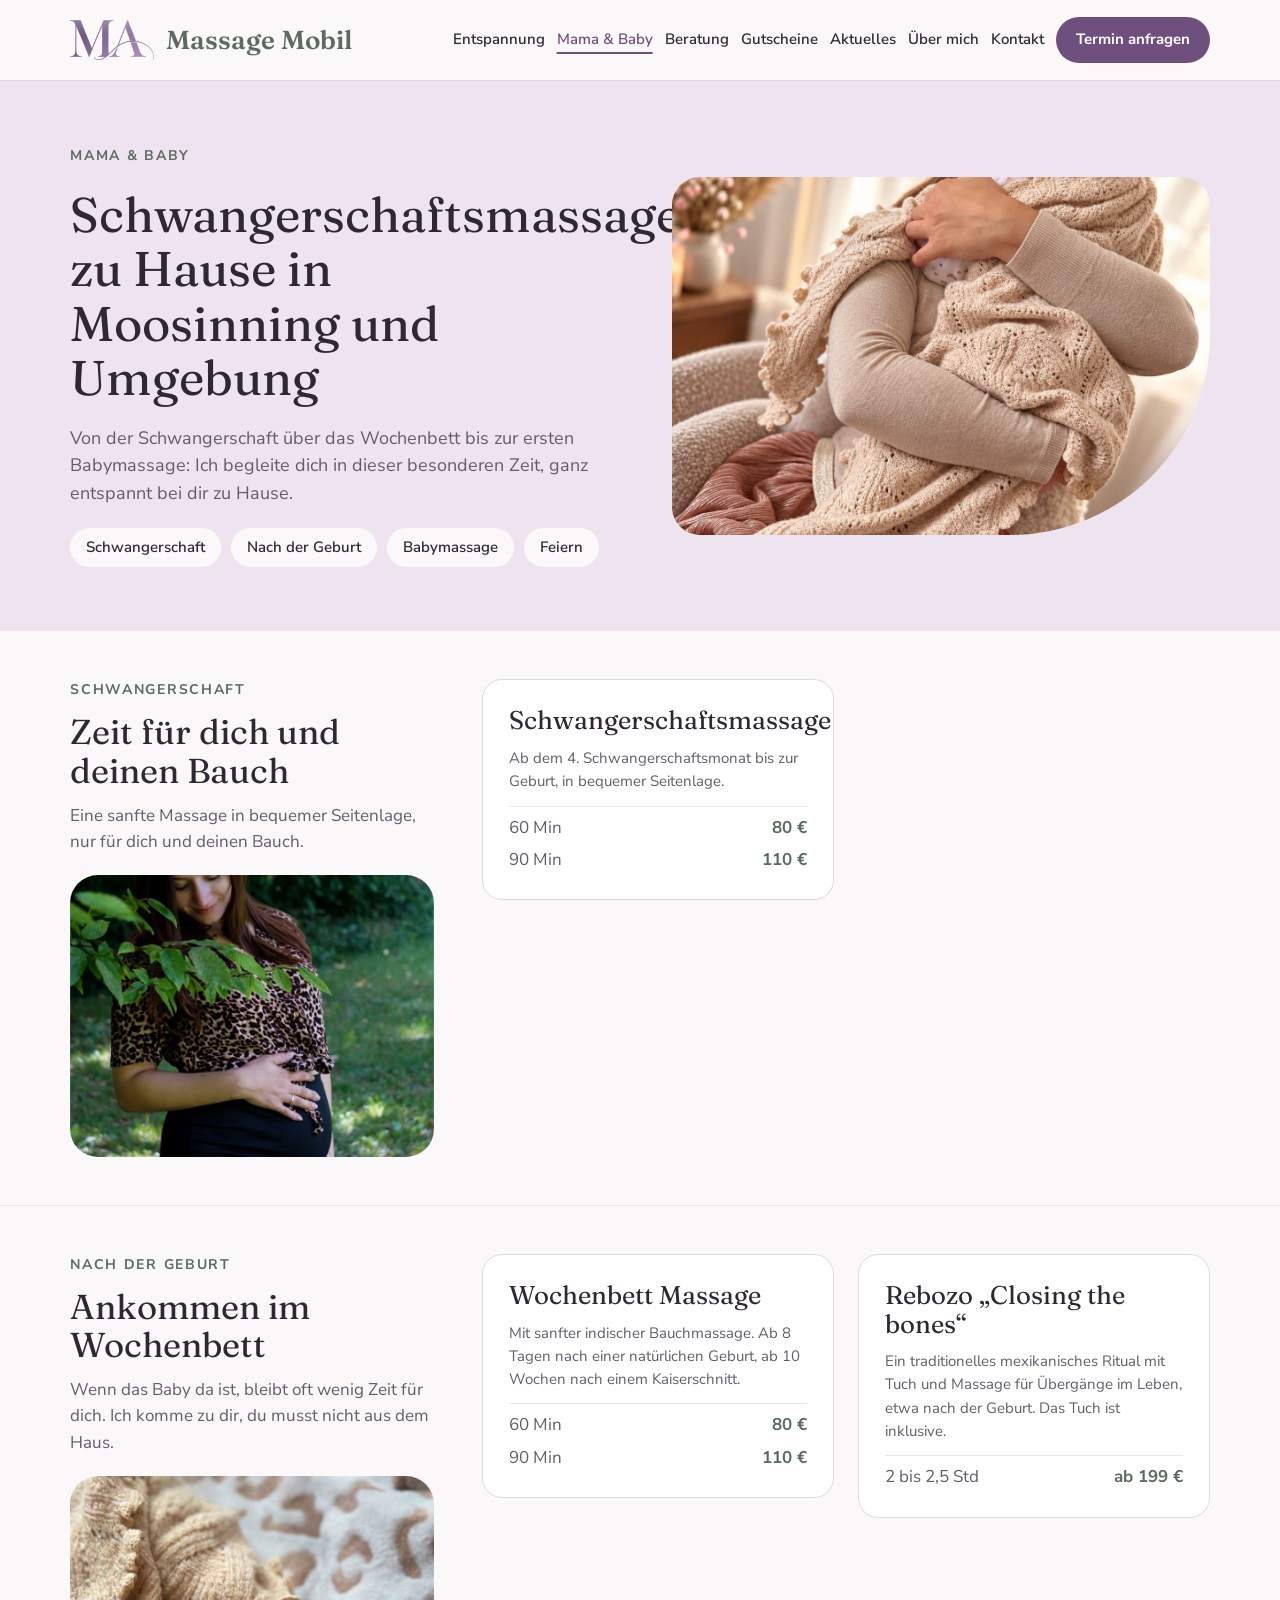
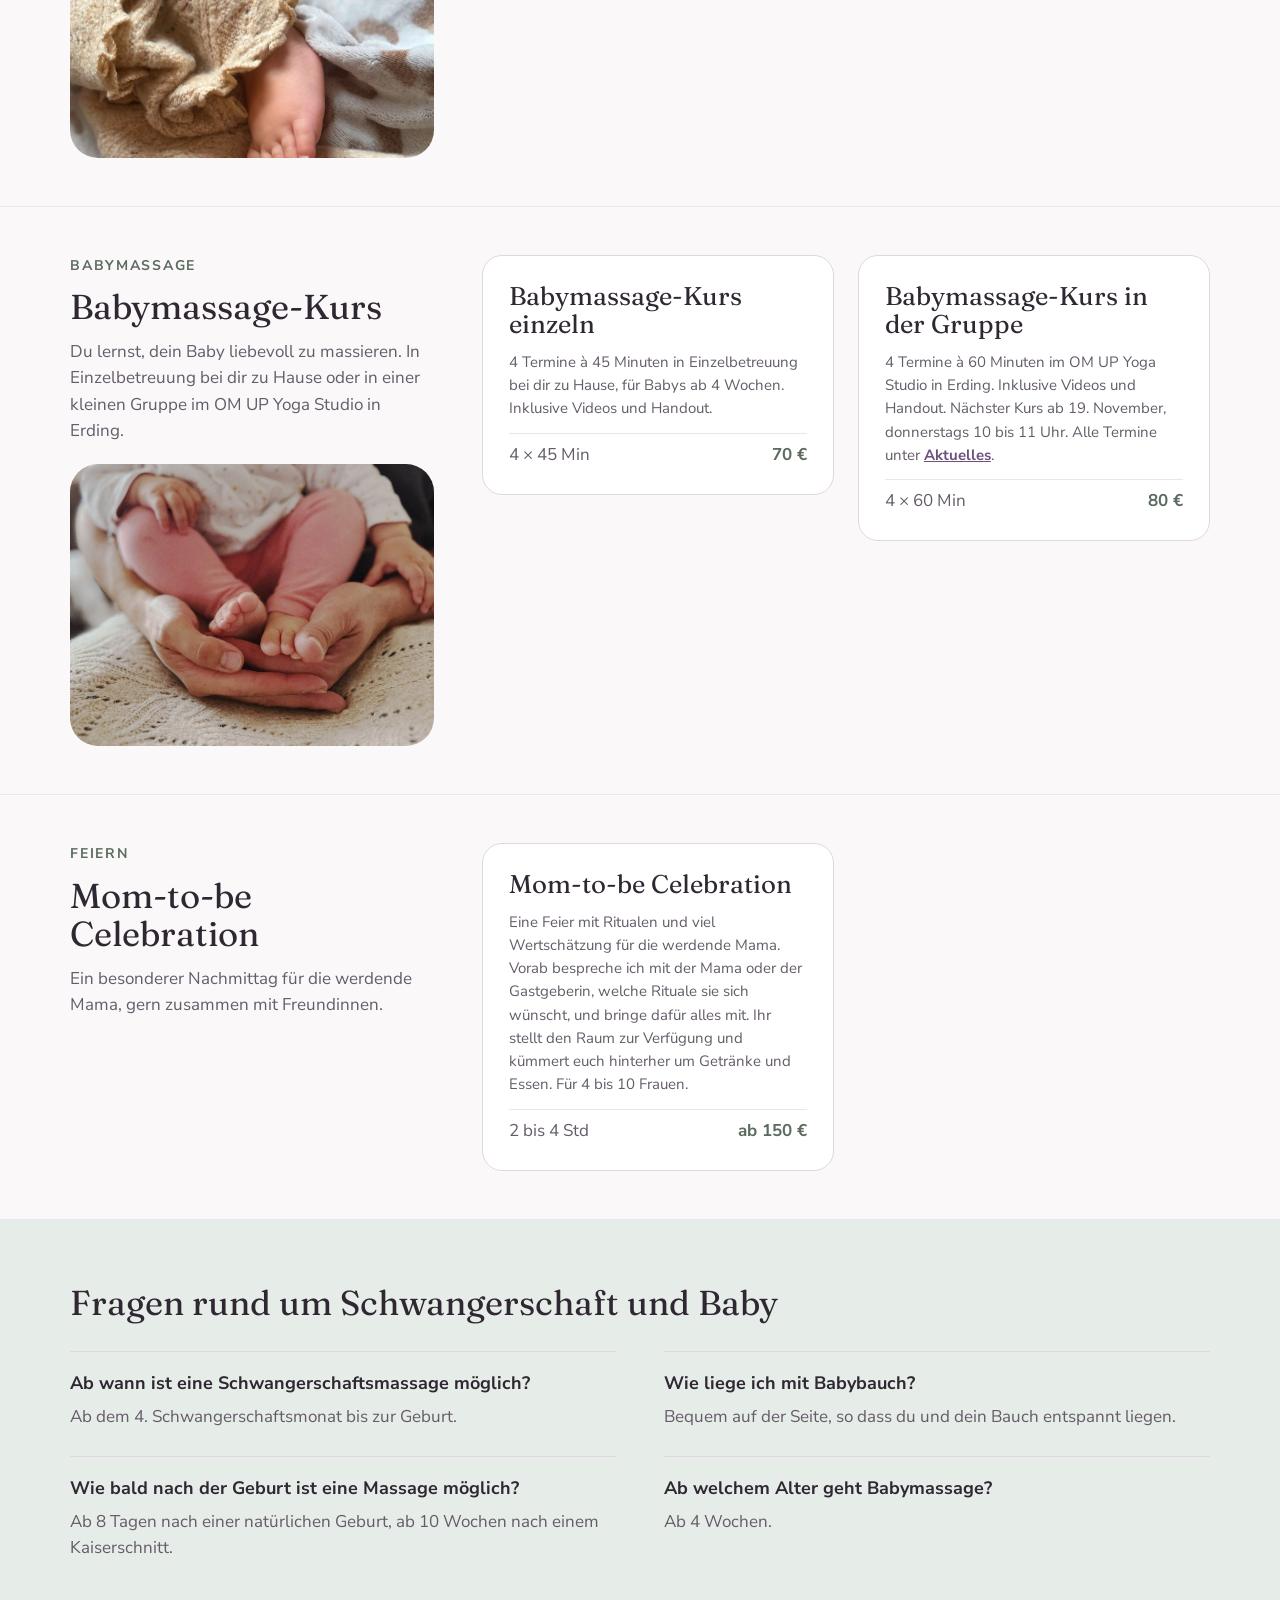
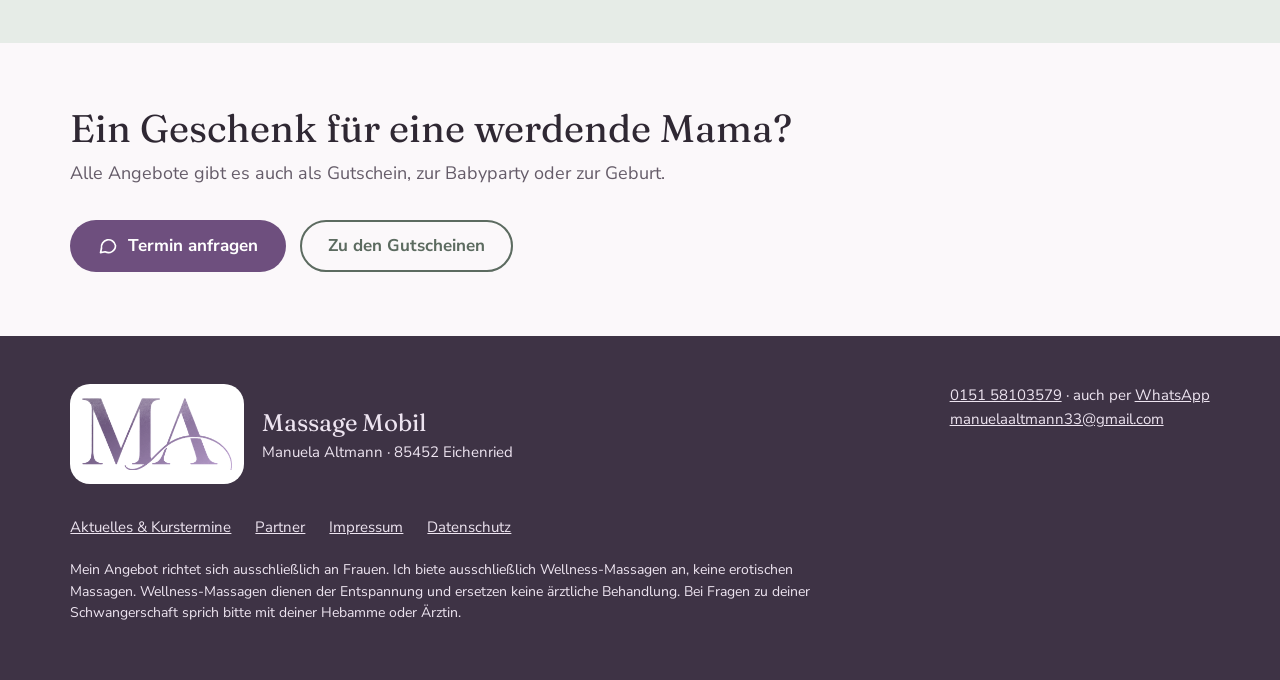
<file: mama-baby.html>
<!doctype html>
<html lang="de">
<head>
<meta charset="utf-8">
<meta name="viewport" content="width=device-width, initial-scale=1">
<meta name="robots" content="noindex, nofollow">
<title>Schwangerschaftsmassage in Moosinning · Massage Mobil</title>
<meta name="description" content="Schwangerschaftsmassage, Wochenbettmassage, Rebozo, Babymassage-Kurs und Mom-to-be Celebration bei dir zu Hause.">
<link rel="icon" type="image/png" sizes="192x192" href="bilder/favicon-192.png?v=a40c451e">
<link rel="apple-touch-icon" href="bilder/apple-touch-icon.png?v=20e45960">
<link rel="preload" href="fonts/fraunces-latin-400-normal.woff2" as="font" type="font/woff2" crossorigin>
<link rel="preload" href="fonts/nunito-sans-latin-400-normal.woff2" as="font" type="font/woff2" crossorigin>
<link rel="stylesheet" href="style.css?v=232ca239">
<link rel="canonical" href="https://www.massage-mobil.eu/mama-baby.html">
<meta property="og:type" content="website">
<meta property="og:site_name" content="Massage Mobil">
<meta property="og:locale" content="de_DE">
<meta property="og:title" content="Schwangerschaftsmassage in Moosinning · Massage Mobil">
<meta property="og:description" content="Schwangerschaftsmassage, Wochenbettmassage, Rebozo, Babymassage-Kurs und Mom-to-be Celebration bei dir zu Hause.">
<meta property="og:url" content="https://www.massage-mobil.eu/mama-baby.html">
<meta property="og:image" content="https://www.massage-mobil.eu/bilder/manuela-liege.jpg">
<meta property="og:image:width" content="1400">
<meta property="og:image:height" content="933">
<meta property="og:image:alt" content="Manuela sitzt lächelnd auf ihrer Massageliege">
<meta name="twitter:card" content="summary_large_image">
<meta name="twitter:title" content="Schwangerschaftsmassage in Moosinning · Massage Mobil">
<meta name="twitter:description" content="Schwangerschaftsmassage, Wochenbettmassage, Rebozo, Babymassage-Kurs und Mom-to-be Celebration bei dir zu Hause.">
<meta name="twitter:image" content="https://www.massage-mobil.eu/bilder/manuela-liege.jpg">
</head>
<body>
<a class="skip-link" href="#inhalt">Zum Inhalt springen</a>
<header class="site-header">
<div class="wrap">
<a class="logo" href="index.html"><img src="bilder/logo-ma-flieder-2x.png?v=e991f723" alt="" width="84" height="40" decoding="async"><span class="logo-txt"><b>Massage Mobil</b></span></a>
<button class="menu-btn" type="button" aria-label="Menü öffnen" aria-expanded="false" aria-controls="nav"><svg width="22" height="22" viewBox="0 0 24 24" fill="none" stroke="currentColor" stroke-width="2" stroke-linecap="round" aria-hidden="true"><path d="M4 7h16M4 12h16M4 17h16"/></svg></button>
<nav class="nav" id="nav" aria-label="Hauptmenü">
<a href="entspannung.html">Entspannung</a>
<a href="mama-baby.html" aria-current="page">Mama &amp; Baby</a>
<a href="beratung.html">Beratung</a>
<a href="gutscheine.html">Gutscheine</a>
<a href="aktuelles.html">Aktuelles</a>
<a href="ueber-mich.html">Über mich</a>
<a href="kontakt.html">Kontakt</a>
<a class="btn btn-primary" href="kontakt.html">Termin anfragen</a>
</nav>
</div>
</header>
<main id="inhalt" tabindex="-1">

<section class="bg-soft"><div class="wrap section grid-2">
<div class="stack">
<div class="kicker">Mama &amp; Baby</div>
<h1 class="h1-md">Schwangerschaftsmassage zu Hause in Moosinning und Umgebung</h1>
<p class="muted fs-18">Von der Schwangerschaft über das Wochenbett bis zur ersten Babymassage: Ich begleite dich in dieser besonderen Zeit, ganz entspannt bei dir zu Hause.</p>
<div class="chips"><a class="chip" href="#schwanger">Schwangerschaft</a><a class="chip" href="#wochenbett">Nach der Geburt</a><a class="chip" href="#baby">Babymassage</a><a class="chip" href="#feiern">Feiern</a></div>
</div>
<img class="pic pic-leaf hero-img h-hero-m pos-30" src="bilder/mama-strickdecke.jpg?v=97d78d0c" alt="Mama hält ihr Baby in einer Strickdecke im Arm" width="1216" height="1294" decoding="async">
</div></section>

<section id="schwanger" class="wrap split band scroll-mt">
<div class="stack gap-12"><div class="kicker">Schwangerschaft</div><h2 class="h2-md">Zeit für dich und deinen Bauch</h2><p class="muted">Eine sanfte Massage in bequemer Seitenlage, nur für dich und deinen Bauch.</p><img class="pic h-band mt-8 pos-54" src="bilder/schwangere-blaetter.jpg?v=9424eba9" alt="Schwangere Frau unter grünen Blättern, die Hände am Bauch" width="796" height="1400" loading="lazy" decoding="async"></div>
<div class="grid-2 gap-24 items-start"><div class="card"><h3>Schwangerschaftsmassage</h3><p class="muted fs-15">Ab dem 4. Schwangerschaftsmonat bis zur Geburt, in bequemer Seitenlage.</p><div class="prices"><div><span class="muted">60 Min</span><b>80 €</b></div><div><span class="muted">90 Min</span><b>110 €</b></div></div></div></div>
</section>
<section id="wochenbett" class="wrap split band scroll-mt">
<div class="stack gap-12"><div class="kicker">Nach der Geburt</div><h2 class="h2-md">Ankommen im Wochenbett</h2><p class="muted">Wenn das Baby da ist, bleibt oft wenig Zeit für dich. Ich komme zu dir, du musst nicht aus dem Haus.</p><img class="pic h-band mt-8 pos-60" src="bilder/babyfuss-decke.jpg?v=aa65473d" alt="Babyfuß schaut unter einer Strickdecke hervor" width="1228" height="1400" loading="lazy" decoding="async"></div>
<div class="grid-2 gap-24 items-start"><div class="card"><h3>Wochenbett Massage</h3><p class="muted fs-15">Mit sanfter indischer Bauchmassage. Ab 8 Tagen nach einer natürlichen Geburt, ab 10 Wochen nach einem Kaiserschnitt.</p><div class="prices"><div><span class="muted">60 Min</span><b>80 €</b></div><div><span class="muted">90 Min</span><b>110 €</b></div></div></div>
<div class="card"><h3>Rebozo „Closing the bones“</h3><p class="muted fs-15">Ein traditionelles mexikanisches Ritual mit Tuch und Massage für Übergänge im Leben, etwa nach der Geburt. Das Tuch ist inklusive.</p><div class="prices"><div><span class="muted">2 bis 2,5 Std</span><b>ab 199 €</b></div></div></div></div>
</section>
<section id="baby" class="wrap split band scroll-mt">
<div class="stack gap-12"><div class="kicker">Babymassage</div><h2 class="h2-md">Babymassage-Kurs</h2><p class="muted">Du lernst, dein Baby liebevoll zu massieren. In Einzelbetreuung bei dir zu Hause oder in einer kleinen Gruppe im OM UP Yoga Studio in Erding.</p><img class="pic h-band mt-8 pos-60" src="bilder/babyfuesse-haende.jpg?v=b9e2ea83" alt="Babyfüße in den Händen der Mama" width="1400" height="1189" loading="lazy" decoding="async"></div>
<div class="grid-2 gap-24 items-start"><div class="card"><h3>Babymassage-Kurs einzeln</h3><p class="muted fs-15">4 Termine à 45 Minuten in Einzelbetreuung bei dir zu Hause, für Babys ab 4 Wochen. Inklusive Videos und Handout.</p><div class="prices"><div><span class="muted">4 × 45 Min</span><b>70 €</b></div></div></div>
<div class="card"><h3>Babymassage-Kurs in der Gruppe</h3><p class="muted fs-15">4 Termine à 60 Minuten im OM UP Yoga Studio in Erding. Inklusive Videos und Handout. Nächster Kurs ab 19. November, donnerstags 10 bis 11 Uhr. Alle Termine unter <a href="aktuelles.html">Aktuelles</a>.</p><div class="prices"><div><span class="muted">4 × 60 Min</span><b>80 €</b></div></div></div></div>
</section>
<section id="feiern" class="wrap split band scroll-mt">
<div class="stack gap-12"><div class="kicker">Feiern</div><h2 class="h2-md">Mom-to-be Celebration</h2><p class="muted">Ein besonderer Nachmittag für die werdende Mama, gern zusammen mit Freundinnen.</p></div>
<div class="grid-2 gap-24 items-start"><div class="card"><h3>Mom-to-be Celebration</h3><p class="muted fs-15">Eine Feier mit Ritualen und viel Wertschätzung für die werdende Mama. Vorab bespreche ich mit der Mama oder der Gastgeberin, welche Rituale sie sich wünscht, und bringe dafür alles mit. Ihr stellt den Raum zur Verfügung und kümmert euch hinterher um Getränke und Essen. Für 4 bis 10 Frauen.</p><div class="prices"><div><span class="muted">2 bis 4 Std</span><b>ab 150 €</b></div></div></div></div>
</section>
<section class="bg-soft2"><div class="wrap section stack gap-28">
<h2 class="h2-md">Fragen rund um Schwangerschaft und Baby</h2>
<div class="faq"><div><b>Ab wann ist eine Schwangerschaftsmassage möglich?</b><div class="muted">Ab dem 4. Schwangerschaftsmonat bis zur Geburt.</div></div><div><b>Wie liege ich mit Babybauch?</b><div class="muted">Bequem auf der Seite, so dass du und dein Bauch entspannt liegen.</div></div><div><b>Wie bald nach der Geburt ist eine Massage möglich?</b><div class="muted">Ab 8 Tagen nach einer natürlichen Geburt, ab 10 Wochen nach einem Kaiserschnitt.</div></div><div><b>Ab welchem Alter geht Babymassage?</b><div class="muted">Ab 4 Wochen.</div></div></div>
</div></section>
<section class="wrap section bar gap-32">
<div class="stack gap-10"><h2>Ein Geschenk für eine werdende Mama?</h2><p class="muted fs-18">Alle Angebote gibt es auch als Gutschein, zur Babyparty oder zur Geburt.</p></div>
<div class="btns"><a class="btn btn-primary" href="https://wa.me/4915158103579?text=Hallo%20Manuela%2C%20ich%20interessiere%20mich%20f%C3%BCr%20einen%20Massagetermin." target="_blank" rel="noopener"><svg viewBox="0 0 24 24" fill="none" stroke="currentColor" stroke-width="2" stroke-linecap="round" stroke-linejoin="round" aria-hidden="true"><path d="M21 11.5a8.4 8.4 0 0 1-12.4 7.4L3 20l1.2-5.3A8.4 8.4 0 1 1 21 11.5z"/></svg>Termin anfragen</a><a class="btn btn-outline" href="gutscheine.html">Zu den Gutscheinen</a></div>
</section>

</main>
<footer class="site-footer">
<div class="wrap">
<div class="top">
<div class="foot-brand"><span class="foot-mark"><img src="bilder/logo-ma-flieder-2x.png?v=e991f723" alt="" height="69" width="146" loading="lazy" decoding="async"></span><div><div class="name">Massage Mobil</div><div>Manuela Altmann · 85452 Eichenried</div></div></div>
<div><div><a href="tel:+4915158103579">0151 58103579</a> · auch per <a href="https://wa.me/4915158103579?text=Hallo%20Manuela%2C%20ich%20interessiere%20mich%20f%C3%BCr%20einen%20Massagetermin." target="_blank" rel="noopener">WhatsApp</a></div><div><a href="mailto:manuelaaltmann33@gmail.com">manuelaaltmann33@gmail.com</a></div></div>
<div class="foot-links"><a href="aktuelles.html">Aktuelles &amp; Kurstermine</a><a href="partner.html">Partner</a><a href="impressum.html">Impressum</a><a href="datenschutz.html">Datenschutz</a></div>
</div>
<p class="legal">Mein Angebot richtet sich ausschließlich an Frauen. Ich biete ausschließlich Wellness-Massagen an, keine erotischen Massagen. Wellness-Massagen dienen der Entspannung und ersetzen keine ärztliche Behandlung. Bei Fragen zu deiner Schwangerschaft sprich bitte mit deiner Hebamme oder Ärztin.</p>
</div>
</footer>
<div class="mobile-bar"><a class="btn btn-primary" href="https://wa.me/4915158103579?text=Hallo%20Manuela%2C%20ich%20interessiere%20mich%20f%C3%BCr%20einen%20Massagetermin." target="_blank" rel="noopener"><svg viewBox="0 0 24 24" fill="none" stroke="currentColor" stroke-width="2" stroke-linecap="round" stroke-linejoin="round" aria-hidden="true"><path d="M21 11.5a8.4 8.4 0 0 1-12.4 7.4L3 20l1.2-5.3A8.4 8.4 0 1 1 21 11.5z"/></svg>WhatsApp</a><a class="btn btn-outline" href="tel:+4915158103579"><svg viewBox="0 0 24 24" fill="none" stroke="currentColor" stroke-width="2" stroke-linecap="round" stroke-linejoin="round" aria-hidden="true"><path d="M22 16.9v3a2 2 0 0 1-2.2 2 19.8 19.8 0 0 1-8.6-3.1 19.5 19.5 0 0 1-6-6A19.8 19.8 0 0 1 2.1 4.2 2 2 0 0 1 4.1 2h3a2 2 0 0 1 2 1.7c.1.9.4 1.8.7 2.7a2 2 0 0 1-.5 2.1L8 9.8a16 16 0 0 0 6 6l1.3-1.3a2 2 0 0 1 2.1-.5c.9.3 1.8.6 2.7.7a2 2 0 0 1 1.7 2z"/></svg>Anrufen</a></div>
<script>
const b=document.querySelector('.menu-btn'),n=document.getElementById('nav');
const set=o=>{n.classList.toggle('open',o);b.setAttribute('aria-expanded',o);b.setAttribute('aria-label',o?'Menü schließen':'Menü öffnen')};
b.addEventListener('click',()=>set(!n.classList.contains('open')));
document.addEventListener('keydown',e=>{if(e.key==='Escape'&&n.classList.contains('open')){set(false);b.focus()}});
</script>
</body>
</html>
</file>
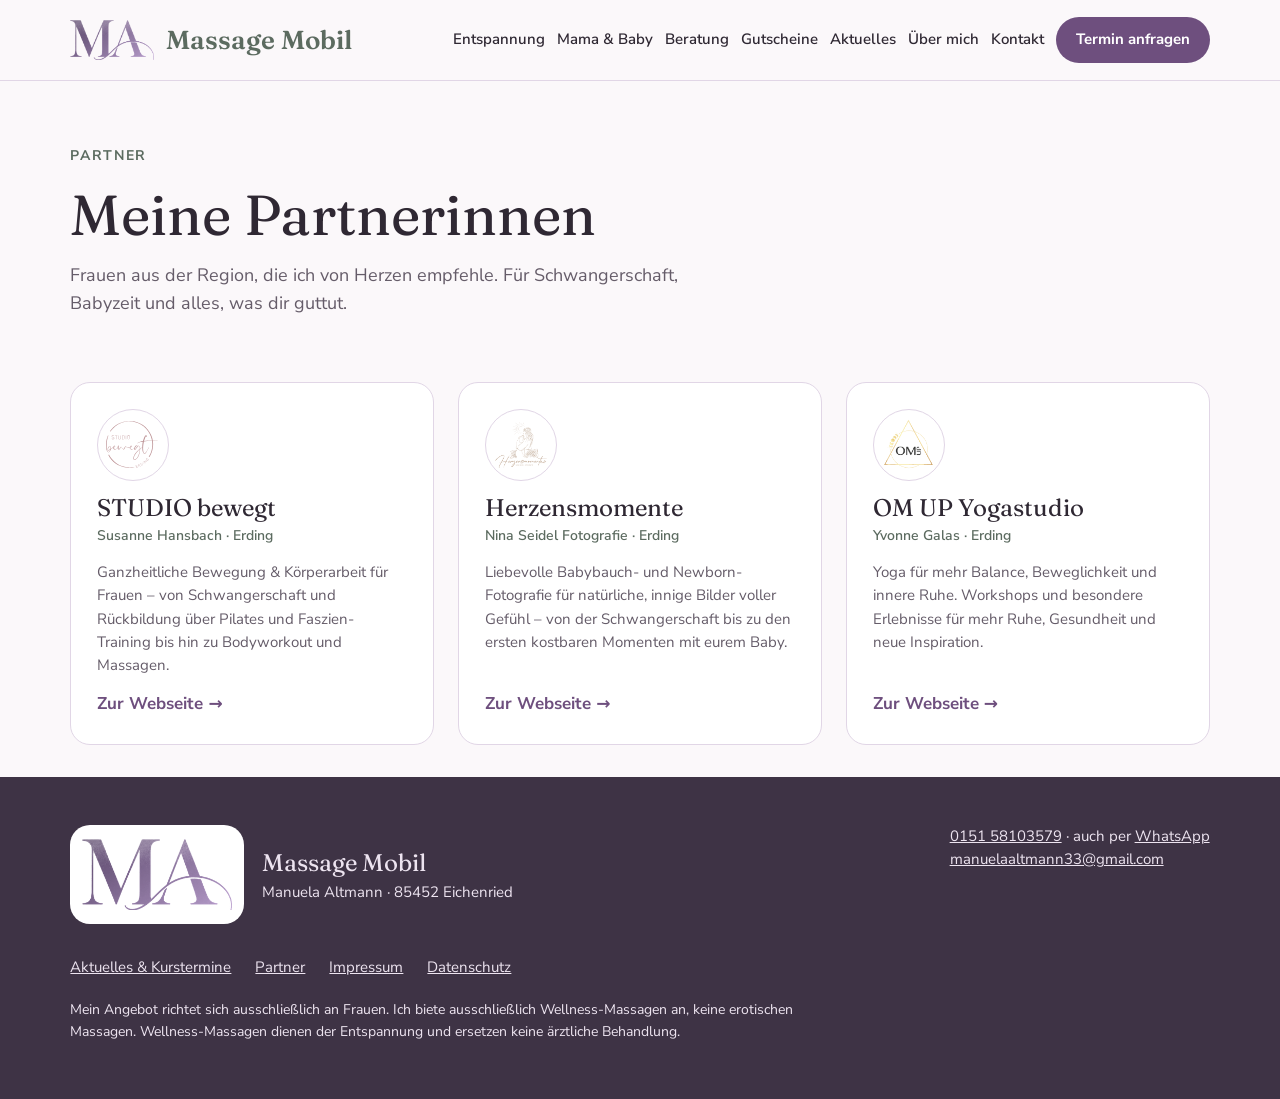
<file: partner.html>
<!doctype html>
<html lang="de">
<head>
<meta charset="utf-8">
<meta name="viewport" content="width=device-width, initial-scale=1">
<meta name="robots" content="noindex, nofollow">
<title>Partnerinnen · Massage Mobil</title>
<meta name="description" content="Partnerinnen von Massage Mobil in Erding und Umgebung: STUDIO bewegt, Herzensmomente Nina Seidel und OM UP Yoga Studio.">
<link rel="icon" type="image/png" sizes="192x192" href="bilder/favicon-192.png?v=a40c451e">
<link rel="apple-touch-icon" href="bilder/apple-touch-icon.png?v=20e45960">
<link rel="preload" href="fonts/fraunces-latin-400-normal.woff2" as="font" type="font/woff2" crossorigin>
<link rel="preload" href="fonts/nunito-sans-latin-400-normal.woff2" as="font" type="font/woff2" crossorigin>
<link rel="stylesheet" href="style.css?v=232ca239">
<link rel="canonical" href="https://www.massage-mobil.eu/partner.html">
<meta property="og:type" content="website">
<meta property="og:site_name" content="Massage Mobil">
<meta property="og:locale" content="de_DE">
<meta property="og:title" content="Partnerinnen · Massage Mobil">
<meta property="og:description" content="Partnerinnen von Massage Mobil in Erding und Umgebung: STUDIO bewegt, Herzensmomente Nina Seidel und OM UP Yoga Studio.">
<meta property="og:url" content="https://www.massage-mobil.eu/partner.html">
<meta property="og:image" content="https://www.massage-mobil.eu/bilder/manuela-liege.jpg">
<meta property="og:image:width" content="1400">
<meta property="og:image:height" content="933">
<meta property="og:image:alt" content="Manuela sitzt lächelnd auf ihrer Massageliege">
<meta name="twitter:card" content="summary_large_image">
<meta name="twitter:title" content="Partnerinnen · Massage Mobil">
<meta name="twitter:description" content="Partnerinnen von Massage Mobil in Erding und Umgebung: STUDIO bewegt, Herzensmomente Nina Seidel und OM UP Yoga Studio.">
<meta name="twitter:image" content="https://www.massage-mobil.eu/bilder/manuela-liege.jpg">
</head>
<body>
<a class="skip-link" href="#inhalt">Zum Inhalt springen</a>
<header class="site-header">
<div class="wrap">
<a class="logo" href="index.html"><img src="bilder/logo-ma-flieder-2x.png?v=e991f723" alt="" width="84" height="40" decoding="async"><span class="logo-txt"><b>Massage Mobil</b></span></a>
<button class="menu-btn" type="button" aria-label="Menü öffnen" aria-expanded="false" aria-controls="nav"><svg width="22" height="22" viewBox="0 0 24 24" fill="none" stroke="currentColor" stroke-width="2" stroke-linecap="round" aria-hidden="true"><path d="M4 7h16M4 12h16M4 17h16"/></svg></button>
<nav class="nav" id="nav" aria-label="Hauptmenü">
<a href="entspannung.html">Entspannung</a>
<a href="mama-baby.html">Mama &amp; Baby</a>
<a href="beratung.html">Beratung</a>
<a href="gutscheine.html">Gutscheine</a>
<a href="aktuelles.html">Aktuelles</a>
<a href="ueber-mich.html">Über mich</a>
<a href="kontakt.html">Kontakt</a>
<a class="btn btn-primary" href="kontakt.html">Termin anfragen</a>
</nav>
</div>
</header>
<main id="inhalt" tabindex="-1">

<section class="wrap section stack gap-16">
<div class="kicker">Partner</div>
<h1>Meine Partnerinnen</h1>
<p class="muted fs-18 maxw-680">Frauen aus der Region, die ich von Herzen empfehle. Für Schwangerschaft, Babyzeit und alles, was dir guttut.</p>
</section>
<section class="wrap grid-3 pb-32">
<a class="card partner" href="https://studiobewegt.de/" target="_blank" rel="noopener"><div class="partner-logo"><img src="bilder/partner-studio-bewegt.svg?v=a8f05c6b" alt="" width="800" height="697" decoding="async"></div><div class="stack gap-4"><h2 class="partner-name">STUDIO bewegt</h2><span class="partner-ort">Susanne Hansbach · Erding</span></div><p class="muted fs-15">Ganzheitliche Bewegung &amp; Körperarbeit für Frauen – von Schwangerschaft und Rückbildung über Pilates und Faszien-Training bis hin zu Bodyworkout und Massagen.</p><span class="more mt-auto">Zur Webseite →</span></a>
<a class="card partner" href="https://www.herzensmomente-ninaseidel.de/" target="_blank" rel="noopener"><div class="partner-logo"><img src="bilder/partner-herzensmomente.png?v=3a01ae92" alt="" width="200" height="200" loading="lazy" decoding="async"></div><div class="stack gap-4"><h2 class="partner-name">Herzensmomente</h2><span class="partner-ort">Nina Seidel Fotografie · Erding</span></div><p class="muted fs-15">Liebevolle Babybauch- und Newborn-Fotografie für natürliche, innige Bilder voller Gefühl – von der Schwangerschaft bis zu den ersten kostbaren Momenten mit eurem Baby.</p><span class="more mt-auto">Zur Webseite →</span></a>
<a class="card partner" href="https://www.om-up.de/" target="_blank" rel="noopener"><div class="partner-logo"><img src="bilder/partner-om-up.png?v=bedee753" alt="" width="200" height="200" loading="lazy" decoding="async"></div><div class="stack gap-4"><h2 class="partner-name">OM UP Yogastudio</h2><span class="partner-ort">Yvonne Galas · Erding</span></div><p class="muted fs-15">Yoga für mehr Balance, Beweglichkeit und innere Ruhe. Workshops und besondere Erlebnisse für mehr Ruhe, Gesundheit und neue Inspiration.</p><span class="more mt-auto">Zur Webseite →</span></a>
</section>

</main>
<footer class="site-footer">
<div class="wrap">
<div class="top">
<div class="foot-brand"><span class="foot-mark"><img src="bilder/logo-ma-flieder-2x.png?v=e991f723" alt="" height="69" width="146" loading="lazy" decoding="async"></span><div><div class="name">Massage Mobil</div><div>Manuela Altmann · 85452 Eichenried</div></div></div>
<div><div><a href="tel:+4915158103579">0151 58103579</a> · auch per <a href="https://wa.me/4915158103579?text=Hallo%20Manuela%2C%20ich%20interessiere%20mich%20f%C3%BCr%20einen%20Massagetermin." target="_blank" rel="noopener">WhatsApp</a></div><div><a href="mailto:manuelaaltmann33@gmail.com">manuelaaltmann33@gmail.com</a></div></div>
<div class="foot-links"><a href="aktuelles.html">Aktuelles &amp; Kurstermine</a><a href="partner.html">Partner</a><a href="impressum.html">Impressum</a><a href="datenschutz.html">Datenschutz</a></div>
</div>
<p class="legal">Mein Angebot richtet sich ausschließlich an Frauen. Ich biete ausschließlich Wellness-Massagen an, keine erotischen Massagen. Wellness-Massagen dienen der Entspannung und ersetzen keine ärztliche Behandlung.</p>
</div>
</footer>
<div class="mobile-bar"><a class="btn btn-primary" href="https://wa.me/4915158103579?text=Hallo%20Manuela%2C%20ich%20interessiere%20mich%20f%C3%BCr%20einen%20Massagetermin." target="_blank" rel="noopener"><svg viewBox="0 0 24 24" fill="none" stroke="currentColor" stroke-width="2" stroke-linecap="round" stroke-linejoin="round" aria-hidden="true"><path d="M21 11.5a8.4 8.4 0 0 1-12.4 7.4L3 20l1.2-5.3A8.4 8.4 0 1 1 21 11.5z"/></svg>WhatsApp</a><a class="btn btn-outline" href="tel:+4915158103579"><svg viewBox="0 0 24 24" fill="none" stroke="currentColor" stroke-width="2" stroke-linecap="round" stroke-linejoin="round" aria-hidden="true"><path d="M22 16.9v3a2 2 0 0 1-2.2 2 19.8 19.8 0 0 1-8.6-3.1 19.5 19.5 0 0 1-6-6A19.8 19.8 0 0 1 2.1 4.2 2 2 0 0 1 4.1 2h3a2 2 0 0 1 2 1.7c.1.9.4 1.8.7 2.7a2 2 0 0 1-.5 2.1L8 9.8a16 16 0 0 0 6 6l1.3-1.3a2 2 0 0 1 2.1-.5c.9.3 1.8.6 2.7.7a2 2 0 0 1 1.7 2z"/></svg>Anrufen</a></div>
<script>
const b=document.querySelector('.menu-btn'),n=document.getElementById('nav');
const set=o=>{n.classList.toggle('open',o);b.setAttribute('aria-expanded',o);b.setAttribute('aria-label',o?'Menü schließen':'Menü öffnen')};
b.addEventListener('click',()=>set(!n.classList.contains('open')));
document.addEventListener('keydown',e=>{if(e.key==='Escape'&&n.classList.contains('open')){set(false);b.focus()}});
</script>
</body>
</html>
</file>
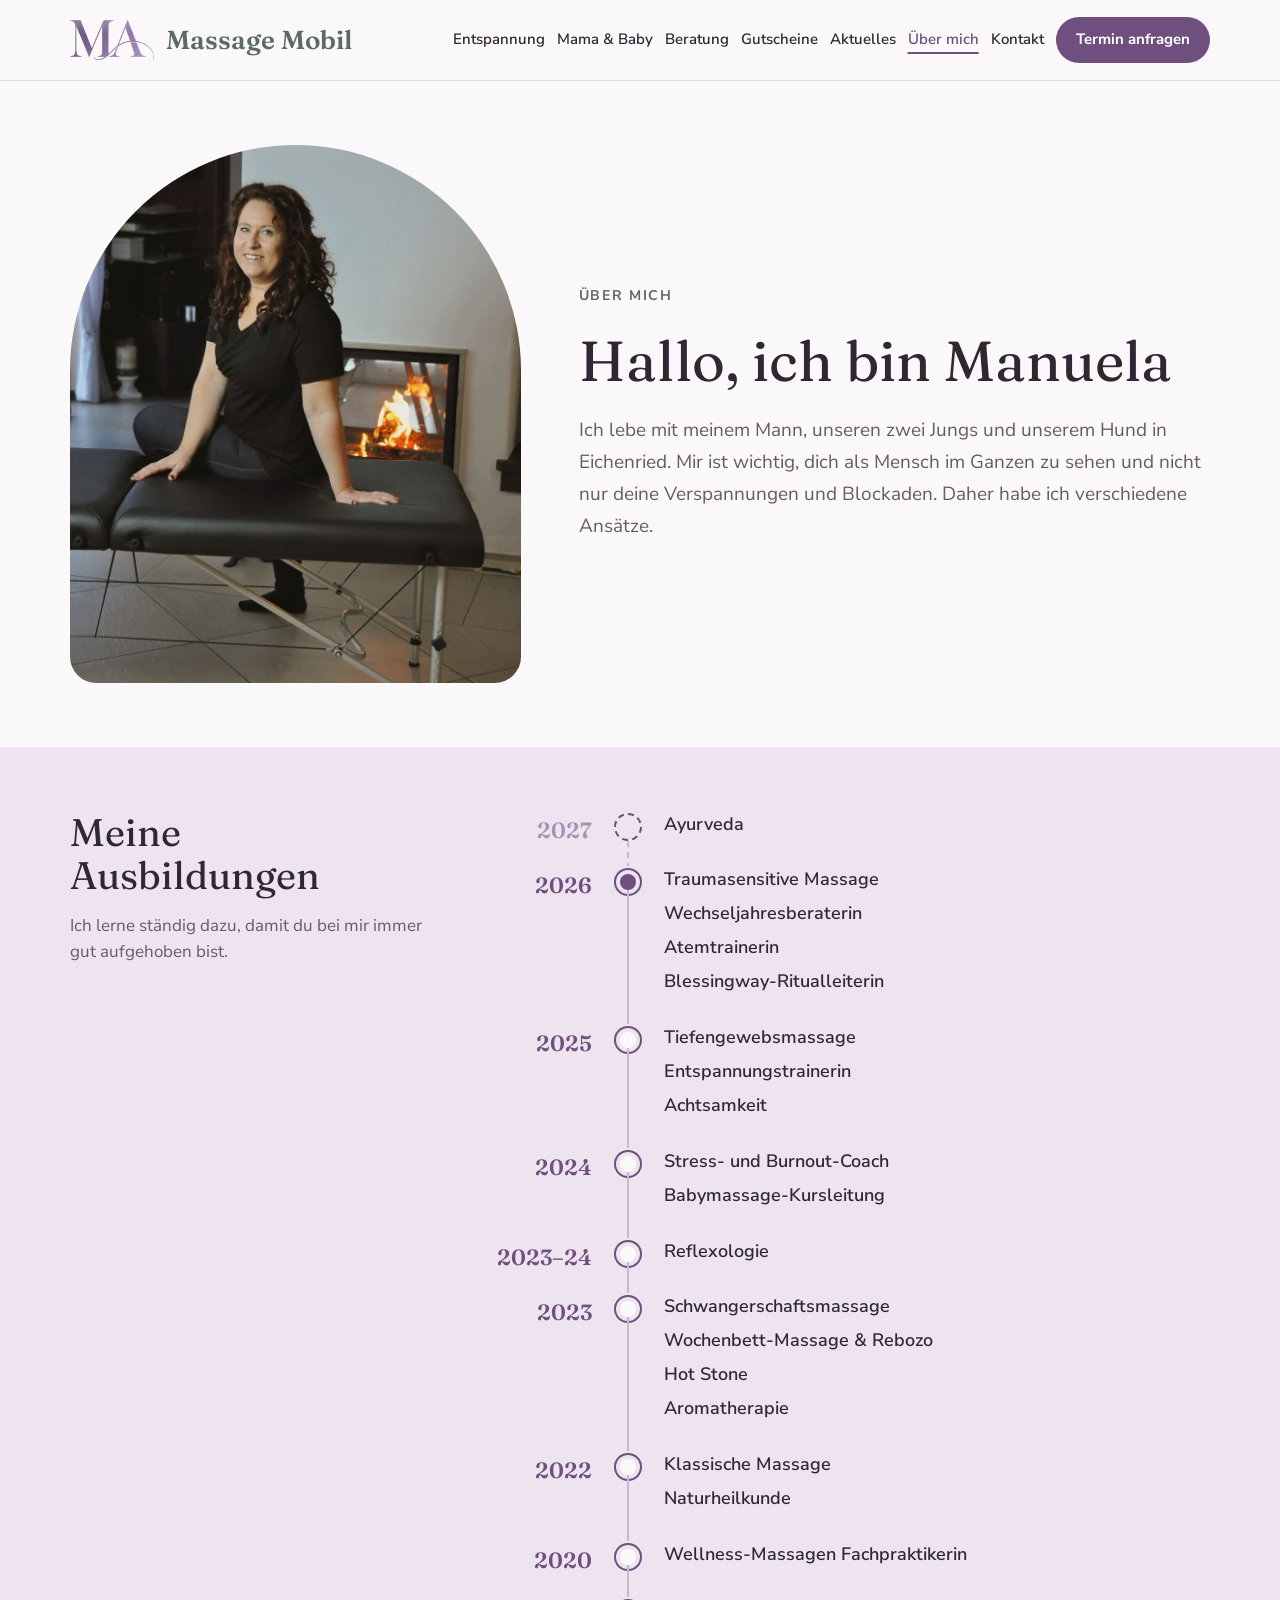
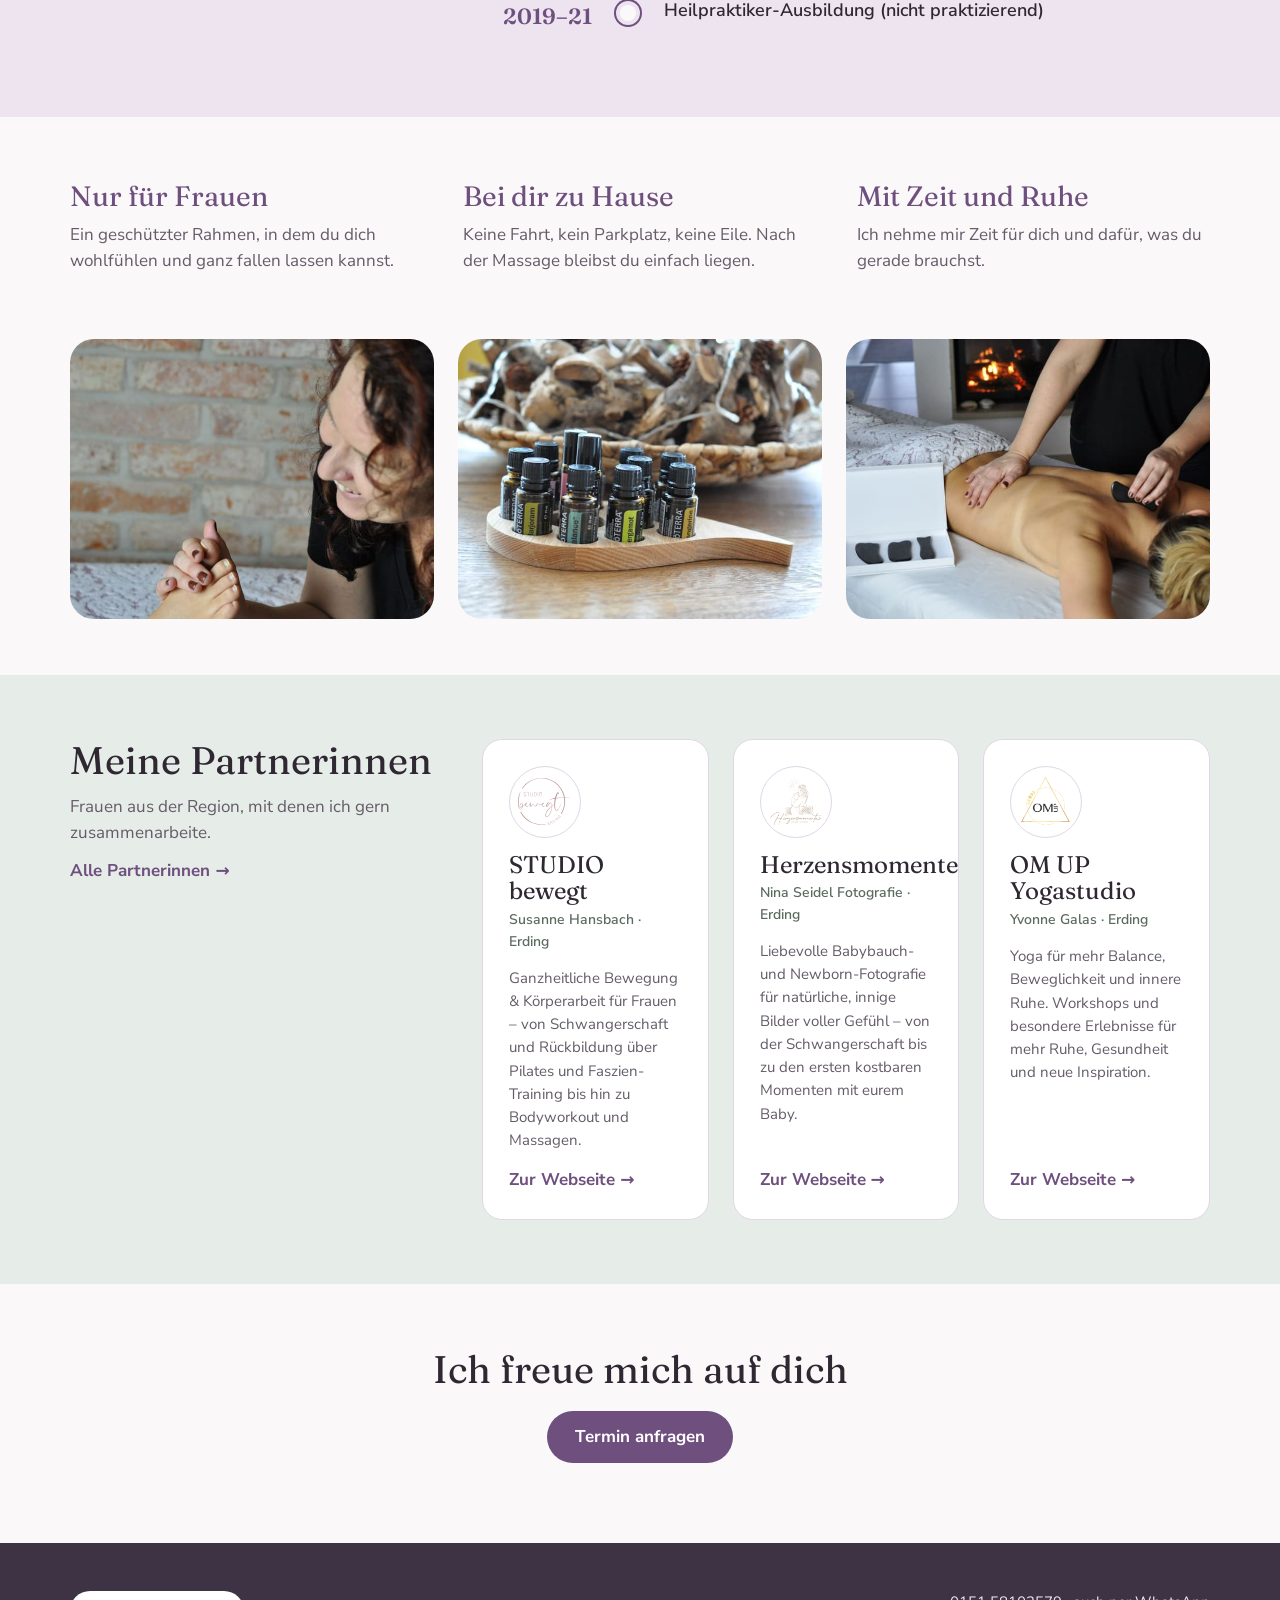
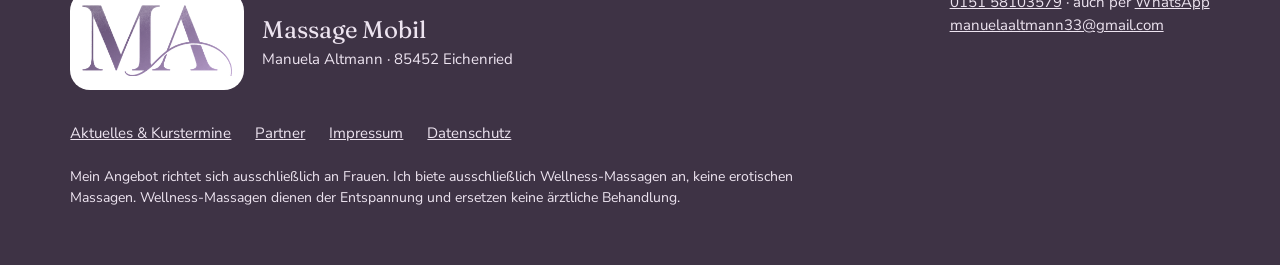
<file: ueber-mich.html>
<!doctype html>
<html lang="de">
<head>
<meta charset="utf-8">
<meta name="viewport" content="width=device-width, initial-scale=1">
<meta name="robots" content="noindex, nofollow">
<title>Über mich · Manuela Altmann · Massage Mobil</title>
<meta name="description" content="Manuela Altmann aus Eichenried: Wellness-Masseurin mit Ausbildungen in Schwangerschafts- und Wochenbettmassage, Hot Stone und Babymassage.">
<link rel="icon" type="image/png" sizes="192x192" href="bilder/favicon-192.png?v=a40c451e">
<link rel="apple-touch-icon" href="bilder/apple-touch-icon.png?v=20e45960">
<link rel="preload" href="fonts/fraunces-latin-400-normal.woff2" as="font" type="font/woff2" crossorigin>
<link rel="preload" href="fonts/nunito-sans-latin-400-normal.woff2" as="font" type="font/woff2" crossorigin>
<link rel="stylesheet" href="style.css?v=232ca239">
<link rel="canonical" href="https://www.massage-mobil.eu/ueber-mich.html">
<meta property="og:type" content="website">
<meta property="og:site_name" content="Massage Mobil">
<meta property="og:locale" content="de_DE">
<meta property="og:title" content="Über mich · Manuela Altmann · Massage Mobil">
<meta property="og:description" content="Manuela Altmann aus Eichenried: Wellness-Masseurin mit Ausbildungen in Schwangerschafts- und Wochenbettmassage, Hot Stone und Babymassage.">
<meta property="og:url" content="https://www.massage-mobil.eu/ueber-mich.html">
<meta property="og:image" content="https://www.massage-mobil.eu/bilder/manuela-liege.jpg">
<meta property="og:image:width" content="1400">
<meta property="og:image:height" content="933">
<meta property="og:image:alt" content="Manuela sitzt lächelnd auf ihrer Massageliege">
<meta name="twitter:card" content="summary_large_image">
<meta name="twitter:title" content="Über mich · Manuela Altmann · Massage Mobil">
<meta name="twitter:description" content="Manuela Altmann aus Eichenried: Wellness-Masseurin mit Ausbildungen in Schwangerschafts- und Wochenbettmassage, Hot Stone und Babymassage.">
<meta name="twitter:image" content="https://www.massage-mobil.eu/bilder/manuela-liege.jpg">
</head>
<body>
<a class="skip-link" href="#inhalt">Zum Inhalt springen</a>
<header class="site-header">
<div class="wrap">
<a class="logo" href="index.html"><img src="bilder/logo-ma-flieder-2x.png?v=e991f723" alt="" width="84" height="40" decoding="async"><span class="logo-txt"><b>Massage Mobil</b></span></a>
<button class="menu-btn" type="button" aria-label="Menü öffnen" aria-expanded="false" aria-controls="nav"><svg width="22" height="22" viewBox="0 0 24 24" fill="none" stroke="currentColor" stroke-width="2" stroke-linecap="round" aria-hidden="true"><path d="M4 7h16M4 12h16M4 17h16"/></svg></button>
<nav class="nav" id="nav" aria-label="Hauptmenü">
<a href="entspannung.html">Entspannung</a>
<a href="mama-baby.html">Mama &amp; Baby</a>
<a href="beratung.html">Beratung</a>
<a href="gutscheine.html">Gutscheine</a>
<a href="aktuelles.html">Aktuelles</a>
<a href="ueber-mich.html" aria-current="page">Über mich</a>
<a href="kontakt.html">Kontakt</a>
<a class="btn btn-primary" href="kontakt.html">Termin anfragen</a>
</nav>
</div>
</header>
<main id="inhalt" tabindex="-1">

<section class="wrap section hero-split hero-split-5-7">
<img class="pic pic-arch hero-img h-hero-l pos-35" src="bilder/manuela-liege.jpg?v=34913e61" alt="Manuela sitzt lächelnd auf ihrer Massageliege" width="933" height="1400" decoding="async">
<div class="stack gap-22">
<div class="kicker">Über mich</div>
<h1>Hallo, ich bin Manuela</h1>
<p class="muted text-intro">Ich lebe mit meinem Mann, unseren zwei Jungs und unserem Hund in Eichenried. Mir ist wichtig, dich als Mensch im Ganzen zu sehen und nicht nur deine Verspannungen und Blockaden. Daher habe ich verschiedene Ansätze.</p>
</div>
</section>
<section class="bg-soft"><div class="wrap section split">
<div class="stack gap-16"><h2>Meine Ausbildungen</h2><p class="muted">Ich lerne ständig dazu, damit du bei mir immer gut aufgehoben bist.</p></div>
<ol class="timeline">
<li class="geplant"><div class="year">2027</div><div class="axis"><div class="dot"></div></div><div class="courses"><div>Ayurveda<span class="sr-only"> (geplant)</span></div></div></li>
<li class=" aktuell"><div class="year">2026</div><div class="axis"><div class="dot"></div></div><div class="courses"><div>Traumasensitive Massage</div><div>Wechseljahresberaterin</div><div>Atemtrainerin</div><div>Blessingway-Ritualleiterin</div></div></li>
<li class=""><div class="year">2025</div><div class="axis"><div class="dot"></div></div><div class="courses"><div>Tiefengewebsmassage</div><div>Entspannungstrainerin</div><div>Achtsamkeit</div></div></li>
<li class=""><div class="year">2024</div><div class="axis"><div class="dot"></div></div><div class="courses"><div>Stress- und Burnout-Coach</div><div>Babymassage-Kursleitung</div></div></li>
<li class=""><div class="year">2023–24</div><div class="axis"><div class="dot"></div></div><div class="courses"><div>Reflexologie</div></div></li>
<li class=""><div class="year">2023</div><div class="axis"><div class="dot"></div></div><div class="courses"><div>Schwangerschaftsmassage</div><div>Wochenbett-Massage &amp; Rebozo</div><div>Hot Stone</div><div>Aromatherapie</div></div></li>
<li class=""><div class="year">2022</div><div class="axis"><div class="dot"></div></div><div class="courses"><div>Klassische Massage</div><div>Naturheilkunde</div></div></li>
<li class=""><div class="year">2020</div><div class="axis"><div class="dot"></div></div><div class="courses"><div>Wellness-Massagen Fachpraktikerin</div></div></li>
<li class=""><div class="year">2019–21</div><div class="axis"><div class="dot"></div></div><div class="courses"><div>Heilpraktiker-Ausbildung (nicht praktizierend)</div></div></li>
</ol>
</div></section>
<section class="wrap section grid-3 gap-40">
<div class="stack gap-10"><h3 class="value-title">Nur für Frauen</h3><p class="muted">Ein geschützter Rahmen, in dem du dich wohlfühlen und ganz fallen lassen kannst.</p></div>
<div class="stack gap-10"><h3 class="value-title">Bei dir zu Hause</h3><p class="muted">Keine Fahrt, kein Parkplatz, keine Eile. Nach der Massage bleibst du einfach liegen.</p></div>
<div class="stack gap-10"><h3 class="value-title">Mit Zeit und Ruhe</h3><p class="muted">Ich nehme mir Zeit für dich und dafür, was du gerade brauchst.</p></div>
</section>
<section class="wrap grid-3 gallery pb-56">
<img class="pic pos-40" src="bilder/manuela-fussmassage-klein.jpg?v=247e641f" alt="Manuela bei einer Fußmassage" width="720" height="1084" loading="lazy" decoding="async">
<img class="pic" src="bilder/oele-holzstaender-klein.jpg?v=358dae76" alt="Ätherische Öle in einem Holzständer" width="720" height="478" loading="lazy" decoding="async">
<img class="pic" src="bilder/steine-kamin-klein.jpg?v=2a3cf377" alt="Massage mit warmen Steinen" width="720" height="478" loading="lazy" decoding="async">
</section>
<section class="bg-soft2"><div class="wrap section split">
<div class="stack gap-12"><h2>Meine Partnerinnen</h2><p class="muted">Frauen aus der Region, mit denen ich gern zusammenarbeite.</p><a class="more" href="partner.html">Alle Partnerinnen →</a></div>
<div class="grid-3"><a class="card partner" href="https://studiobewegt.de/" target="_blank" rel="noopener"><div class="partner-logo"><img src="bilder/partner-studio-bewegt.svg?v=a8f05c6b" alt="" width="800" height="697" loading="lazy" decoding="async"></div><div class="stack gap-4"><h3 class="partner-name">STUDIO bewegt</h3><span class="partner-ort">Susanne Hansbach · Erding</span></div><p class="muted fs-15">Ganzheitliche Bewegung &amp; Körperarbeit für Frauen – von Schwangerschaft und Rückbildung über Pilates und Faszien-Training bis hin zu Bodyworkout und Massagen.</p><span class="more mt-auto">Zur Webseite →</span></a>
<a class="card partner" href="https://www.herzensmomente-ninaseidel.de/" target="_blank" rel="noopener"><div class="partner-logo"><img src="bilder/partner-herzensmomente.png?v=3a01ae92" alt="" width="200" height="200" loading="lazy" decoding="async"></div><div class="stack gap-4"><h3 class="partner-name">Herzensmomente</h3><span class="partner-ort">Nina Seidel Fotografie · Erding</span></div><p class="muted fs-15">Liebevolle Babybauch- und Newborn-Fotografie für natürliche, innige Bilder voller Gefühl – von der Schwangerschaft bis zu den ersten kostbaren Momenten mit eurem Baby.</p><span class="more mt-auto">Zur Webseite →</span></a>
<a class="card partner" href="https://www.om-up.de/" target="_blank" rel="noopener"><div class="partner-logo"><img src="bilder/partner-om-up.png?v=bedee753" alt="" width="200" height="200" loading="lazy" decoding="async"></div><div class="stack gap-4"><h3 class="partner-name">OM UP Yogastudio</h3><span class="partner-ort">Yvonne Galas · Erding</span></div><p class="muted fs-15">Yoga für mehr Balance, Beweglichkeit und innere Ruhe. Workshops und besondere Erlebnisse für mehr Ruhe, Gesundheit und neue Inspiration.</p><span class="more mt-auto">Zur Webseite →</span></a></div>
</div></section>
<section class="wrap section stack center pb-80">
<h2>Ich freue mich auf dich</h2>
<a class="btn btn-primary" href="kontakt.html">Termin anfragen</a>
</section>

</main>
<footer class="site-footer">
<div class="wrap">
<div class="top">
<div class="foot-brand"><span class="foot-mark"><img src="bilder/logo-ma-flieder-2x.png?v=e991f723" alt="" height="69" width="146" loading="lazy" decoding="async"></span><div><div class="name">Massage Mobil</div><div>Manuela Altmann · 85452 Eichenried</div></div></div>
<div><div><a href="tel:+4915158103579">0151 58103579</a> · auch per <a href="https://wa.me/4915158103579?text=Hallo%20Manuela%2C%20ich%20interessiere%20mich%20f%C3%BCr%20einen%20Massagetermin." target="_blank" rel="noopener">WhatsApp</a></div><div><a href="mailto:manuelaaltmann33@gmail.com">manuelaaltmann33@gmail.com</a></div></div>
<div class="foot-links"><a href="aktuelles.html">Aktuelles &amp; Kurstermine</a><a href="partner.html">Partner</a><a href="impressum.html">Impressum</a><a href="datenschutz.html">Datenschutz</a></div>
</div>
<p class="legal">Mein Angebot richtet sich ausschließlich an Frauen. Ich biete ausschließlich Wellness-Massagen an, keine erotischen Massagen. Wellness-Massagen dienen der Entspannung und ersetzen keine ärztliche Behandlung.</p>
</div>
</footer>
<div class="mobile-bar"><a class="btn btn-primary" href="https://wa.me/4915158103579?text=Hallo%20Manuela%2C%20ich%20interessiere%20mich%20f%C3%BCr%20einen%20Massagetermin." target="_blank" rel="noopener"><svg viewBox="0 0 24 24" fill="none" stroke="currentColor" stroke-width="2" stroke-linecap="round" stroke-linejoin="round" aria-hidden="true"><path d="M21 11.5a8.4 8.4 0 0 1-12.4 7.4L3 20l1.2-5.3A8.4 8.4 0 1 1 21 11.5z"/></svg>WhatsApp</a><a class="btn btn-outline" href="tel:+4915158103579"><svg viewBox="0 0 24 24" fill="none" stroke="currentColor" stroke-width="2" stroke-linecap="round" stroke-linejoin="round" aria-hidden="true"><path d="M22 16.9v3a2 2 0 0 1-2.2 2 19.8 19.8 0 0 1-8.6-3.1 19.5 19.5 0 0 1-6-6A19.8 19.8 0 0 1 2.1 4.2 2 2 0 0 1 4.1 2h3a2 2 0 0 1 2 1.7c.1.9.4 1.8.7 2.7a2 2 0 0 1-.5 2.1L8 9.8a16 16 0 0 0 6 6l1.3-1.3a2 2 0 0 1 2.1-.5c.9.3 1.8.6 2.7.7a2 2 0 0 1 1.7 2z"/></svg>Anrufen</a></div>
<script>
const b=document.querySelector('.menu-btn'),n=document.getElementById('nav');
const set=o=>{n.classList.toggle('open',o);b.setAttribute('aria-expanded',o);b.setAttribute('aria-label',o?'Menü schließen':'Menü öffnen')};
b.addEventListener('click',()=>set(!n.classList.contains('open')));
document.addEventListener('keydown',e=>{if(e.key==='Escape'&&n.classList.contains('open')){set(false);b.focus()}});
</script>
</body>
</html>
</file>
<file: style.css>
/* =====================================================================
   Aufbau: 1 Farben und Schriften · 2 Grundlagen · 3 Aufbau und Hilfsklassen
           4 Bausteine · 5 Handy und kleine Bildschirme
   ===================================================================== */

/* ---------- 1. Farben und Schriften ---------- */
/* Schriften liegen selbst gehostet in fonts/ (nur Latein, nur die benutzten Stärken) */
@font-face{font-family:'Fraunces';font-style:normal;font-weight:400;font-display:swap;src:url(fonts/fraunces-latin-400-normal.woff2) format('woff2')}
@font-face{font-family:'Fraunces';font-style:normal;font-weight:600;font-display:swap;src:url(fonts/fraunces-latin-600-normal.woff2) format('woff2')}
@font-face{font-family:'Nunito Sans';font-style:normal;font-weight:400;font-display:swap;src:url(fonts/nunito-sans-latin-400-normal.woff2) format('woff2')}
@font-face{font-family:'Nunito Sans';font-style:normal;font-weight:600;font-display:swap;src:url(fonts/nunito-sans-latin-600-normal.woff2) format('woff2')}
@font-face{font-family:'Nunito Sans';font-style:normal;font-weight:700;font-display:swap;src:url(fonts/nunito-sans-latin-700-normal.woff2) format('woff2')}

:root{
  --bg:#FBF8FA; --soft:#EDE4F0; --soft2:#E6ECE7; --main:#5C6B60; --btn:#6E4F7E;
  --text:#2F2833; --muted:#655C69; --line:#E1D6E6; --dark:#3E3345; --onDark:#EDE4F0;
  --white:#fff; --axis:#C9B6D1; --line-green:#C9D3CB;
  /* gelbe Markierungen für Manuela (nur Demo) */
  --note-bg:#FFF4C9; --note-text:#5A4500; --note-line:#E8C95A;
  /* PayPal-Knopf */
  --paypal:#FFC439; --paypal-text:#1F2A44;
  --serif:'Fraunces',Georgia,serif; --sans:'Nunito Sans',system-ui,sans-serif;
  --pad:clamp(20px,5.5vw,80px);
}

/* ---------- 2. Grundlagen ---------- */
*{box-sizing:border-box}
@media (prefers-reduced-motion:no-preference){html{scroll-behavior:smooth}}
body{margin:0;background:var(--bg);color:var(--text);font-family:var(--sans);font-size:17px;line-height:1.55;-webkit-font-smoothing:antialiased}
img{max-width:100%;display:block}
a{color:inherit}
a:hover{opacity:.85}
/* Sichtbarer Tastaturfokus */
:focus-visible{outline:3px solid var(--btn);outline-offset:3px;border-radius:4px}
.site-footer :focus-visible,.demo-bar :focus-visible{outline-color:var(--onDark)}
.btn-primary:focus-visible,.contact.primary:focus-visible{outline-color:var(--dark)}
main:focus{outline:none}
/* "Zum Inhalt springen": nur sichtbar, wenn per Tastatur angesteuert */
.skip-link{position:absolute;left:16px;top:-100px;z-index:100;background:var(--btn);color:var(--white);padding:12px 20px;border-radius:0 0 12px 12px;font-weight:700;text-decoration:none}
.skip-link:focus{top:0}
p{margin:0}
h1,h2,h3{font-family:var(--serif);font-weight:400;margin:0;line-height:1.12}
h1{font-size:clamp(34px,4.4vw,58px)}
h2{font-size:clamp(28px,3vw,42px)}
h3{font-size:clamp(22px,2vw,26px)}
.muted{color:var(--muted)}
.kicker{font-size:14px;font-weight:700;letter-spacing:.12em;text-transform:uppercase;color:var(--main)}
.lead{font-size:clamp(18px,1.6vw,21px);font-weight:600;color:var(--main);line-height:1.45}
.sr-only{position:absolute;width:1px;height:1px;overflow:hidden;clip:rect(0 0 0 0);white-space:nowrap}

/* ---------- 3. Aufbau und Hilfsklassen ---------- */
.wrap{padding-left:var(--pad);padding-right:var(--pad);max-width:1440px;margin:0 auto}
.section{padding-top:clamp(40px,5vw,72px);padding-bottom:clamp(40px,5vw,72px)}
.bg-soft{background:var(--soft)} .bg-soft2{background:var(--soft2)}
.stack{display:flex;flex-direction:column;gap:20px}
.center{text-align:center;align-items:center}
.bar{display:flex;justify-content:space-between;align-items:center;gap:24px;flex-wrap:wrap}

/* Raster */
.grid-2{display:grid;grid-template-columns:repeat(2,minmax(0,1fr));gap:clamp(32px,5vw,72px);align-items:center}
.grid-3{display:grid;grid-template-columns:repeat(3,minmax(0,1fr));gap:24px}
.grid-4{display:grid;grid-template-columns:repeat(4,minmax(0,1fr));gap:28px}
.grid-5{display:grid;grid-template-columns:repeat(5,minmax(0,1fr));gap:20px}
.split{display:grid;grid-template-columns:4fr 8fr;gap:48px}
.hero-split{display:grid;gap:clamp(32px,4.5vw,64px);align-items:center}
.hero-split-5-7{grid-template-columns:5fr 7fr}
.hero-split-7-5{grid-template-columns:7fr 5fr}

/* Abstände zwischen Elementen */
.gap-4{gap:4px} .gap-6{gap:6px} .gap-8{gap:8px} .gap-10{gap:10px} .gap-12{gap:12px} .gap-14{gap:14px}
.gap-16{gap:16px} .gap-18{gap:18px} .gap-20{gap:20px} .gap-22{gap:22px} .gap-24{gap:24px}
.gap-28{gap:28px} .gap-32{gap:32px} .gap-36{gap:36px} .gap-40{gap:40px}
/* Abstände um Abschnitte */
.pt-0{padding-top:0}
.pt-hero{padding-top:clamp(48px,6vw,88px)}
.pb-32{padding-bottom:32px} .pb-56{padding-bottom:56px} .pb-64{padding-bottom:64px} .pb-72{padding-bottom:72px} .pb-80{padding-bottom:80px}
.py-32{padding-top:32px;padding-bottom:32px}
.mt-8{margin-top:8px} .mt-32{margin-top:32px} .mt-auto{margin-top:auto}
.scroll-mt{scroll-margin-top:90px}
.band{padding-top:48px;padding-bottom:48px;border-bottom:1px solid var(--soft)}
/* Ausrichtung und Breite */
.items-start{align-items:start} .items-stretch{align-items:stretch}
.self-start{align-self:start}
.justify-center{justify-content:center}
.min-w-0{min-width:0}
.maxw-640{max-width:640px} .maxw-680{max-width:680px} .maxw-720{max-width:720px} .maxw-980{max-width:980px}
/* Schriftgrößen und Farben */
.fs-14{font-size:14px} .fs-15{font-size:15px} .fs-16{font-size:16px} .fs-18{font-size:18px}
.fs-19{font-size:19px} .fs-20{font-size:20px} .fs-22{font-size:22px}
.c-main{color:var(--main)} .c-btn{color:var(--btn)}
.text-intro{font-size:19px;line-height:1.7}
/* Überschriften in anderer Größe (die Ebene h1/h2/h3 richtet sich nach der Gliederung, nicht nach der Größe) */
.h1-md{font-size:clamp(32px,3.8vw,52px)}
.h1-lg{font-size:clamp(36px,4.4vw,60px)}
.h2-xs{font-size:clamp(26px,2.4vw,34px)}
.h2-sm{font-size:clamp(26px,2.6vw,36px)}
.h2-md{font-size:clamp(28px,2.7vw,38px)}
.h2-lg{font-size:clamp(32px,3.4vw,48px)}
.h3-md{font-size:clamp(22px,2vw,28px)}
.h3-lg{font-size:clamp(24px,2.3vw,32px)}

/* ---------- 4. Bausteine ---------- */

/* Demo-Leiste und Markierungen (nur Demo) */
.demo-bar{background:var(--dark);color:var(--onDark);font-size:14px;text-align:center;padding:8px 16px}
.demo-bar a{color:var(--onDark);font-weight:700}
.frage{background:var(--note-bg);color:var(--note-text);border-radius:6px;padding:1px 6px;font-weight:600;font-size:.95em;box-decoration-break:clone;-webkit-box-decoration-break:clone}
.hinweis{background:var(--note-bg);color:var(--note-text);border-radius:12px;padding:12px 16px;font-size:15px;font-weight:600;line-height:1.5}

/* Knöpfe und Links */
.btn{display:inline-flex;align-items:center;justify-content:center;gap:10px;min-height:52px;padding:0 26px;border-radius:999px;font-weight:700;font-size:17px;text-decoration:none;border:2px solid transparent;cursor:pointer}
.btn svg{width:20px;height:20px;flex-shrink:0}
.btn-primary{background:var(--btn);color:var(--white)}
.btn-outline{border-color:var(--main);color:var(--main)}
.btn-green{background:var(--main);color:var(--white)}
.btn-paypal{background:var(--paypal);color:var(--paypal-text)}
.btn-small{min-height:44px;font-size:15px;padding:0 20px}
.btns{display:flex;flex-wrap:wrap;gap:14px}
.more{font-weight:700;color:var(--btn);text-decoration:none}
.inline-link{color:var(--btn);font-weight:700;text-decoration:underline;text-underline-offset:3px}

/* Kopfzeile und Menü */
.site-header{position:sticky;top:0;z-index:20;background:var(--bg);border-bottom:1px solid var(--line)}
.site-header .wrap{display:flex;align-items:center;justify-content:space-between;gap:24px;min-height:80px}
.logo{display:flex;align-items:center;gap:12px;text-decoration:none;flex-shrink:0}
.logo img{height:40px;width:auto}
.logo-txt{display:flex;flex-direction:column;gap:2px;font-size:13px;color:var(--muted)}
.logo b{font-family:var(--serif);font-size:26px;font-weight:600;color:var(--main)}
.logo-txt b,.logo-txt span{white-space:nowrap}
.nav{display:flex;align-items:center;gap:clamp(10px,1.25vw,18px);font-weight:600;font-size:15px}
.nav a{text-decoration:none;white-space:nowrap}
.nav a[aria-current]{color:var(--btn);text-decoration:underline;text-underline-offset:8px;text-decoration-thickness:2px}
.nav .btn{min-height:46px;font-size:15px;padding:0 18px;text-decoration:none;color:var(--white)}
.nav a.nav-fragen{background:var(--note-bg);color:var(--note-text);border-radius:999px;padding:6px 10px;font-weight:700}
.nav a.nav-fragen[aria-current="page"]{box-shadow:inset 0 0 0 2px var(--note-line)}
.menu-btn{display:none;width:44px;height:44px;border:0;border-radius:12px;background:var(--soft2);color:var(--text);align-items:center;justify-content:center;cursor:pointer}

/* Menüleiste ab 1100 px: knapp gesetzt, damit sie neben das Logo passt. Der Schriftzug am Logo kommt dazu, sobald Platz ist
   (in der Demo erst ab 1440 px, weil dort der Menüpunkt "Offene Fragen" zusätzlich Platz braucht). */
@media (min-width:1100px){
  .nav{gap:clamp(8px,calc(1.25vw - 4px),14px)}
  .logo-txt{display:none}
}
@media (min-width:1280px){.logo-txt{display:flex}}
@media (min-width:1280px) and (max-width:1439px){.demo .logo-txt{display:none}}
@media (min-width:1360px){
  .nav,.nav .btn{font-size:16px}
  .nav .btn{padding:0 22px}
  .nav a.nav-fragen{padding:6px 14px}
}

/* Bilder mit Form und Höhe */
.pic{width:100%;object-fit:cover;border-radius:28px}
.pic-leaf{border-radius:28px 28px 200px 28px}
.pic-leaf-l{border-radius:200px 28px 28px 28px}
.pic-arch{border-radius:240px 240px 28px 28px}
.pic-portrait{border-radius:170px}
.h-hero-xl{height:clamp(300px,40vw,536px)}
.h-hero-l{height:clamp(380px,42vw,600px)}
.h-hero-m{height:clamp(260px,28vw,400px)}
.h-hero-s{height:clamp(240px,24vw,340px)}
.h-portrait{height:clamp(260px,24vw,340px)}
.h-side{height:clamp(340px,36vw,520px)}
.h-band{height:clamp(220px,22vw,300px)}
/* Bildausschnitt: Prozent von oben */
.pos-25{object-position:50% 25%} .pos-30{object-position:50% 30%} .pos-35{object-position:50% 35%}
.pos-40{object-position:50% 40%} .pos-45{object-position:50% 45%} .pos-54{object-position:50% 54%} .pos-60{object-position:50% 60%}
.gallery .pic{height:280px;border-radius:24px}
.logo-preview{width:200px;height:auto;background:var(--white);border-radius:20px;padding:20px 22px;box-sizing:content-box}

/* Karten */
.card{background:var(--white);border:1px solid var(--line);border-radius:20px;padding:26px;display:flex;flex-direction:column;gap:12px}
.card a{color:var(--btn);font-weight:700}
.card-plain{background:var(--bg);border:0}
.card-img{padding:0;overflow:hidden;text-decoration:none;color:var(--text)}
.card-img img{height:200px;width:100%;object-fit:cover}
.card-img .body{padding:26px;display:flex;flex-direction:column;gap:12px;flex-grow:1}
.card-img .row{display:flex;justify-content:space-between;align-items:center;margin-top:auto;padding-top:6px;font-weight:700}
.angebote .card-img img{height:180px}
.angebote .card-img .body{padding:22px}
.angebote .card-img .row{flex-wrap:wrap;gap:6px 12px}
.angebote h3{font-size:26px}
.angebote p{font-size:16px}
.card-img.card-occasion img{height:150px}
.card-img.card-occasion .body{padding:20px;gap:6px}
.card-occasion h3{font-size:22px}
.price-big{font-size:24px;color:var(--main)}
.tile{border-radius:20px;padding:26px;background:var(--soft2);display:flex;gap:18px;align-items:flex-start}
.tile .ico{width:52px;height:52px;flex-shrink:0;border-radius:999px;background:var(--bg);color:var(--main);display:flex;align-items:center;justify-content:center}
.tile .ico svg{width:24px;height:24px}
.tile-title{font-size:22px;font-weight:600;margin-bottom:6px}
.value-title{font-size:28px;color:var(--btn)}
.panel{border-radius:24px;padding:clamp(24px,3vw,40px)}
.cta-box{border-radius:28px;padding:clamp(28px,3.4vw,48px)}

/* Preise, Chips, Schritte, Fragen */
.prices{border-top:1px solid var(--soft);padding-top:8px;display:flex;flex-direction:column;gap:6px}
.prices div{display:flex;justify-content:space-between;gap:12px}
.prices b{color:var(--main)}
.chips{display:flex;flex-wrap:wrap;gap:10px}
.chip{padding:8px 16px;border-radius:999px;background:var(--bg);font-weight:600;font-size:15px;text-decoration:none}
.chip-soft{background:var(--soft2)}
.step{display:flex;flex-direction:column;gap:12px}
.step-row{flex-direction:row;gap:18px;align-items:flex-start}
.num{width:52px;height:52px;flex-shrink:0;border-radius:999px;background:var(--main);color:var(--white);display:flex;align-items:center;justify-content:center;font-family:var(--serif);font-size:22px}
.faq{display:grid;grid-template-columns:repeat(2,minmax(0,1fr));gap:8px 48px}
.faq > div{padding:18px 0;border-top:1px solid var(--line);display:flex;flex-direction:column;gap:6px}
.faq b{font-size:18px}
.liste{margin:6px 0 0;padding-left:20px;display:flex;flex-direction:column;gap:4px}
.hinweise{gap:28px 48px;align-items:start}
.note-item{padding-top:20px;border-top:2px solid var(--soft)}

/* Bewertungen */
.reviews-head{display:flex;justify-content:space-between;align-items:baseline;flex-wrap:wrap;gap:12px}
.review-score{display:flex;align-items:center;gap:10px}
.stars{color:var(--btn);letter-spacing:2px}
.review{margin:0;padding:26px;border-radius:20px;background:var(--bg);display:flex;flex-direction:column;gap:14px}
.review figcaption{font-size:15px;color:var(--muted)}
.review-top{display:flex;justify-content:space-between;align-items:center;gap:12px;flex-wrap:wrap}
.review-thema{font-size:13px;font-weight:700;letter-spacing:.06em;text-transform:uppercase;color:var(--main)}
.review-text{font-family:var(--serif);font-size:19px;line-height:1.45}

/* Zeitachse der Ausbildungen */
.timeline{list-style:none;margin:0;padding:0}
.timeline li{display:grid;grid-template-columns:110px 32px minmax(0,1fr);column-gap:20px}
.timeline .year{font-family:var(--serif);font-size:22px;font-weight:600;color:var(--btn);text-align:right;padding-top:2px}
.timeline .axis{display:flex;flex-direction:column;align-items:center}
.timeline .axis::after{content:"";width:2px;flex-grow:1;background:var(--axis)}
.timeline li:last-child .axis::after{background:transparent}
.timeline .dot{width:16px;height:16px;margin-top:8px;border-radius:999px;background:var(--bg);box-shadow:0 0 0 4px var(--soft),0 0 0 6px var(--btn);flex-shrink:0}
.timeline li.aktuell .dot{background:var(--btn)}
.timeline .courses{padding-bottom:28px;display:flex;flex-direction:column;gap:6px;font-size:18px;font-weight:600}
/* geplante, noch nicht abgeschlossene Ausbildung */
.timeline li.geplant .dot{width:28px;height:28px;margin-top:2px;background:var(--soft);box-shadow:none;border:2px dashed var(--btn)}
.timeline li.geplant .year{opacity:.55}
.timeline li.geplant .axis::after{background:repeating-linear-gradient(to bottom,var(--axis) 0 6px,transparent 6px 11px)}

/* Kontakt-Karten, Unterlagen, PayPal */
.contact{display:flex;flex-direction:column;gap:12px;padding:30px;border-radius:24px;background:var(--white);border:1px solid var(--line);text-decoration:none;color:var(--text)}
.contact svg{width:32px;height:32px;stroke:var(--main)}
.contact .t{font-family:var(--serif);font-size:28px}
.contact.primary{background:var(--btn);border-color:var(--btn);color:var(--white)}
.contact.primary svg{stroke:var(--white)}
.doc{display:flex;align-items:center;gap:18px;padding:18px 20px;border-radius:18px;background:var(--bg)}
.doc .stack{flex:1}
.doc-ico{width:48px;height:56px;flex-shrink:0;border-radius:8px;border:2px solid var(--main);color:var(--main);font-size:12px;font-weight:700;display:flex;align-items:flex-end;justify-content:center;padding-bottom:8px}
.paypal{display:flex;justify-content:space-between;align-items:center;gap:24px;flex-wrap:wrap;padding:28px;border-radius:20px;background:var(--bg);border:1px solid var(--line)}
.paypal .stack{max-width:560px}

/* Aktuelles */
.news{display:grid;grid-template-columns:180px minmax(0,1fr);gap:28px;padding:26px;border-radius:20px;background:var(--white);border:1px solid var(--line)}
.news-date{display:flex;flex-direction:column;gap:10px;align-items:flex-start}
.news-date b{font-family:var(--serif);font-weight:600;font-size:20px;color:var(--btn);line-height:1.3}
.news-tag{font-size:12px;font-weight:700;letter-spacing:.12em;text-transform:uppercase;color:var(--main);background:var(--soft2);padding:4px 10px;border-radius:999px}
.news-title{font-size:clamp(22px,2vw,26px)}
.news-ort{font-weight:600;color:var(--main);font-size:15px}

/* Beratung */
.fakten{display:flex;flex-direction:column;gap:14px;padding:22px;border-radius:20px;background:var(--bg);border:1px solid var(--line);margin-top:8px}
.fakten div{display:flex;flex-direction:column;gap:2px}
.fakten span{font-size:15px}
.prosa{gap:18px;max-width:680px;min-width:0}
.prosa p{font-size:18px;line-height:1.7;color:var(--muted)}
.prosa h3{font-size:22px;margin-top:6px}
.haken{list-style:none;margin:0;padding:0;display:grid;grid-template-columns:repeat(2,minmax(0,1fr));gap:10px 24px}
.haken li{position:relative;padding-left:28px;font-size:16px;line-height:1.5}
.haken li::before{content:"";position:absolute;left:2px;top:.35em;width:14px;height:8px;border-left:2px solid var(--main);border-bottom:2px solid var(--main);transform:rotate(-45deg)}
.ab2027{display:inline-block;align-self:flex-start;background:var(--soft2);color:var(--main);font-weight:700;border-radius:999px;padding:4px 14px}

/* Partner */
.partner{text-decoration:none;color:var(--text);gap:14px}
.partner-name{font-size:24px}
.partner-logo{width:72px;height:72px;border-radius:999px;background:var(--white);color:var(--btn);display:flex;align-items:center;justify-content:center;font-family:var(--serif);font-size:24px;font-weight:600;border:1px solid var(--line);overflow:hidden;padding:8px}
.partner-logo img{width:100%;height:100%;object-fit:contain}
.partner-ort{font-size:14px;font-weight:600;color:var(--main)}

/* Offene Fragen (nur Demo) */
.todo{margin:0;padding:0;list-style:none;counter-reset:todo;display:flex;flex-direction:column}
.todo li{counter-increment:todo;display:grid;grid-template-columns:40px minmax(0,1fr) auto;gap:16px;align-items:start;padding:16px 0;border-top:1px solid var(--line)}
.todo li::before{content:counter(todo);width:32px;height:32px;border-radius:999px;background:var(--note-bg);color:var(--note-text);font-weight:700;display:flex;align-items:center;justify-content:center;font-size:15px}
.todo-info li::before{content:"i";background:var(--soft2);color:var(--main);font-family:var(--serif);font-style:italic}
.todo .more{white-space:nowrap;font-size:15px;padding-top:2px}

/* Impressum und Datenschutz */
.legal-card{background:var(--white);border:1px solid var(--line);border-radius:24px;padding:clamp(24px,3.5vw,48px);display:flex;flex-direction:column;gap:14px;min-width:0}
.legal-card p,.legal-card li{font-size:16px;line-height:1.7;color:var(--muted);overflow-wrap:anywhere}
.legal-card strong{color:var(--text)}
.legal-card.imp p:first-child{font-family:var(--serif);font-size:26px;line-height:1.25;color:var(--text)}
.legal-card.imp p:nth-child(2){font-weight:700;color:var(--text)}
.legal-card.imp p:nth-last-child(-n+2){font-size:14px;line-height:1.6;padding-top:14px;border-top:1px solid var(--soft)}
.legal-card.imp p:last-child{border-top:0;padding-top:0}
.legal-card h2{scroll-margin-top:96px;font-size:clamp(24px,2.2vw,30px);margin-top:28px;padding-top:28px;border-top:1px solid var(--line)}
.legal-card h2:first-of-type{margin-top:12px}
.legal-card h3{font-size:21px;color:var(--main);margin-top:10px}
.legal-card h4{font-family:var(--sans);font-size:13px;font-weight:700;letter-spacing:.12em;text-transform:uppercase;color:var(--main);margin:10px 0 0}
.legal-card ul{margin:0;padding-left:0;list-style:none;display:flex;flex-direction:column;gap:8px}
.legal-card li{position:relative;padding-left:22px}
.legal-card li::before{content:"";position:absolute;left:4px;top:.72em;width:7px;height:7px;border-radius:999px;background:var(--btn)}
.legal-card ul ul{margin-top:8px}
.legal-card ul ul li::before{background:transparent;box-shadow:inset 0 0 0 1.5px var(--btn)}
.legal-toc{display:flex;flex-direction:column;gap:14px;align-self:start;position:sticky;top:110px}
.legal-toc nav{display:flex;flex-direction:column;margin-top:8px;border-left:2px solid var(--line-green)}
.legal-toc nav a{padding:8px 0 8px 16px;text-decoration:none;font-weight:600;font-size:15px;color:var(--muted)}
.legal-toc nav a:hover{color:var(--btn)}
.legal-note{font-size:14px;padding-top:24px;padding-bottom:40px}

/* Fußzeile */
.site-footer{background:var(--dark);color:var(--onDark);padding:48px 0 56px;font-size:15px}
.site-footer .top{display:flex;justify-content:space-between;gap:32px;flex-wrap:wrap;margin-bottom:20px}
.site-footer .name{font-family:var(--serif);font-size:24px}
.site-footer .legal{font-size:14px;max-width:760px}
.site-footer .frage{font-size:14px}
.foot-brand{display:flex;align-items:center;gap:18px}
.foot-brand img{width:auto;height:auto;max-width:150px}
.foot-mark{display:inline-block;line-height:0;background:var(--white);border-radius:20px;padding:14px 12px}
.foot-links{display:flex;flex-wrap:wrap;gap:12px 24px}

/* Leiste am Handy (erst im Handy-Teil sichtbar) */
.mobile-bar{display:none}

/* ---------- 5. Handy und kleine Bildschirme ---------- */

/* Menü: Hamburger statt Menüleiste (EIN Umbruchpunkt für das Menü) */
@media (max-width:1099px){
  .menu-btn{display:flex}
  .nav{display:none;position:absolute;left:0;right:0;top:100%;background:var(--bg);border-bottom:1px solid var(--line);flex-direction:column;align-items:stretch;gap:0;padding:8px var(--pad) 20px}
  .nav.open{display:flex}
  .nav a{padding:14px 0;border-bottom:1px solid var(--line);font-size:18px}
  .nav .btn{margin-top:14px;border-bottom:0}
  .nav a.nav-fragen{border-radius:12px;padding:14px 14px;margin-top:8px;border-bottom:0}
}
@media (max-width:1100px){
  .angebote{grid-template-columns:repeat(2,minmax(0,1fr))}
}
@media (max-width:960px){
  .site-header .wrap{min-height:66px}
  .grid-2,.split,.hero-split{grid-template-columns:1fr}
  .grid-3{grid-template-columns:1fr}
  .grid-4{grid-template-columns:repeat(2,minmax(0,1fr))}
  .grid-5{grid-template-columns:repeat(2,minmax(0,1fr))}
  .faq{grid-template-columns:1fr}
  .hinweise{grid-template-columns:1fr}
  .hero-img{order:-1}
  .pic-leaf{border-radius:24px 24px 120px 24px}
  .pic-arch{border-radius:180px 180px 24px 24px}
  .legal-toc{position:static}
  .mobile-bar{display:grid;grid-template-columns:1fr 1fr;gap:10px;position:fixed;left:0;right:0;bottom:0;z-index:30;padding:12px 16px calc(12px + env(safe-area-inset-bottom));background:var(--bg);border-top:1px solid var(--line);box-shadow:0 -6px 20px rgba(0,0,0,.06)}
  .mobile-bar .btn{min-height:50px;font-size:16px}
  body{padding-bottom:80px}
}
@media (max-width:560px){
  .grid-4,.grid-5,.angebote{grid-template-columns:1fr}
  .timeline li{grid-template-columns:72px 28px minmax(0,1fr);column-gap:12px}
  .timeline .year{font-size:18px}
  .timeline .courses{font-size:16px}
  .btns .btn{width:100%}
  .news{grid-template-columns:1fr;gap:14px;padding:22px}
  .haken{grid-template-columns:1fr}
  .todo li{grid-template-columns:36px minmax(0,1fr)}
  .todo .more{grid-column:2}
  .doc{flex-wrap:wrap}
}
</file>
